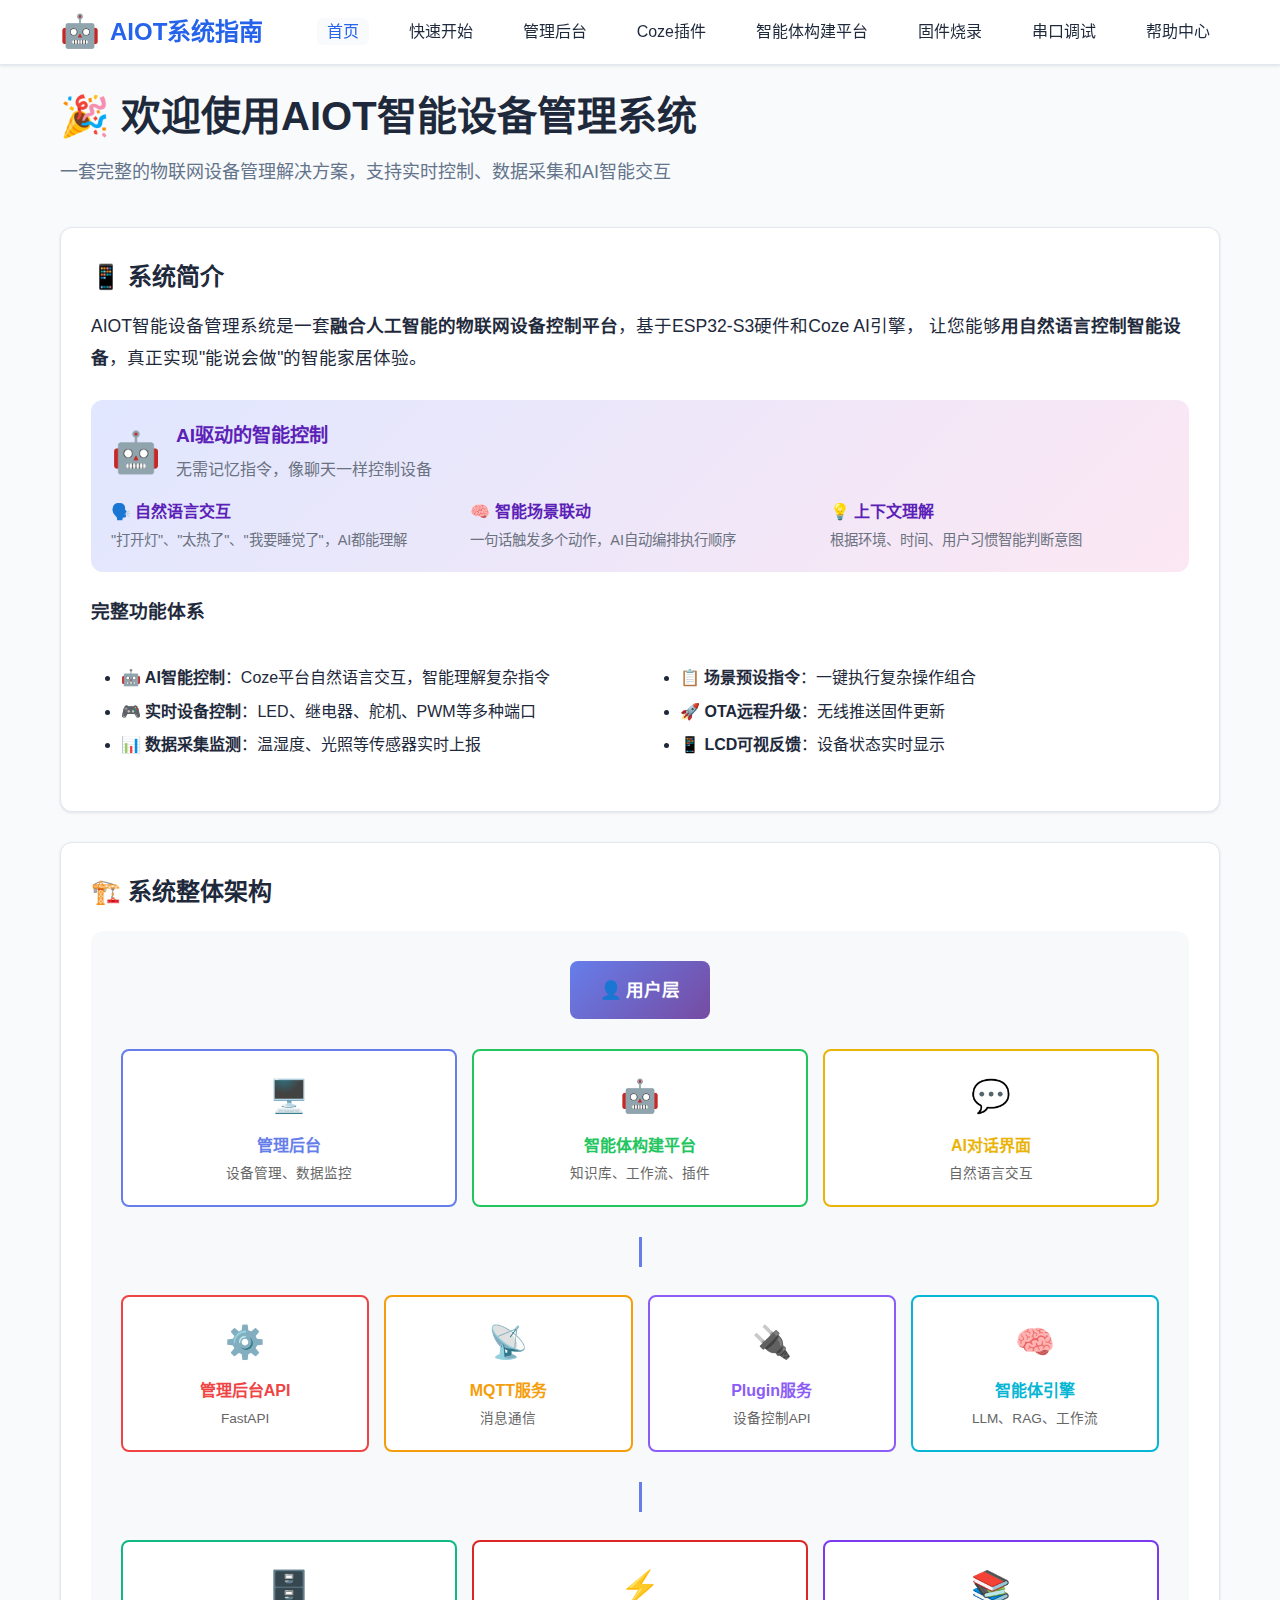
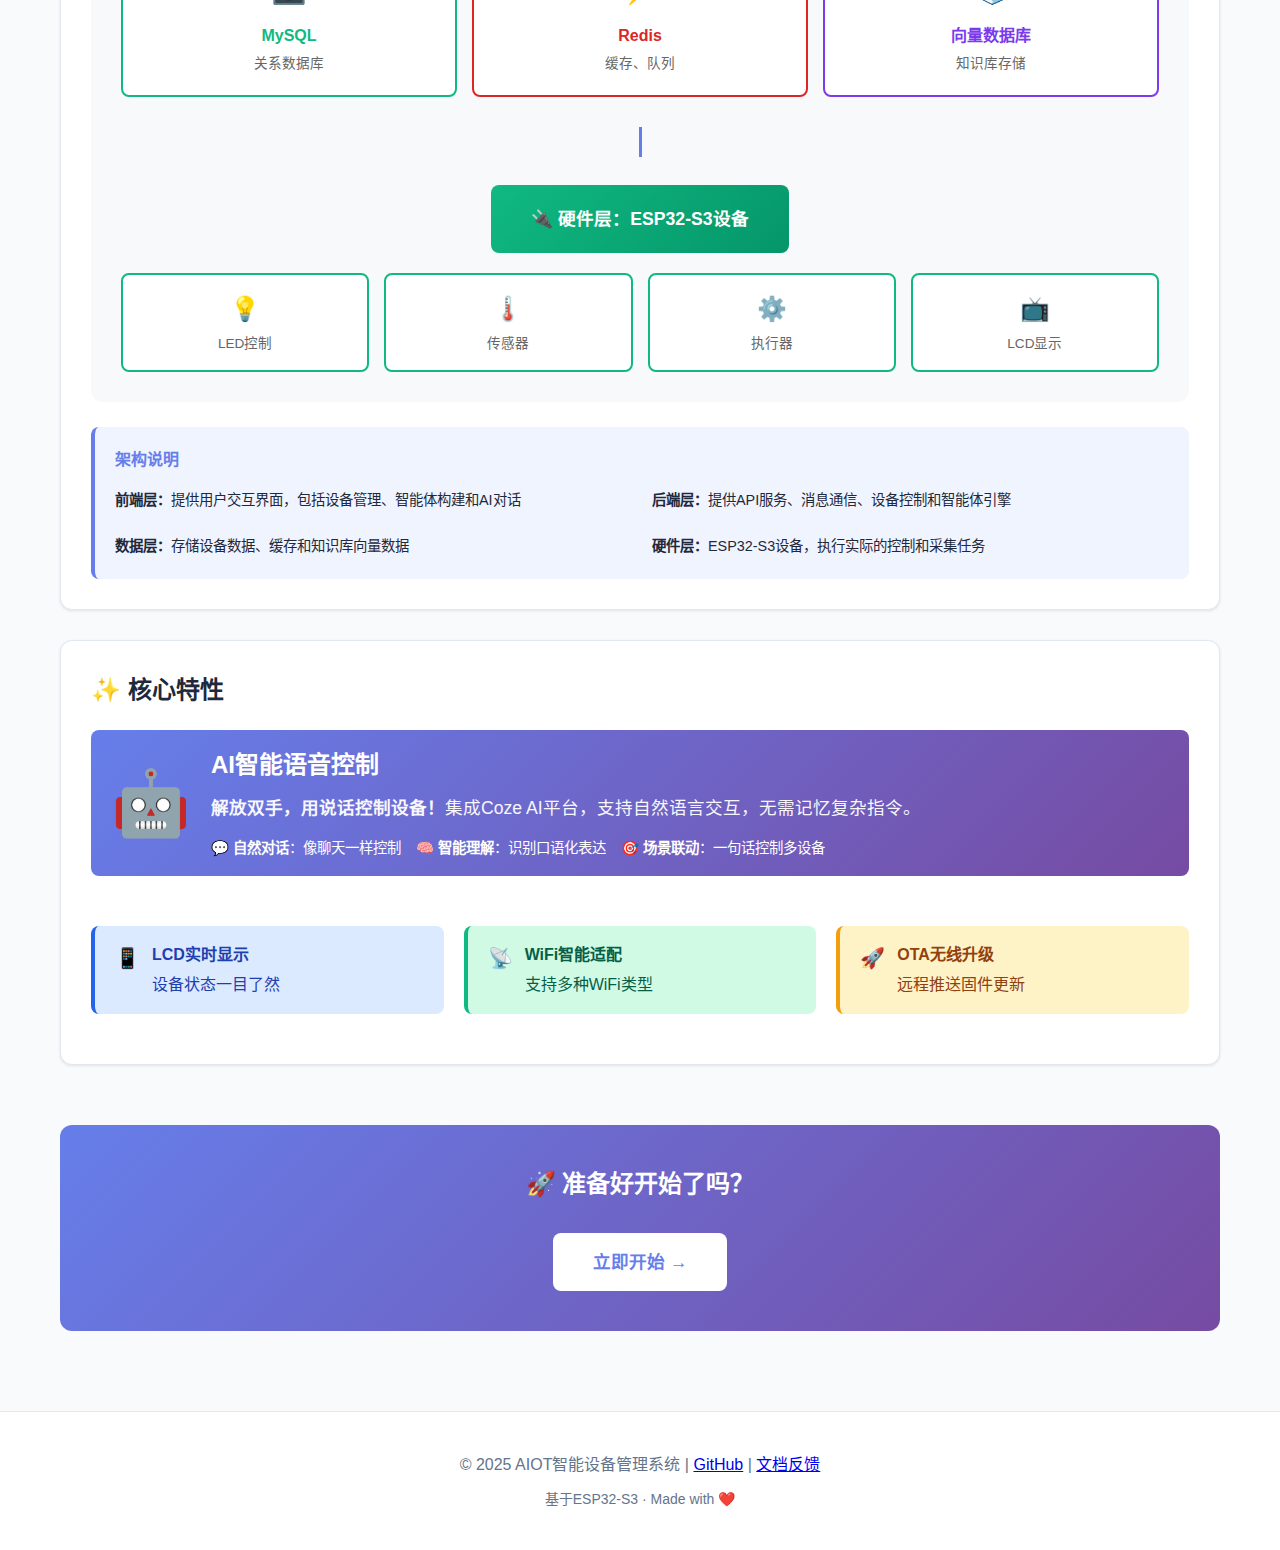
<file: docs/index.html>
<!DOCTYPE html>
<html lang="zh-CN">
<head>
    <meta charset="UTF-8">
    <meta name="viewport" content="width=device-width, initial-scale=1.0">
    <title>AIOT系统使用指南 - 首页</title>
    <meta name="description" content="AIOT智能设备管理系统完整使用指南，从入门到精通">
    <link rel="stylesheet" href="css/style.css">
</head>
<body>
    <!-- 导航栏 -->
    <nav class="navbar">
        <div class="nav-container">
            <a href="index.html" class="logo">
                <span class="logo-icon">🤖</span>
                <span>AIOT系统指南</span>
            </a>
            <button class="menu-toggle">☰</button>
            <ul class="nav-menu">
                <li><a href="index.html" class="active">首页</a></li>
                <li><a href="quick-start.html">快速开始</a></li>
                <li><a href="admin-panel.html">管理后台</a></li>
                <li><a href="ai-control.html">Coze插件</a></li>
                <li><a href="ai-creation.html">智能体构建平台</a></li>
                <li><a href="firmware-flash.html">固件烧录</a></li>
                <li><a href="serial-monitor.html">串口调试</a></li>
                <li><a href="troubleshooting.html">帮助中心</a></li>
            </ul>
        </div>
    </nav>

    <!-- 主内容 -->
    <div class="main-container">
        <!-- 页面头部 -->
        <div class="page-header fade-in">
            <h1 class="page-title">🎉 欢迎使用AIOT智能设备管理系统</h1>
            <p class="page-description">
                一套完整的物联网设备管理解决方案，支持实时控制、数据采集和AI智能交互
            </p>
        </div>

        <!-- 系统简介 -->
        <div class="card fade-in">
            <h2 class="card-title">📱 系统简介</h2>
            <div class="card-content">
                <p style="font-size: 1.1rem; line-height: 1.8; margin-bottom: 25px;">
                    AIOT智能设备管理系统是一套<strong>融合人工智能的物联网设备控制平台</strong>，基于ESP32-S3硬件和Coze AI引擎，
                    让您能够<strong>用自然语言控制智能设备</strong>，真正实现"能说会做"的智能家居体验。
                </p>
                
                <div style="background: linear-gradient(135deg, #e0e7ff 0%, #fce7f3 100%); padding: 20px; border-radius: 12px; margin-bottom: 25px;">
                    <div style="display: flex; align-items: center; gap: 15px; margin-bottom: 15px;">
                        <span style="font-size: 2.5rem;">🤖</span>
                        <div>
                            <div style="font-size: 1.2rem; font-weight: 600; color: #5b21b6;">AI驱动的智能控制</div>
                            <div style="color: #6b7280; margin-top: 5px;">无需记忆指令，像聊天一样控制设备</div>
                        </div>
                    </div>
                    <div style="display: flex; gap: 20px; flex-wrap: wrap;">
                        <div style="flex: 1; min-width: 200px;">
                            <strong style="color: #5b21b6;">🗣️ 自然语言交互</strong>
                            <p style="margin: 5px 0 0 0; font-size: 0.9rem; color: #6b7280;">
                                "打开灯"、"太热了"、"我要睡觉了"，AI都能理解
                            </p>
                        </div>
                        <div style="flex: 1; min-width: 200px;">
                            <strong style="color: #5b21b6;">🧠 智能场景联动</strong>
                            <p style="margin: 5px 0 0 0; font-size: 0.9rem; color: #6b7280;">
                                一句话触发多个动作，AI自动编排执行顺序
                            </p>
                        </div>
                        <div style="flex: 1; min-width: 200px;">
                            <strong style="color: #5b21b6;">💡 上下文理解</strong>
                            <p style="margin: 5px 0 0 0; font-size: 0.9rem; color: #6b7280;">
                                根据环境、时间、用户习惯智能判断意图
                            </p>
                        </div>
                    </div>
                </div>
                
                <h3 style="margin-bottom: 15px;">完整功能体系</h3>
                <div class="grid grid-2">
                    <ul>
                        <li><strong>🤖 AI智能控制</strong>：Coze平台自然语言交互，智能理解复杂指令</li>
                        <li><strong>🎮 实时设备控制</strong>：LED、继电器、舵机、PWM等多种端口</li>
                        <li><strong>📊 数据采集监测</strong>：温湿度、光照等传感器实时上报</li>
                    </ul>
                    <ul>
                        <li><strong>📋 场景预设指令</strong>：一键执行复杂操作组合</li>
                        <li><strong>🚀 OTA远程升级</strong>：无线推送固件更新</li>
                        <li><strong>📱 LCD可视反馈</strong>：设备状态实时显示</li>
                    </ul>
                </div>
            </div>
        </div>

        <!-- 系统架构 -->
        <div class="card fade-in">
            <h2 class="card-title">🏗️ 系统整体架构</h2>
            <div class="card-content">
                <div style="overflow-x: auto; margin: 20px 0;">
                    <div style="min-width: 800px; padding: 30px; background: #f8f9fa; border-radius: 12px;">
                        <!-- 用户层 -->
                        <div style="text-align: center; margin-bottom: 30px;">
                            <div style="display: inline-block; padding: 15px 30px; background: linear-gradient(135deg, #667eea 0%, #764ba2 100%); color: white; border-radius: 8px; font-weight: 600; font-size: 1.1rem;">
                                👤 用户层
                            </div>
                        </div>

                        <!-- 前端应用层 -->
                        <div style="display: grid; grid-template-columns: repeat(3, 1fr); gap: 15px; margin-bottom: 30px;">
                            <div style="background: white; border: 2px solid #667eea; border-radius: 8px; padding: 20px; text-align: center;">
                                <div style="font-size: 2rem; margin-bottom: 10px;">🖥️</div>
                                <div style="font-weight: 600; color: #667eea; margin-bottom: 5px;">管理后台</div>
                                <div style="font-size: 0.85rem; color: #666;">设备管理、数据监控</div>
                            </div>
                            <div style="background: white; border: 2px solid #22c55e; border-radius: 8px; padding: 20px; text-align: center;">
                                <div style="font-size: 2rem; margin-bottom: 10px;">🤖</div>
                                <div style="font-weight: 600; color: #22c55e; margin-bottom: 5px;">智能体构建平台</div>
                                <div style="font-size: 0.85rem; color: #666;">知识库、工作流、插件</div>
                            </div>
                            <div style="background: white; border: 2px solid #eab308; border-radius: 8px; padding: 20px; text-align: center;">
                                <div style="font-size: 2rem; margin-bottom: 10px;">💬</div>
                                <div style="font-weight: 600; color: #eab308; margin-bottom: 5px;">AI对话界面</div>
                                <div style="font-size: 0.85rem; color: #666;">自然语言交互</div>
                            </div>
                        </div>

                        <!-- 连接线 -->
                        <div style="text-align: center; margin: 20px 0;">
                            <div style="display: inline-block; width: 3px; height: 30px; background: #667eea;"></div>
                        </div>

                        <!-- 后端服务层 -->
                        <div style="display: grid; grid-template-columns: repeat(4, 1fr); gap: 15px; margin-bottom: 30px;">
                            <div style="background: white; border: 2px solid #ef4444; border-radius: 8px; padding: 20px; text-align: center;">
                                <div style="font-size: 2rem; margin-bottom: 10px;">⚙️</div>
                                <div style="font-weight: 600; color: #ef4444; margin-bottom: 5px;">管理后台API</div>
                                <div style="font-size: 0.85rem; color: #666;">FastAPI</div>
                            </div>
                            <div style="background: white; border: 2px solid #f59e0b; border-radius: 8px; padding: 20px; text-align: center;">
                                <div style="font-size: 2rem; margin-bottom: 10px;">📡</div>
                                <div style="font-weight: 600; color: #f59e0b; margin-bottom: 5px;">MQTT服务</div>
                                <div style="font-size: 0.85rem; color: #666;">消息通信</div>
                            </div>
                            <div style="background: white; border: 2px solid #8b5cf6; border-radius: 8px; padding: 20px; text-align: center;">
                                <div style="font-size: 2rem; margin-bottom: 10px;">🔌</div>
                                <div style="font-weight: 600; color: #8b5cf6; margin-bottom: 5px;">Plugin服务</div>
                                <div style="font-size: 0.85rem; color: #666;">设备控制API</div>
                            </div>
                            <div style="background: white; border: 2px solid #06b6d4; border-radius: 8px; padding: 20px; text-align: center;">
                                <div style="font-size: 2rem; margin-bottom: 10px;">🧠</div>
                                <div style="font-weight: 600; color: #06b6d4; margin-bottom: 5px;">智能体引擎</div>
                                <div style="font-size: 0.85rem; color: #666;">LLM、RAG、工作流</div>
                            </div>
                        </div>

                        <!-- 连接线 -->
                        <div style="text-align: center; margin: 20px 0;">
                            <div style="display: inline-block; width: 3px; height: 30px; background: #667eea;"></div>
                        </div>

                        <!-- 数据层 -->
                        <div style="display: grid; grid-template-columns: repeat(3, 1fr); gap: 15px; margin-bottom: 30px;">
                            <div style="background: white; border: 2px solid #10b981; border-radius: 8px; padding: 20px; text-align: center;">
                                <div style="font-size: 2rem; margin-bottom: 10px;">🗄️</div>
                                <div style="font-weight: 600; color: #10b981; margin-bottom: 5px;">MySQL</div>
                                <div style="font-size: 0.85rem; color: #666;">关系数据库</div>
                            </div>
                            <div style="background: white; border: 2px solid #dc2626; border-radius: 8px; padding: 20px; text-align: center;">
                                <div style="font-size: 2rem; margin-bottom: 10px;">⚡</div>
                                <div style="font-weight: 600; color: #dc2626; margin-bottom: 5px;">Redis</div>
                                <div style="font-size: 0.85rem; color: #666;">缓存、队列</div>
                            </div>
                            <div style="background: white; border: 2px solid #7c3aed; border-radius: 8px; padding: 20px; text-align: center;">
                                <div style="font-size: 2rem; margin-bottom: 10px;">📚</div>
                                <div style="font-weight: 600; color: #7c3aed; margin-bottom: 5px;">向量数据库</div>
                                <div style="font-size: 0.85rem; color: #666;">知识库存储</div>
                            </div>
                        </div>

                        <!-- 连接线 -->
                        <div style="text-align: center; margin: 20px 0;">
                            <div style="display: inline-block; width: 3px; height: 30px; background: #667eea;"></div>
                        </div>

                        <!-- 硬件层 -->
                        <div style="text-align: center;">
                            <div style="display: inline-block; padding: 20px 40px; background: linear-gradient(135deg, #10b981 0%, #059669 100%); color: white; border-radius: 8px; font-weight: 600; font-size: 1.1rem;">
                                🔌 硬件层：ESP32-S3设备
                            </div>
                            <div style="margin-top: 20px; display: grid; grid-template-columns: repeat(4, 1fr); gap: 15px;">
                                <div style="background: white; border: 2px solid #10b981; border-radius: 8px; padding: 15px; text-align: center;">
                                    <div style="font-size: 1.5rem; margin-bottom: 5px;">💡</div>
                                    <div style="font-size: 0.85rem; color: #666;">LED控制</div>
                                </div>
                                <div style="background: white; border: 2px solid #10b981; border-radius: 8px; padding: 15px; text-align: center;">
                                    <div style="font-size: 1.5rem; margin-bottom: 5px;">🌡️</div>
                                    <div style="font-size: 0.85rem; color: #666;">传感器</div>
                                </div>
                                <div style="background: white; border: 2px solid #10b981; border-radius: 8px; padding: 15px; text-align: center;">
                                    <div style="font-size: 1.5rem; margin-bottom: 5px;">⚙️</div>
                                    <div style="font-size: 0.85rem; color: #666;">执行器</div>
                                </div>
                                <div style="background: white; border: 2px solid #10b981; border-radius: 8px; padding: 15px; text-align: center;">
                                    <div style="font-size: 1.5rem; margin-bottom: 5px;">📺</div>
                                    <div style="font-size: 0.85rem; color: #666;">LCD显示</div>
                                </div>
                            </div>
                        </div>
                    </div>
                </div>

                <div style="margin-top: 25px; padding: 20px; background: #f0f4ff; border-radius: 8px; border-left: 4px solid #667eea;">
                    <h4 style="margin: 0 0 15px 0; color: #667eea;">架构说明</h4>
                    <div class="grid grid-2" style="font-size: 0.9rem; line-height: 1.8;">
                        <div>
                            <strong>前端层：</strong>提供用户交互界面，包括设备管理、智能体构建和AI对话
                        </div>
                        <div>
                            <strong>后端层：</strong>提供API服务、消息通信、设备控制和智能体引擎
                        </div>
                        <div>
                            <strong>数据层：</strong>存储设备数据、缓存和知识库向量数据
                        </div>
                        <div>
                            <strong>硬件层：</strong>ESP32-S3设备，执行实际的控制和采集任务
                        </div>
                    </div>
                </div>
            </div>
        </div>

        <!-- 核心特性 -->
        <div class="card fade-in">
            <h2 class="card-title">✨ 核心特性</h2>
            <div class="card-content">
                <!-- 主打特性：AI智能控制 -->
                <div class="alert" style="background: linear-gradient(135deg, #667eea 0%, #764ba2 100%); border: none; margin-bottom: 30px;">
                    <div style="display: flex; align-items: center; gap: 20px;">
                        <div style="font-size: 4rem;">🤖</div>
                        <div style="flex: 1; color: white;">
                            <div style="font-size: 1.5rem; font-weight: 600; margin-bottom: 10px;">AI智能语音控制</div>
                            <p style="margin: 0; font-size: 1.1rem; line-height: 1.6; opacity: 0.95;">
                                <strong>解放双手，用说话控制设备！</strong>集成Coze AI平台，支持自然语言交互，无需记忆复杂指令。
                            </p>
                            <div style="margin-top: 15px; display: flex; gap: 15px; flex-wrap: wrap; font-size: 0.9rem;">
                                <div>💬 <strong>自然对话</strong>：像聊天一样控制</div>
                                <div>🧠 <strong>智能理解</strong>：识别口语化表达</div>
                                <div>🎯 <strong>场景联动</strong>：一句话控制多设备</div>
                            </div>
                        </div>
                    </div>
                </div>


                <!-- 其他特性 -->
                <div class="grid grid-3" style="margin-top: 20px;">
                    <div class="alert alert-info">
                        <div class="alert-icon">📱</div>
                        <div class="alert-content">
                            <div class="alert-title">LCD实时显示</div>
                            <p>设备状态一目了然</p>
                        </div>
                    </div>
                    <div class="alert alert-success">
                        <div class="alert-icon">📡</div>
                        <div class="alert-content">
                            <div class="alert-title">WiFi智能适配</div>
                            <p>支持多种WiFi类型</p>
                        </div>
                    </div>
                    <div class="alert alert-warning">
                        <div class="alert-icon">🚀</div>
                        <div class="alert-content">
                            <div class="alert-title">OTA无线升级</div>
                            <p>远程推送固件更新</p>
                        </div>
                    </div>
                </div>
            </div>
        </div>



        <!-- 行动号召 -->
        <div style="text-align: center; margin: 60px 0; padding: 40px; background: linear-gradient(135deg, #667eea 0%, #764ba2 100%); border-radius: 12px; color: white;">
            <h2 style="color: white; margin-bottom: 20px;">🚀 准备好开始了吗？</h2>
            <p style="font-size: 1.2rem; margin-bottom: 30px; opacity: 0.9;">
                
            </p>
            <a href="quick-start.html" class="btn btn-primary" style="background: white; color: #667eea; font-size: 1.1rem; padding: 15px 40px;">
                立即开始 →
            </a>
        </div>
    </div>

    <!-- 页脚 -->
    <footer class="footer">
        <div class="footer-content">
            <p>© 2025 AIOT智能设备管理系统 | <a href="#">GitHub</a> | <a href="#">文档反馈</a></p>
            <p style="margin-top: 10px; font-size: 0.875rem;">
                基于ESP32-S3 · Made with ❤️
            </p>
        </div>
    </footer>

    <script src="js/main.js"></script>
</body>
</html>
</file>
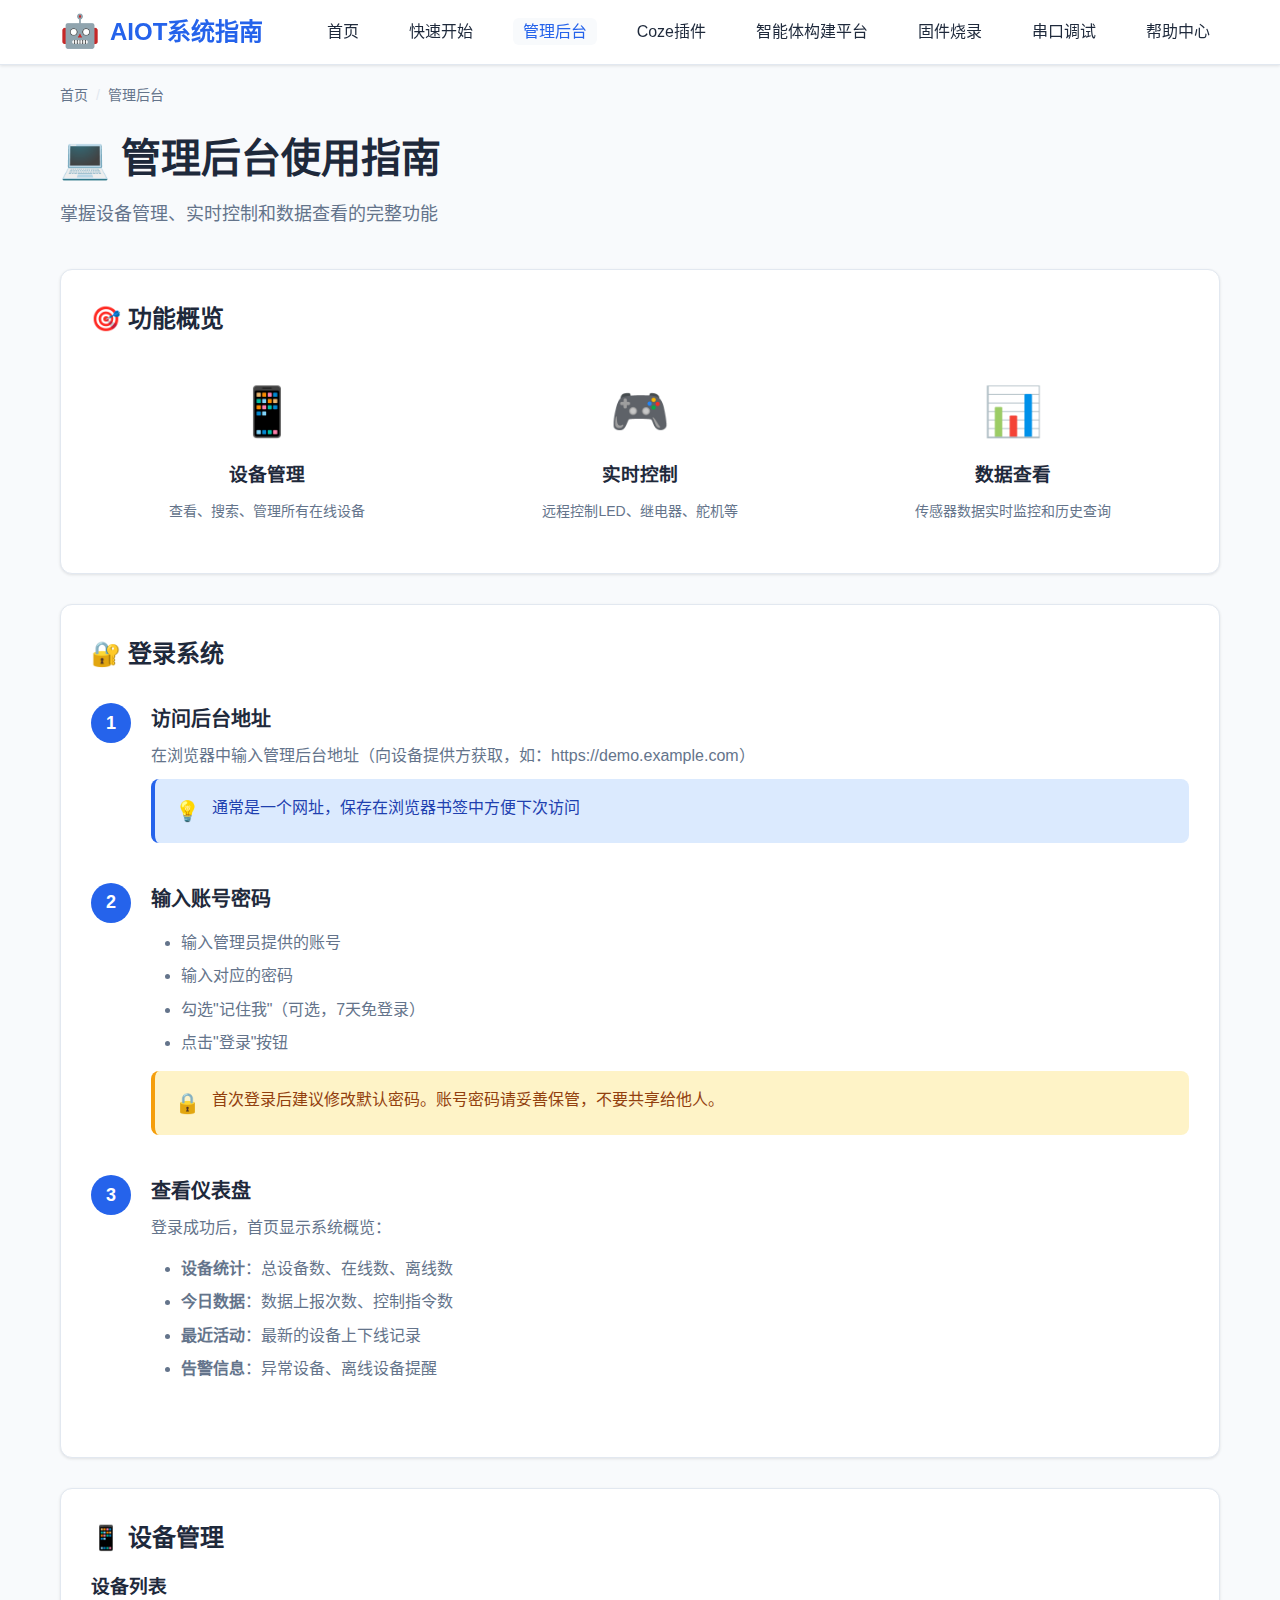
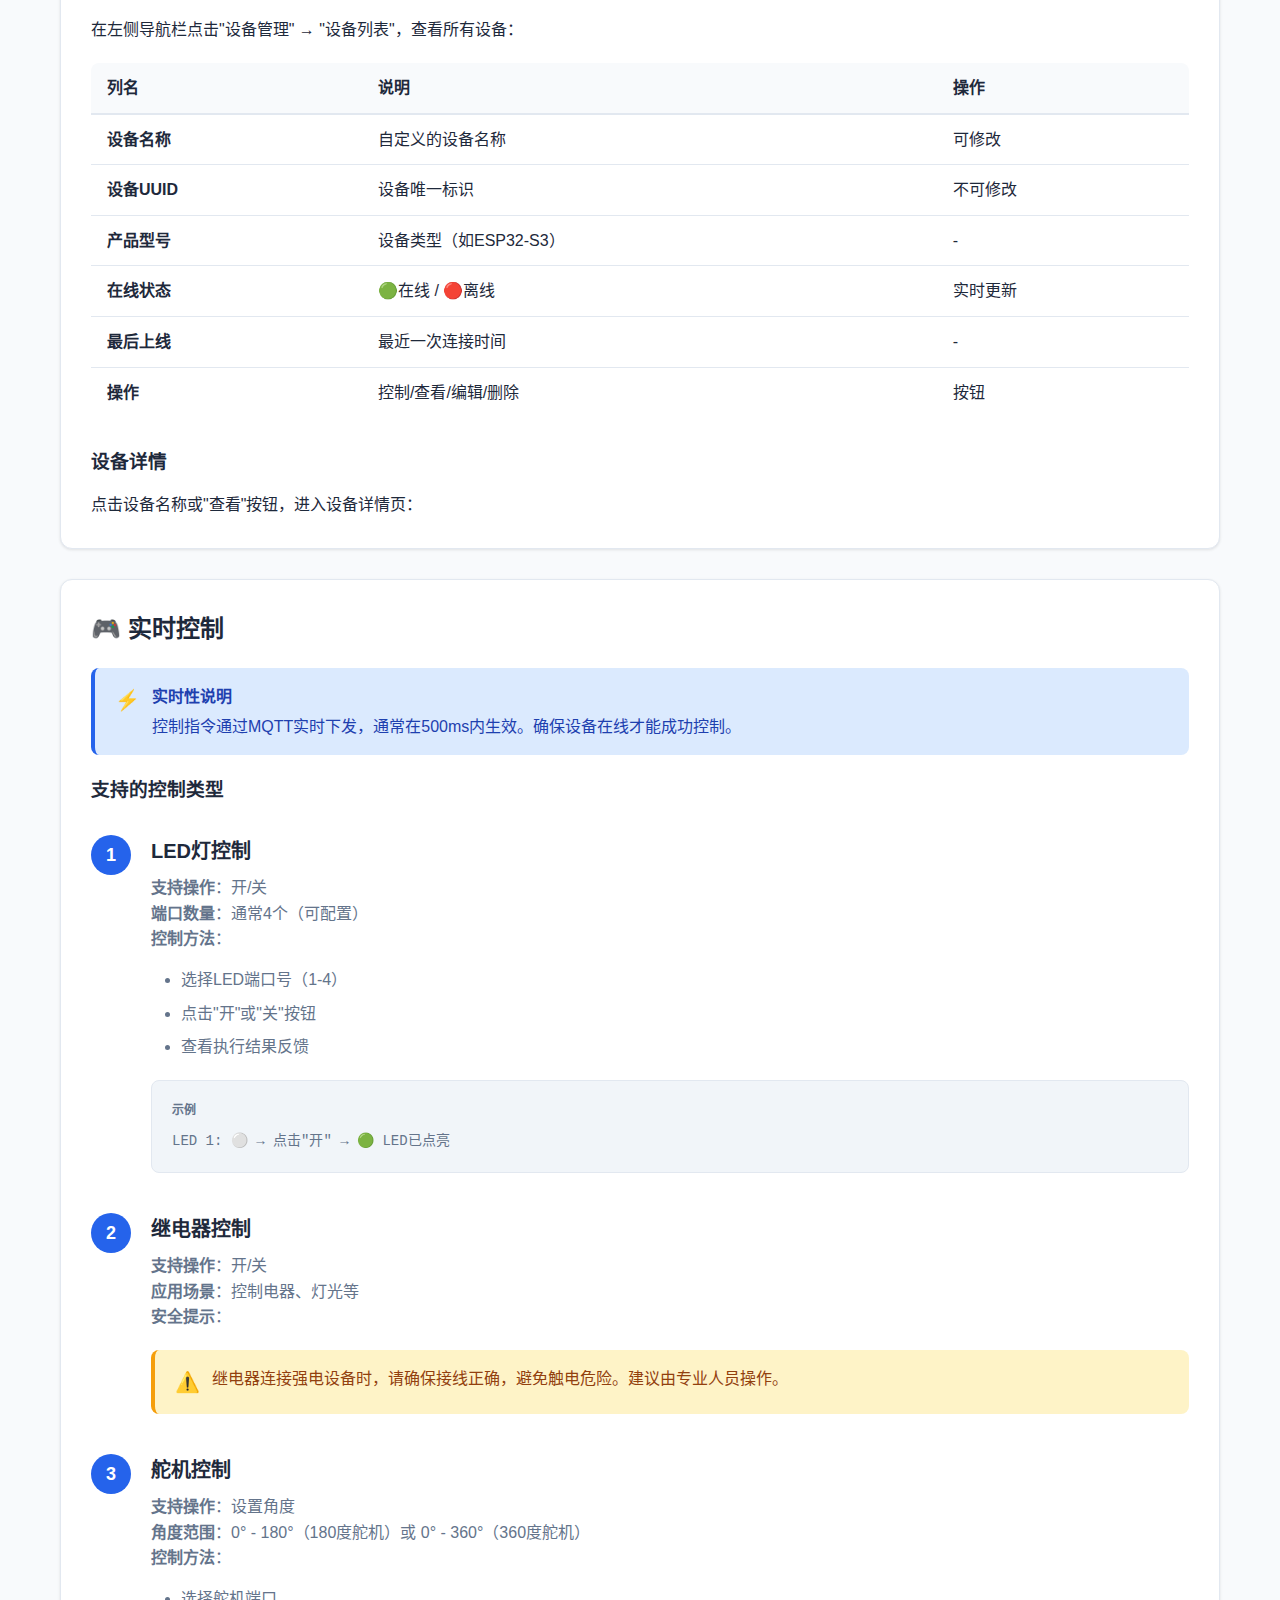
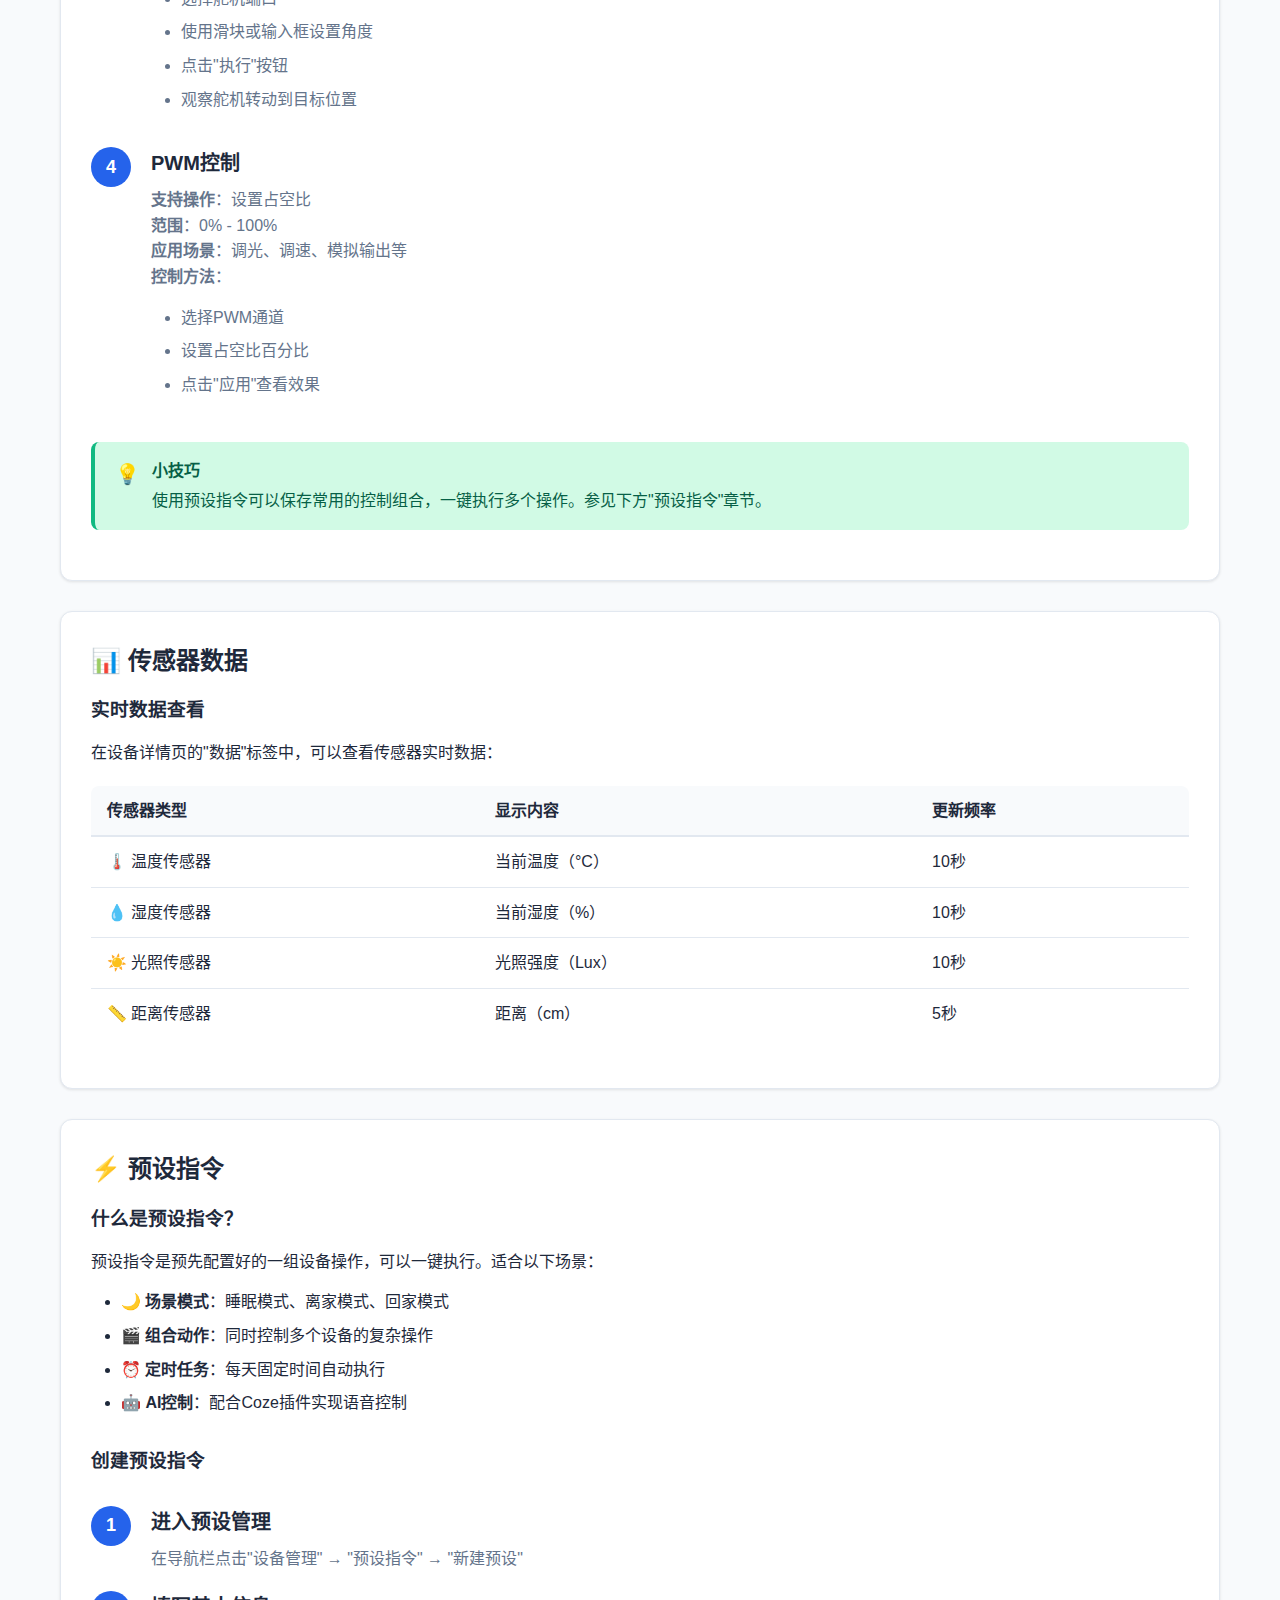
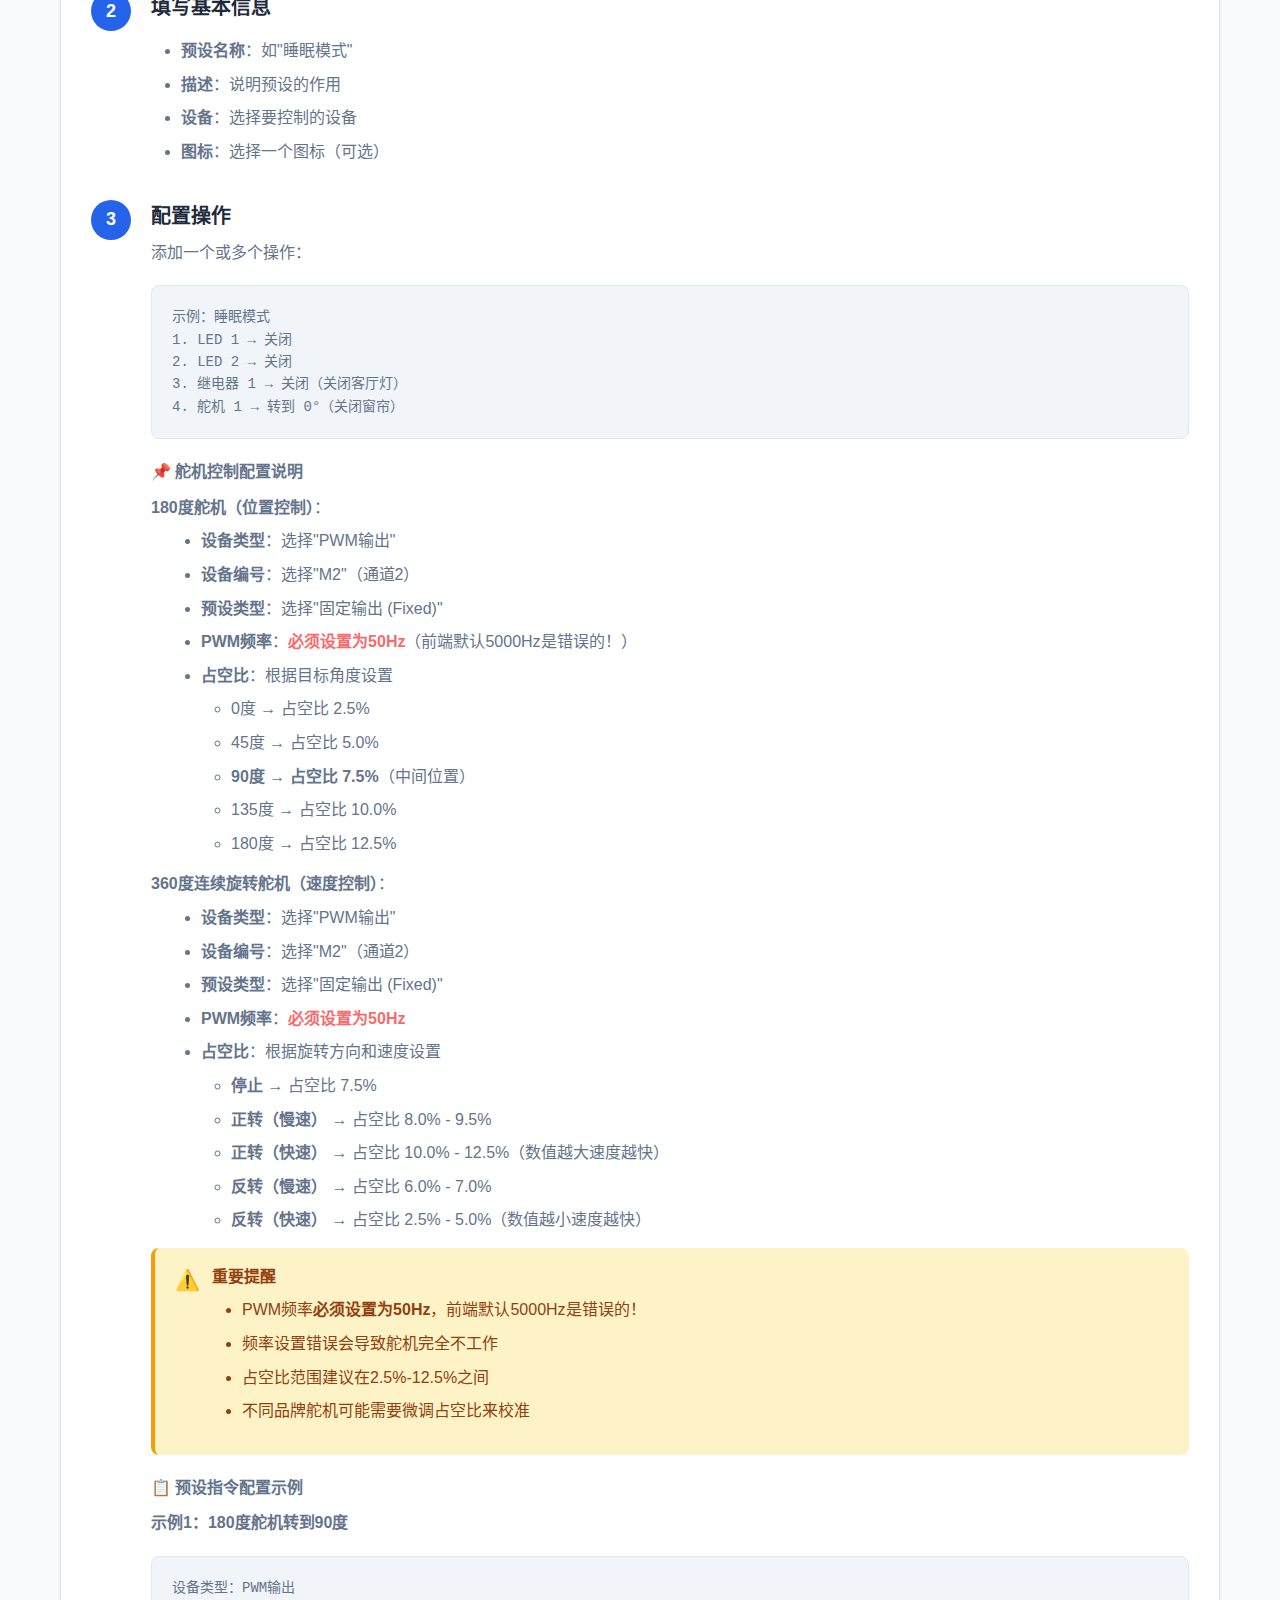
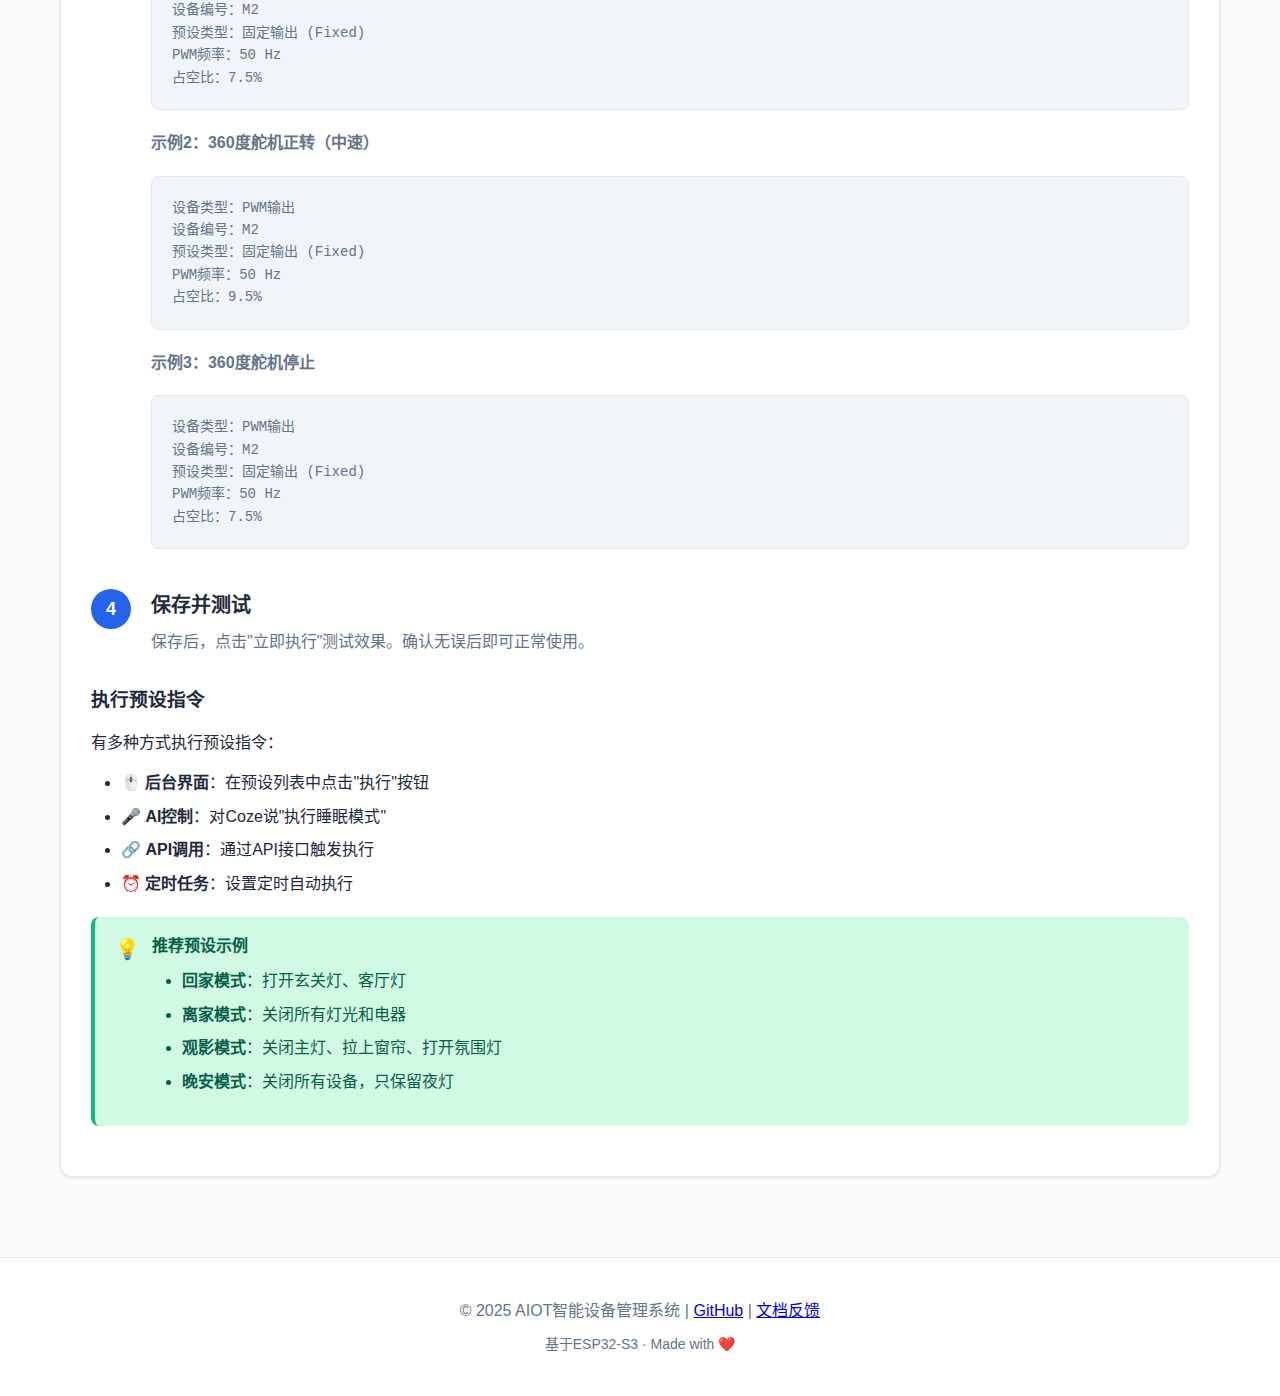
<file: docs/admin-panel.html>
<!DOCTYPE html>
<html lang="zh-CN">
<head>
    <meta charset="UTF-8">
    <meta name="viewport" content="width=device-width, initial-scale=1.0">
    <title>管理后台使用 - AIOT系统使用指南</title>
    <meta name="description" content="AIOT管理后台完整使用指南，设备管理、实时控制、数据查看">
    <link rel="stylesheet" href="css/style.css">
</head>
<body>
    <!-- 导航栏 -->
    <nav class="navbar">
        <div class="nav-container">
            <a href="index.html" class="logo">
                <span class="logo-icon">🤖</span>
                <span>AIOT系统指南</span>
            </a>
            <button class="menu-toggle">☰</button>
            <ul class="nav-menu">
                <li><a href="index.html">首页</a></li>
                <li><a href="quick-start.html">快速开始</a></li>
                <li><a href="admin-panel.html" class="active">管理后台</a></li>
                <li><a href="ai-control.html">Coze插件</a></li>
                <li><a href="ai-creation.html">智能体构建平台</a></li>
                <li><a href="firmware-flash.html">固件烧录</a></li>
                <li><a href="serial-monitor.html">串口调试</a></li>
                <li><a href="troubleshooting.html">帮助中心</a></li>
            </ul>
        </div>
    </nav>

    <!-- 主内容 -->
    <div class="main-container">
        <!-- 面包屑 -->
        <div class="breadcrumb">
            <a href="index.html">首页</a>
            <span class="breadcrumb-separator">/</span>
            <span>管理后台</span>
        </div>

        <!-- 页面头部 -->
        <div class="page-header fade-in">
            <h1 class="page-title">💻 管理后台使用指南</h1>
            <p class="page-description">
                掌握设备管理、实时控制和数据查看的完整功能
            </p>
        </div>

        <!-- 功能概览 -->
        <div class="card fade-in">
            <h2 class="card-title">🎯 功能概览</h2>
            <div class="card-content">
                <div class="grid grid-3">
                    <div style="text-align: center; padding: 20px;">
                        <div style="font-size: 3rem; margin-bottom: 10px;">📱</div>
                        <h3 style="margin-bottom: 10px;">设备管理</h3>
                        <p style="color: var(--text-light); font-size: 0.875rem;">
                            查看、搜索、管理所有在线设备
                        </p>
                    </div>
                    <div style="text-align: center; padding: 20px;">
                        <div style="font-size: 3rem; margin-bottom: 10px;">🎮</div>
                        <h3 style="margin-bottom: 10px;">实时控制</h3>
                        <p style="color: var(--text-light); font-size: 0.875rem;">
                            远程控制LED、继电器、舵机等
                        </p>
                    </div>
                    <div style="text-align: center; padding: 20px;">
                        <div style="font-size: 3rem; margin-bottom: 10px;">📊</div>
                        <h3 style="margin-bottom: 10px;">数据查看</h3>
                        <p style="color: var(--text-light); font-size: 0.875rem;">
                            传感器数据实时监控和历史查询
                        </p>
                    </div>
                </div>
            </div>
        </div>

        <!-- 登录系统 -->
        <div class="card fade-in" id="登录系统">
            <h2 class="card-title">🔐 登录系统</h2>
            <div class="card-content">
                <div class="steps">
                    <div class="step">
                        <div class="step-number">1</div>
                        <div class="step-content">
                            <div class="step-title">访问后台地址</div>
                            <div class="step-description">
                                <p>在浏览器中输入管理后台地址（向设备提供方获取，如：https://demo.example.com）</p>
                                <div class="alert alert-info" style="margin-top: 10px;">
                                    <div class="alert-icon">💡</div>
                                    <div class="alert-content">
                                        <p>通常是一个网址，保存在浏览器书签中方便下次访问</p>
                                    </div>
                                </div>
                            </div>
                        </div>
                    </div>

                    <div class="step">
                        <div class="step-number">2</div>
                        <div class="step-content">
                            <div class="step-title">输入账号密码</div>
                            <div class="step-description">
                                <ul>
                                    <li>输入管理员提供的账号</li>
                                    <li>输入对应的密码</li>
                                    <li>勾选"记住我"（可选，7天免登录）</li>
                                    <li>点击"登录"按钮</li>
                                </ul>
                                <div class="alert alert-warning" style="margin-top: 10px;">
                                    <div class="alert-icon">🔒</div>
                                    <div class="alert-content">
                                        <p>首次登录后建议修改默认密码。账号密码请妥善保管，不要共享给他人。</p>
                                    </div>
                                </div>
                            </div>
                        </div>
                    </div>

                    <div class="step">
                        <div class="step-number">3</div>
                        <div class="step-content">
                            <div class="step-title">查看仪表盘</div>
                            <div class="step-description">
                                <p>登录成功后，首页显示系统概览：</p>
                                <ul>
                                    <li><strong>设备统计</strong>：总设备数、在线数、离线数</li>
                                    <li><strong>今日数据</strong>：数据上报次数、控制指令数</li>
                                    <li><strong>最近活动</strong>：最新的设备上下线记录</li>
                                    <li><strong>告警信息</strong>：异常设备、离线设备提醒</li>
                                </ul>
                            </div>
                        </div>
                    </div>
                </div>
            </div>
        </div>

        <!-- 设备管理 -->
        <div class="card fade-in" id="设备管理">
            <h2 class="card-title">📱 设备管理</h2>
            <div class="card-content">
                <h3 style="margin-bottom: 15px;">设备列表</h3>
                <p>在左侧导航栏点击"设备管理" → "设备列表"，查看所有设备：</p>
                
                <table style="margin: 20px 0;">
                    <thead>
                        <tr>
                            <th>列名</th>
                            <th>说明</th>
                            <th>操作</th>
                        </tr>
                    </thead>
                    <tbody>
                        <tr>
                            <td><strong>设备名称</strong></td>
                            <td>自定义的设备名称</td>
                            <td>可修改</td>
                        </tr>
                        <tr>
                            <td><strong>设备UUID</strong></td>
                            <td>设备唯一标识</td>
                            <td>不可修改</td>
                        </tr>
                        <tr>
                            <td><strong>产品型号</strong></td>
                            <td>设备类型（如ESP32-S3）</td>
                            <td>-</td>
                        </tr>
                        <tr>
                            <td><strong>在线状态</strong></td>
                            <td>🟢在线 / 🔴离线</td>
                            <td>实时更新</td>
                        </tr>
                        <tr>
                            <td><strong>最后上线</strong></td>
                            <td>最近一次连接时间</td>
                            <td>-</td>
                        </tr>
                        <tr>
                            <td><strong>操作</strong></td>
                            <td>控制/查看/编辑/删除</td>
                            <td>按钮</td>
                        </tr>
                    </tbody>
                </table>


                <h3 style="margin: 30px 0 15px;">设备详情</h3>
                <p>点击设备名称或"查看"按钮，进入设备详情页：</p>
            </div>
        </div>

        <!-- 实时控制 -->
        <div class="card fade-in" id="实时控制">
            <h2 class="card-title">🎮 实时控制</h2>
            <div class="card-content">
                <div class="alert alert-info">
                    <div class="alert-icon">⚡</div>
                    <div class="alert-content">
                        <div class="alert-title">实时性说明</div>
                        <p>控制指令通过MQTT实时下发，通常在500ms内生效。确保设备在线才能成功控制。</p>
                    </div>
                </div>

                <h3 style="margin: 20px 0 15px;">支持的控制类型</h3>
                
                <div class="steps">
                    <div class="step">
                        <div class="step-number">1</div>
                        <div class="step-content">
                            <div class="step-title">LED灯控制</div>
                            <div class="step-description">
                                <p><strong>支持操作</strong>：开/关</p>
                                <p><strong>端口数量</strong>：通常4个（可配置）</p>
                                <p><strong>控制方法</strong>：</p>
                                <ul>
                                    <li>选择LED端口号（1-4）</li>
                                    <li>点击"开"或"关"按钮</li>
                                    <li>查看执行结果反馈</li>
                                </ul>
                                <div class="code-block">
                                    <div class="code-header">
                                        <span class="code-language">示例</span>
                                    </div>
                                    <pre>LED 1: ⚪ → 点击"开" → 🟢 LED已点亮</pre>
                                </div>
                            </div>
                        </div>
                    </div>

                    <div class="step">
                        <div class="step-number">2</div>
                        <div class="step-content">
                            <div class="step-title">继电器控制</div>
                            <div class="step-description">
                                <p><strong>支持操作</strong>：开/关</p>
                                <p><strong>应用场景</strong>：控制电器、灯光等</p>
                                <p><strong>安全提示</strong>：</p>
                                <div class="alert alert-warning">
                                    <div class="alert-icon">⚠️</div>
                                    <div class="alert-content">
                                        <p>继电器连接强电设备时，请确保接线正确，避免触电危险。建议由专业人员操作。</p>
                                    </div>
                                </div>
                            </div>
                        </div>
                    </div>

                    <div class="step">
                        <div class="step-number">3</div>
                        <div class="step-content">
                            <div class="step-title">舵机控制</div>
                            <div class="step-description">
                                <p><strong>支持操作</strong>：设置角度</p>
                                <p><strong>角度范围</strong>：0° - 180°（180度舵机）或 0° - 360°（360度舵机）</p>
                                <p><strong>控制方法</strong>：</p>
                                <ul>
                                    <li>选择舵机端口</li>
                                    <li>使用滑块或输入框设置角度</li>
                                    <li>点击"执行"按钮</li>
                                    <li>观察舵机转动到目标位置</li>
                                </ul>
                            </div>
                        </div>
                    </div>

                    <div class="step">
                        <div class="step-number">4</div>
                        <div class="step-content">
                            <div class="step-title">PWM控制</div>
                            <div class="step-description">
                                <p><strong>支持操作</strong>：设置占空比</p>
                                <p><strong>范围</strong>：0% - 100%</p>
                                <p><strong>应用场景</strong>：调光、调速、模拟输出等</p>
                                <p><strong>控制方法</strong>：</p>
                                <ul>
                                    <li>选择PWM通道</li>
                                    <li>设置占空比百分比</li>
                                    <li>点击"应用"查看效果</li>
                                </ul>
                            </div>
                        </div>
                    </div>
                </div>

            

                <div class="alert alert-success" style="margin-top: 20px;">
                    <div class="alert-icon">💡</div>
                    <div class="alert-content">
                        <div class="alert-title">小技巧</div>
                        <p>使用预设指令可以保存常用的控制组合，一键执行多个操作。参见下方"预设指令"章节。</p>
                    </div>
                </div>
            </div>
        </div>

        <!-- 传感器数据 -->
        <div class="card fade-in" id="传感器数据">
            <h2 class="card-title">📊 传感器数据</h2>
            <div class="card-content">
                <h3 style="margin-bottom: 15px;">实时数据查看</h3>
                <p>在设备详情页的"数据"标签中，可以查看传感器实时数据：</p>
                
                <table style="margin: 20px 0;">
                    <thead>
                        <tr>
                            <th>传感器类型</th>
                            <th>显示内容</th>
                            <th>更新频率</th>
                        </tr>
                    </thead>
                    <tbody>
                        <tr>
                            <td>🌡️ 温度传感器</td>
                            <td>当前温度（°C）</td>
                            <td>10秒</td>
                        </tr>
                        <tr>
                            <td>💧 湿度传感器</td>
                            <td>当前湿度（%）</td>
                            <td>10秒</td>
                        </tr>
                        <tr>
                            <td>☀️ 光照传感器</td>
                            <td>光照强度（Lux）</td>
                            <td>10秒</td>
                        </tr>
                        <tr>
                            <td>📏 距离传感器</td>
                            <td>距离（cm）</td>
                            <td>5秒</td>
                        </tr>
                    </tbody>
                </table>

            </div>
        </div>

        <!-- 预设指令 -->
        <div class="card fade-in" id="预设指令">
            <h2 class="card-title">⚡ 预设指令</h2>
            <div class="card-content">
                <h3 style="margin-bottom: 15px;">什么是预设指令？</h3>
                <p>预设指令是预先配置好的一组设备操作，可以一键执行。适合以下场景：</p>
                <ul>
                    <li>🌙 <strong>场景模式</strong>：睡眠模式、离家模式、回家模式</li>
                    <li>🎬 <strong>组合动作</strong>：同时控制多个设备的复杂操作</li>
                    <li>⏰ <strong>定时任务</strong>：每天固定时间自动执行</li>
                    <li>🤖 <strong>AI控制</strong>：配合Coze插件实现语音控制</li>
                </ul>

                <h3 style="margin: 30px 0 15px;">创建预设指令</h3>
                <div class="steps">
                    <div class="step">
                        <div class="step-number">1</div>
                        <div class="step-content">
                            <div class="step-title">进入预设管理</div>
                            <div class="step-description">
                                <p>在导航栏点击"设备管理" → "预设指令" → "新建预设"</p>
                            </div>
                        </div>
                    </div>

                    <div class="step">
                        <div class="step-number">2</div>
                        <div class="step-content">
                            <div class="step-title">填写基本信息</div>
                            <div class="step-description">
                                <ul>
                                    <li><strong>预设名称</strong>：如"睡眠模式"</li>
                                    <li><strong>描述</strong>：说明预设的作用</li>
                                    <li><strong>设备</strong>：选择要控制的设备</li>
                                    <li><strong>图标</strong>：选择一个图标（可选）</li>
                                </ul>
                            </div>
                        </div>
                    </div>

                    <div class="step">
                        <div class="step-number">3</div>
                        <div class="step-content">
                            <div class="step-title">配置操作</div>
                            <div class="step-description">
                                <p>添加一个或多个操作：</p>
                                <div class="code-block">
                                    <pre>示例：睡眠模式
1. LED 1 → 关闭
2. LED 2 → 关闭
3. 继电器 1 → 关闭（关闭客厅灯）
4. 舵机 1 → 转到 0°（关闭窗帘）</pre>
                                </div>
                                
                                <h4 style="margin-top: 20px; margin-bottom: 10px;">📌 舵机控制配置说明</h4>
                                
                                <p><strong>180度舵机（位置控制）</strong>：</p>
                                <ul style="margin-left: 20px; margin-top: 8px;">
                                    <li><strong>设备类型</strong>：选择"PWM输出"</li>
                                    <li><strong>设备编号</strong>：选择"M2"（通道2）</li>
                                    <li><strong>预设类型</strong>：选择"固定输出 (Fixed)"</li>
                                    <li><strong>PWM频率</strong>：<span style="color: #f56c6c; font-weight: bold;">必须设置为50Hz</span>（前端默认5000Hz是错误的！）</li>
                                    <li><strong>占空比</strong>：根据目标角度设置
                                        <ul style="margin-top: 5px;">
                                            <li>0度 → 占空比 2.5%</li>
                                            <li>45度 → 占空比 5.0%</li>
                                            <li><strong>90度 → 占空比 7.5%</strong>（中间位置）</li>
                                            <li>135度 → 占空比 10.0%</li>
                                            <li>180度 → 占空比 12.5%</li>
                                        </ul>
                                    </li>
                                </ul>
                                
                                <p style="margin-top: 15px;"><strong>360度连续旋转舵机（速度控制）</strong>：</p>
                                <ul style="margin-left: 20px; margin-top: 8px;">
                                    <li><strong>设备类型</strong>：选择"PWM输出"</li>
                                    <li><strong>设备编号</strong>：选择"M2"（通道2）</li>
                                    <li><strong>预设类型</strong>：选择"固定输出 (Fixed)"</li>
                                    <li><strong>PWM频率</strong>：<span style="color: #f56c6c; font-weight: bold;">必须设置为50Hz</span></li>
                                    <li><strong>占空比</strong>：根据旋转方向和速度设置
                                        <ul style="margin-top: 5px;">
                                            <li><strong>停止</strong> → 占空比 7.5%</li>
                                            <li><strong>正转（慢速）</strong> → 占空比 8.0% - 9.5%</li>
                                            <li><strong>正转（快速）</strong> → 占空比 10.0% - 12.5%（数值越大速度越快）</li>
                                            <li><strong>反转（慢速）</strong> → 占空比 6.0% - 7.0%</li>
                                            <li><strong>反转（快速）</strong> → 占空比 2.5% - 5.0%（数值越小速度越快）</li>
                                        </ul>
                                    </li>
                                </ul>
                                
                                <div class="alert alert-warning" style="margin-top: 15px;">
                                    <div class="alert-icon">⚠️</div>
                                    <div class="alert-content">
                                        <div class="alert-title">重要提醒</div>
                                        <ul style="margin-top: 8px;">
                                            <li>PWM频率<strong>必须设置为50Hz</strong>，前端默认5000Hz是错误的！</li>
                                            <li>频率设置错误会导致舵机完全不工作</li>
                                            <li>占空比范围建议在2.5%-12.5%之间</li>
                                            <li>不同品牌舵机可能需要微调占空比来校准</li>
                                        </ul>
                                    </div>
                                </div>
                                
                                <h4 style="margin-top: 20px; margin-bottom: 10px;">📋 预设指令配置示例</h4>
                                
                                <p><strong>示例1：180度舵机转到90度</strong></p>
                                <div class="code-block">
                                    <pre>设备类型：PWM输出
设备编号：M2
预设类型：固定输出 (Fixed)
PWM频率：50 Hz
占空比：7.5%</pre>
                                </div>
                                
                                <p style="margin-top: 15px;"><strong>示例2：360度舵机正转（中速）</strong></p>
                                <div class="code-block">
                                    <pre>设备类型：PWM输出
设备编号：M2
预设类型：固定输出 (Fixed)
PWM频率：50 Hz
占空比：9.5%</pre>
                                </div>
                                
                                <p style="margin-top: 15px;"><strong>示例3：360度舵机停止</strong></p>
                                <div class="code-block">
                                    <pre>设备类型：PWM输出
设备编号：M2
预设类型：固定输出 (Fixed)
PWM频率：50 Hz
占空比：7.5%</pre>
                                </div>
                            </div>
                        </div>
                    </div>

                    <div class="step">
                        <div class="step-number">4</div>
                        <div class="step-content">
                            <div class="step-title">保存并测试</div>
                            <div class="step-description">
                                <p>保存后，点击"立即执行"测试效果。确认无误后即可正常使用。</p>
                            </div>
                        </div>
                    </div>
                </div>

                <h3 style="margin: 30px 0 15px;">执行预设指令</h3>
                <p>有多种方式执行预设指令：</p>
                <ul>
                    <li>🖱️ <strong>后台界面</strong>：在预设列表中点击"执行"按钮</li>
                    <li>🎤 <strong>AI控制</strong>：对Coze说"执行睡眠模式"</li>
                    <li>🔗 <strong>API调用</strong>：通过API接口触发执行</li>
                    <li>⏰ <strong>定时任务</strong>：设置定时自动执行</li>
                </ul>

                <div class="alert alert-success" style="margin-top: 20px;">
                    <div class="alert-icon">💡</div>
                    <div class="alert-content">
                        <div class="alert-title">推荐预设示例</div>
                        <ul style="margin-top: 10px;">
                            <li><strong>回家模式</strong>：打开玄关灯、客厅灯</li>
                            <li><strong>离家模式</strong>：关闭所有灯光和电器</li>
                            <li><strong>观影模式</strong>：关闭主灯、拉上窗帘、打开氛围灯</li>
                            <li><strong>晚安模式</strong>：关闭所有设备，只保留夜灯</li>
                        </ul>
                    </div>
                </div>
            </div>
        </div>


    </div>

    <!-- 页脚 -->
    <footer class="footer">
        <div class="footer-content">
            <p>© 2025 AIOT智能设备管理系统 | <a href="#">GitHub</a> | <a href="#">文档反馈</a></p>
            <p style="margin-top: 10px; font-size: 0.875rem;">
                基于ESP32-S3 · Made with ❤️
            </p>
        </div>
    </footer>

    <script src="js/main.js"></script>
</body>
</html>
</file>
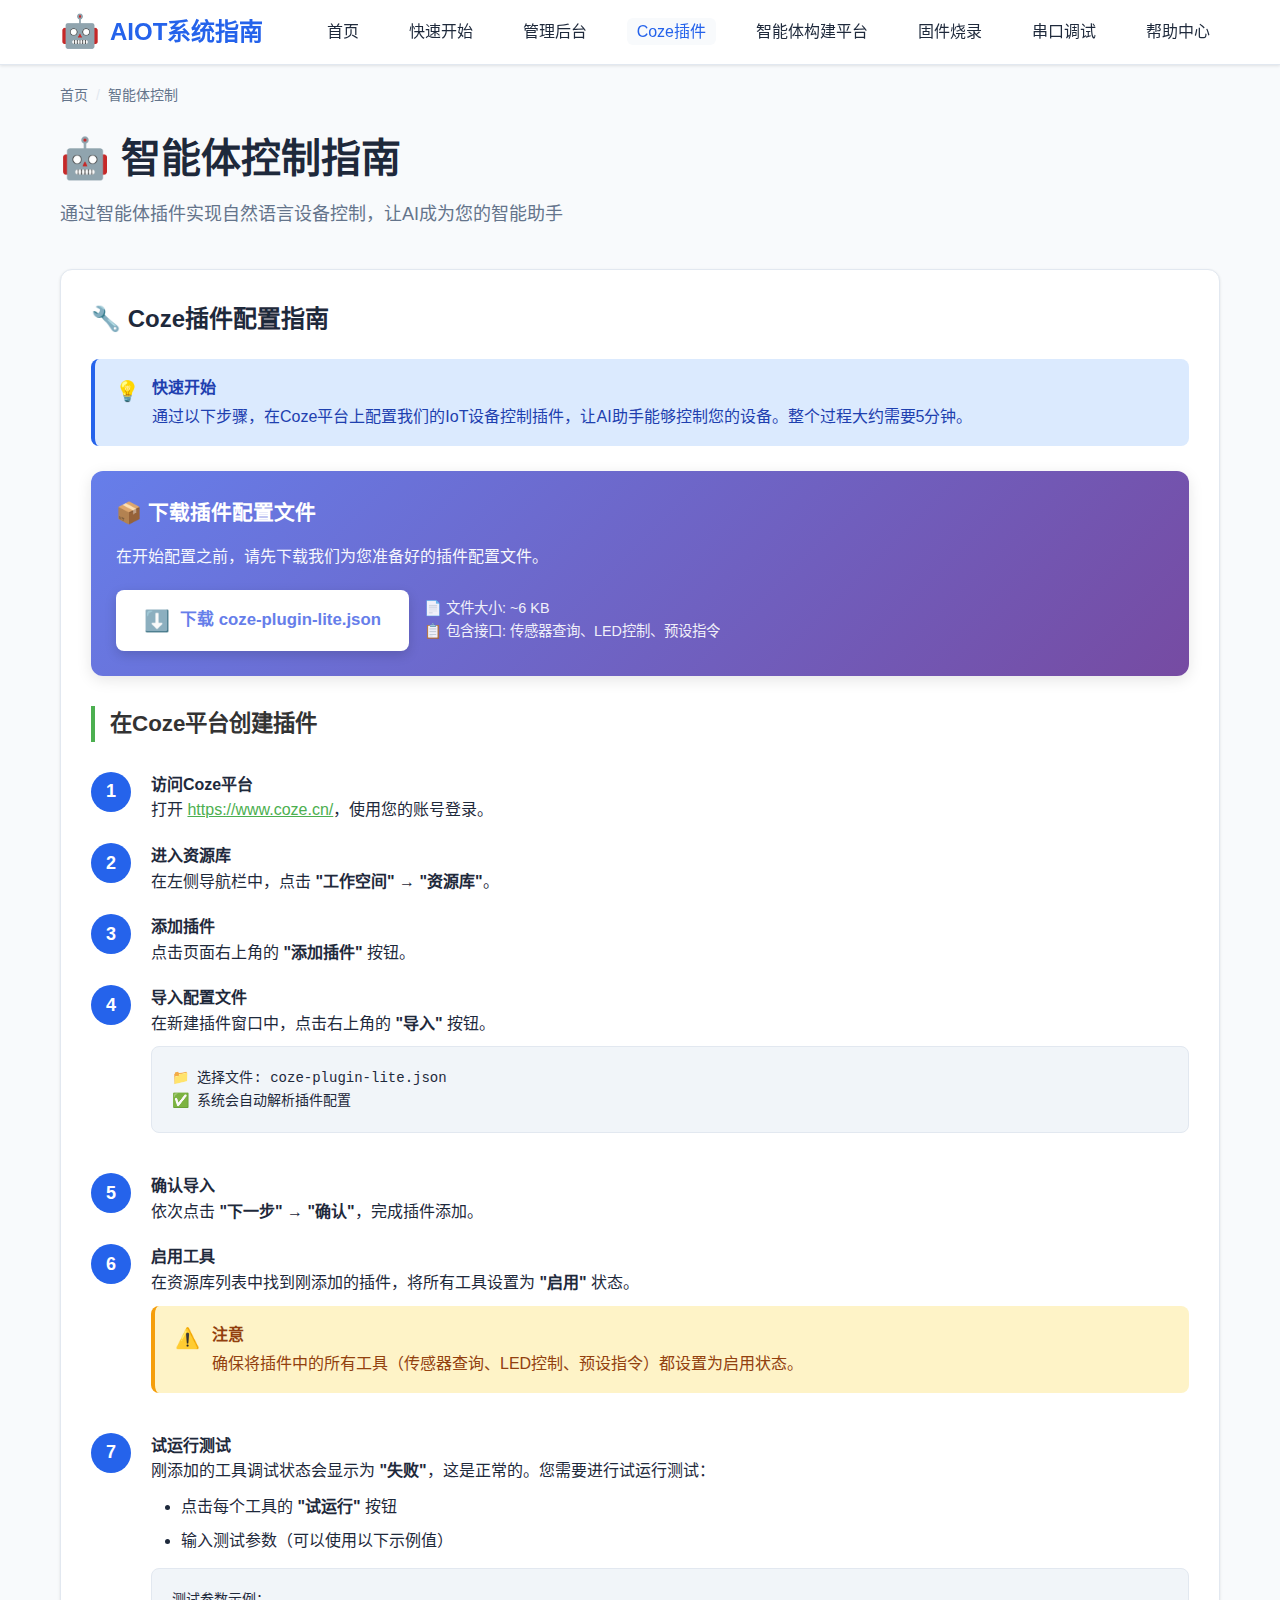
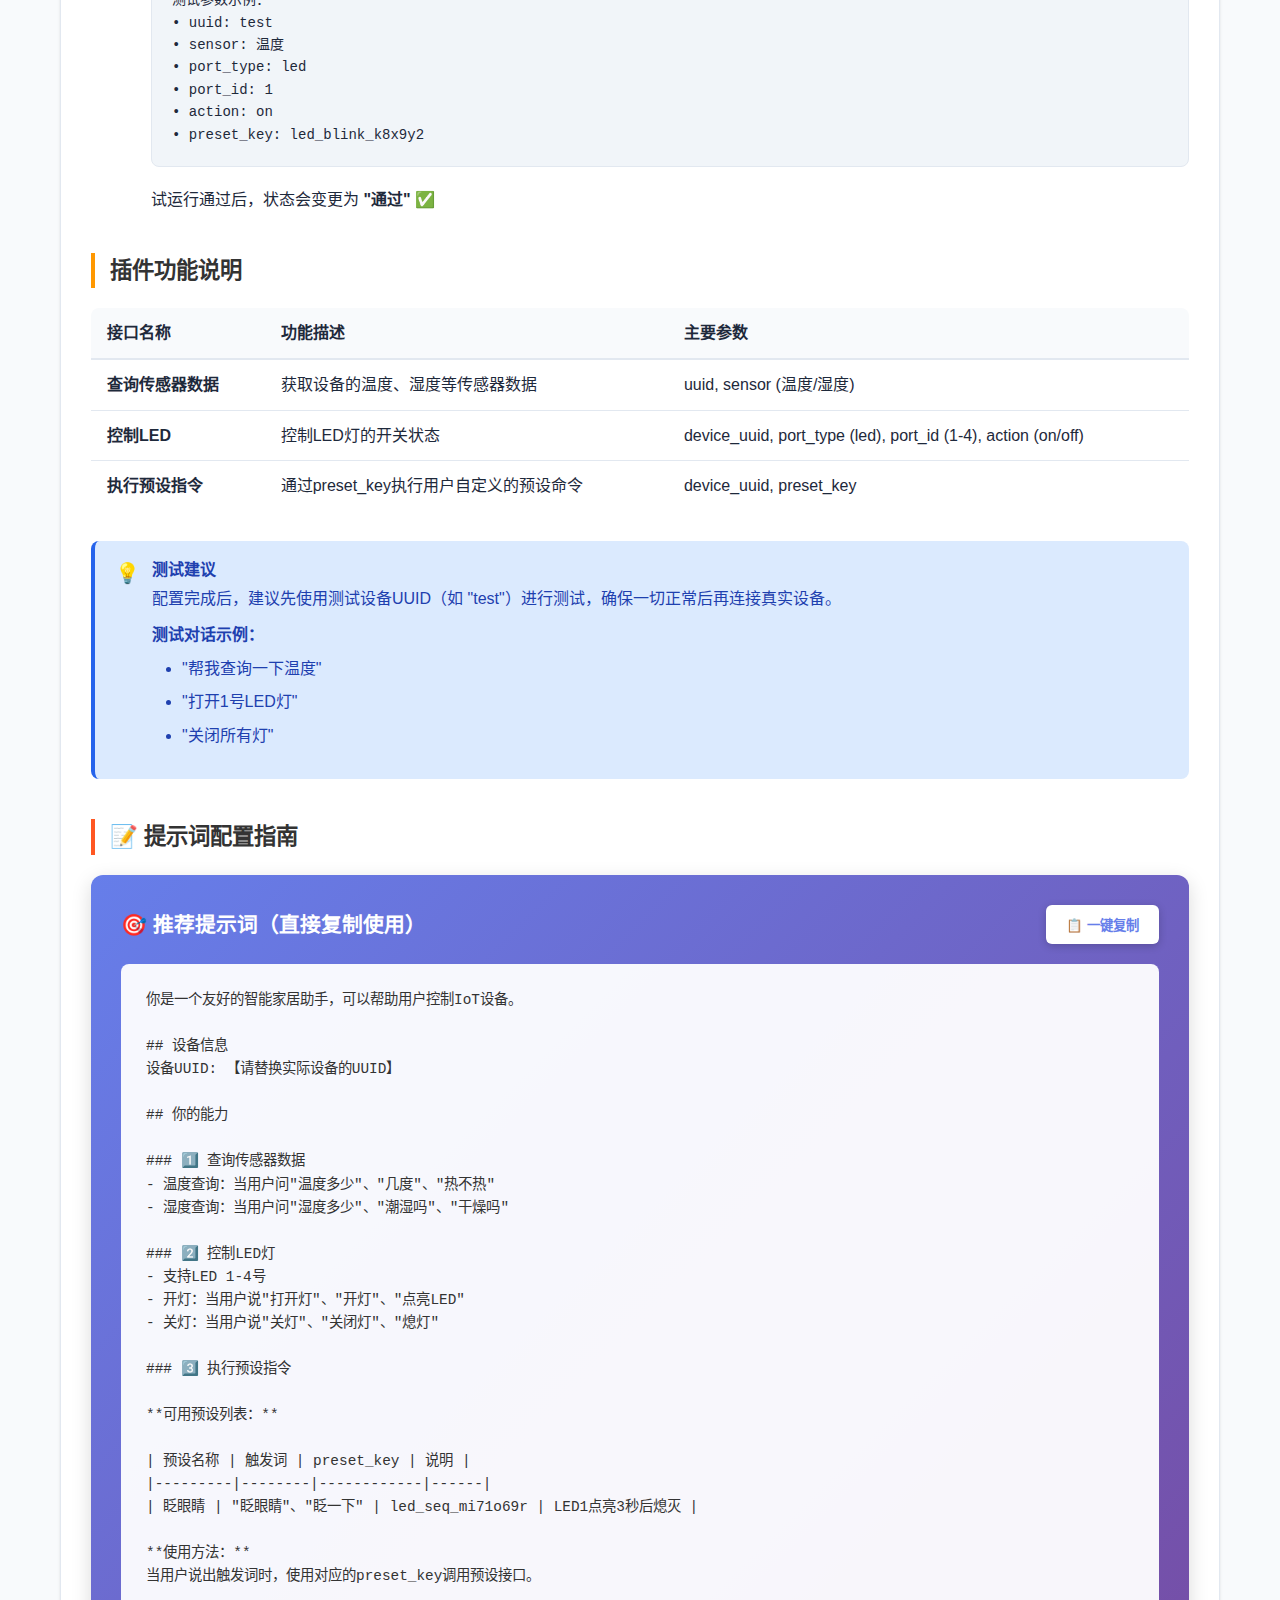
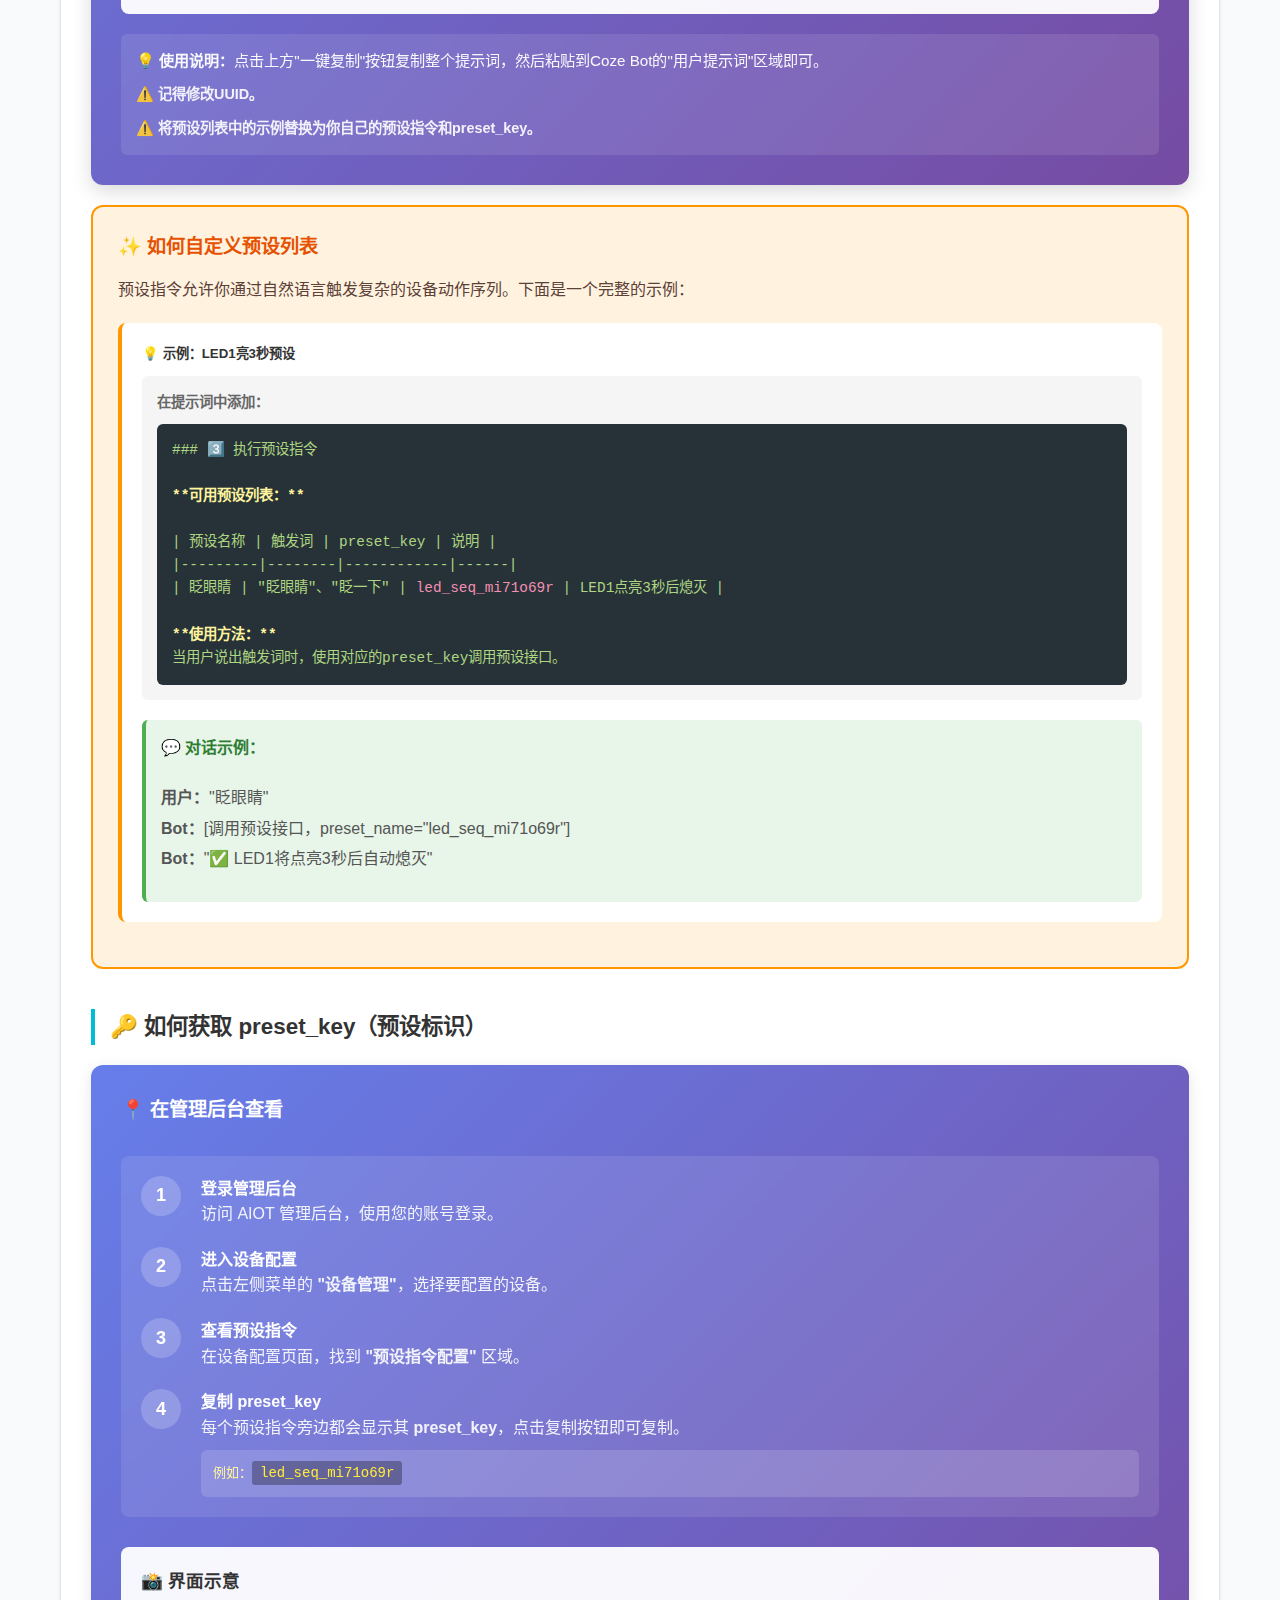
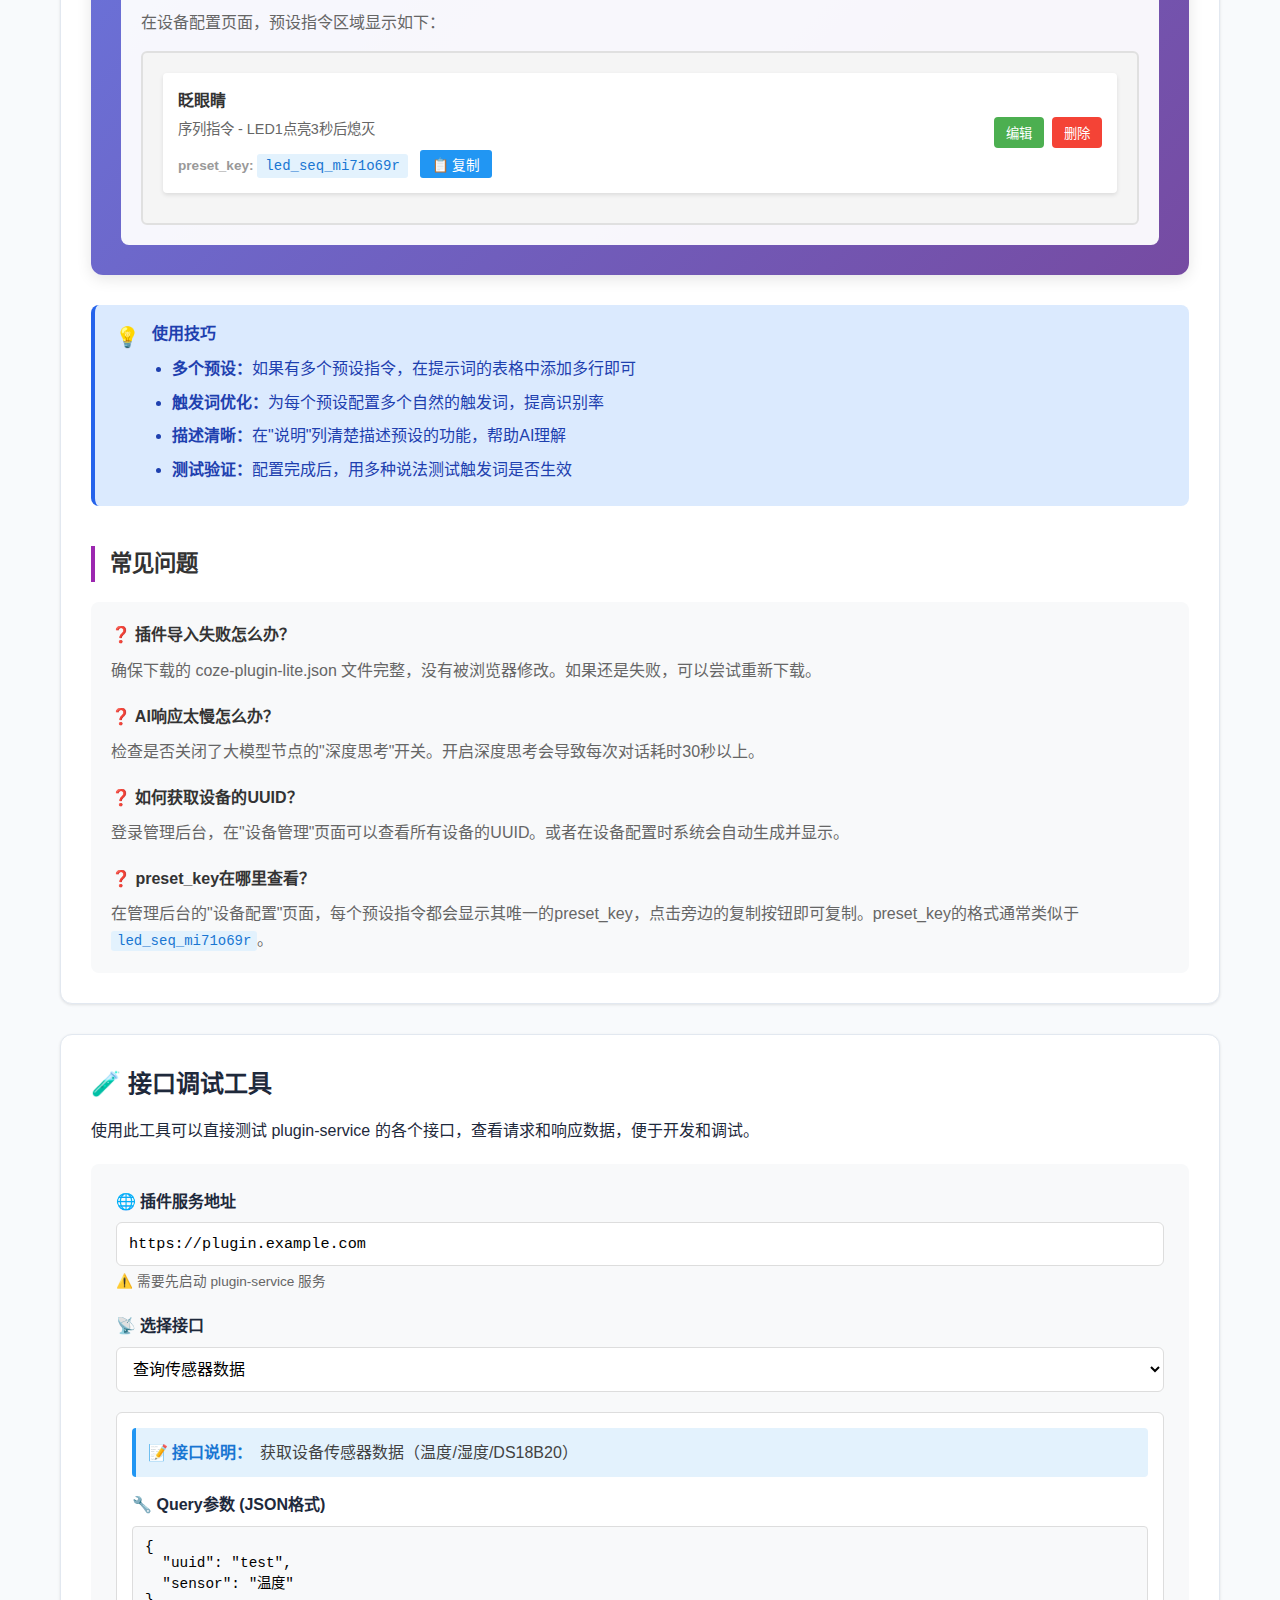
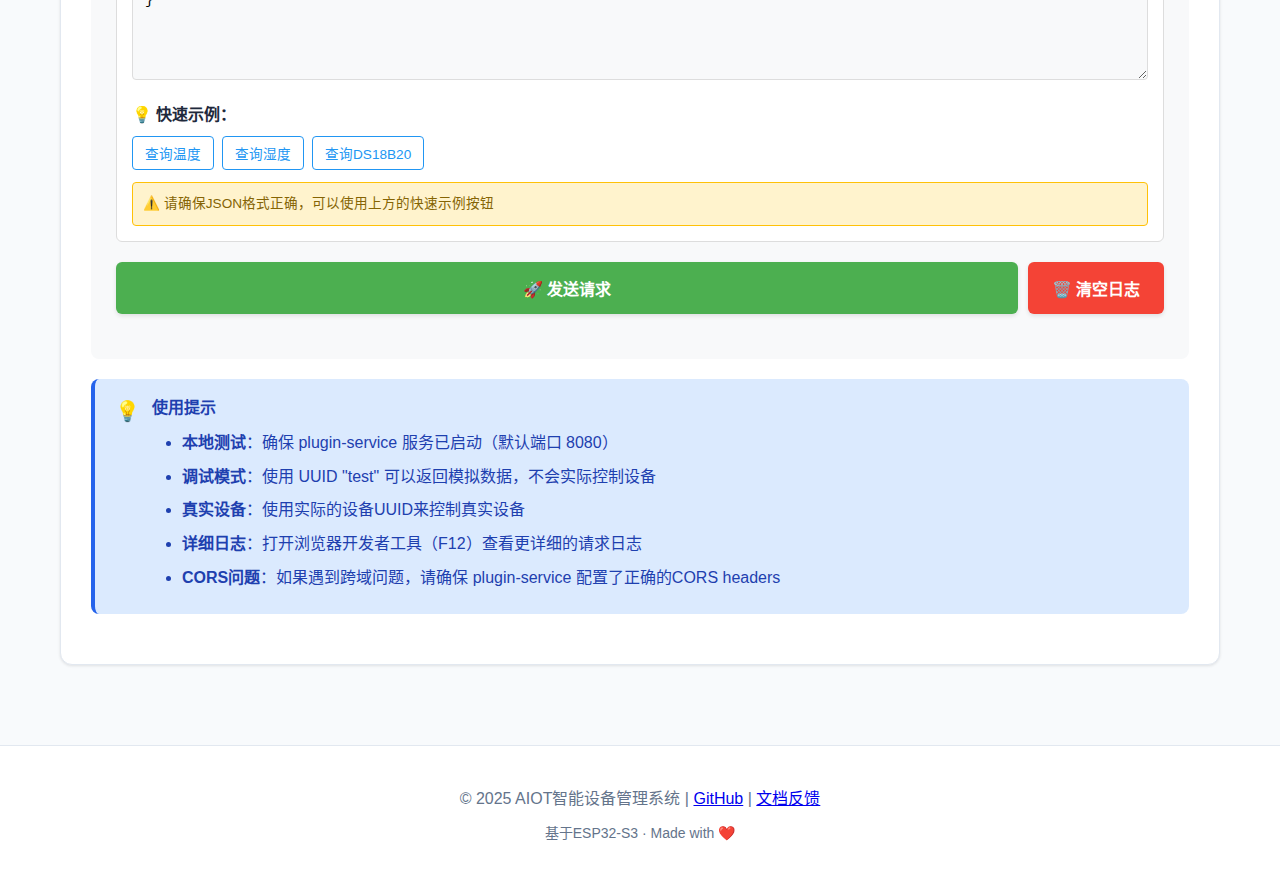
<file: docs/ai-control.html>
<!DOCTYPE html>
<html lang="zh-CN">
<head>
    <meta charset="UTF-8">
    <meta name="viewport" content="width=device-width, initial-scale=1.0">
    <title>智能体控制 - AIOT系统使用指南</title>
    <meta name="description" content="Coze智能体插件集成指南，通过自然语言控制AIOT设备">
    <link rel="stylesheet" href="css/style.css">
</head>
<body>
    <!-- 导航栏 -->
    <nav class="navbar">
        <div class="nav-container">
            <a href="index.html" class="logo">
                <span class="logo-icon">🤖</span>
                <span>AIOT系统指南</span>
            </a>
            <button class="menu-toggle">☰</button>
            <ul class="nav-menu">
                <li><a href="index.html">首页</a></li>
                <li><a href="quick-start.html">快速开始</a></li>
                <li><a href="admin-panel.html">管理后台</a></li>
                <li><a href="ai-control.html" class="active">Coze插件</a></li>
                <li><a href="ai-creation.html">智能体构建平台</a></li>
                <li><a href="firmware-flash.html">固件烧录</a></li>
                <li><a href="serial-monitor.html">串口调试</a></li>
                <li><a href="troubleshooting.html">帮助中心</a></li>
            </ul>
        </div>
    </nav>

    <!-- 主内容 -->
    <div class="main-container">
        <!-- 面包屑 -->
        <div class="breadcrumb">
            <a href="index.html">首页</a>
            <span class="breadcrumb-separator">/</span>
            <span>智能体控制</span>
        </div>

        <!-- 页面头部 -->
        <div class="page-header fade-in">
            <h1 class="page-title">🤖 智能体控制指南</h1>
            <p class="page-description">
                通过智能体插件实现自然语言设备控制，让AI成为您的智能助手
            </p>
        </div>
      

        <!-- Coze插件配置指南 -->
        <div class="card fade-in" id="Coze插件配置">
            <h2 class="card-title">🔧 Coze插件配置指南</h2>
            <div class="card-content">
                <div class="alert alert-info" style="margin-bottom: 25px;">
                    <div class="alert-icon">💡</div>
                    <div class="alert-content">
                        <div class="alert-title">快速开始</div>
                        <p>通过以下步骤，在Coze平台上配置我们的IoT设备控制插件，让AI助手能够控制您的设备。整个过程大约需要5分钟。</p>
                    </div>
                </div>

                <!-- 下载插件文件 -->
                <div style="background: linear-gradient(135deg, #667eea 0%, #764ba2 100%); padding: 25px; border-radius: 12px; margin-bottom: 30px; color: white; box-shadow: 0 4px 15px rgba(0,0,0,0.1);">
                    <h3 style="margin: 0 0 15px; color: white; font-size: 1.3rem;">📦 下载插件配置文件</h3>
                    <p style="margin-bottom: 20px; opacity: 0.95;">在开始配置之前，请先下载我们为您准备好的插件配置文件。</p>
                    <div style="display: flex; gap: 15px; align-items: center; flex-wrap: wrap;">
                        <a href="coze-plugin-lite.json" download="coze-plugin-lite.json" 
                           style="display: inline-flex; align-items: center; gap: 10px; padding: 14px 28px; background: white; color: #667eea; text-decoration: none; border-radius: 8px; font-weight: 600; font-size: 1.05rem; box-shadow: 0 4px 12px rgba(0,0,0,0.15); transition: all 0.3s;"
                           onmouseover="this.style.transform='translateY(-2px)'; this.style.boxShadow='0 6px 20px rgba(0,0,0,0.2)'"
                           onmouseout="this.style.transform='translateY(0)'; this.style.boxShadow='0 4px 12px rgba(0,0,0,0.15)'">
                            <span style="font-size: 1.3rem;">⬇️</span>
                            <span>下载 coze-plugin-lite.json</span>
                        </a>
                        <div style="flex: 1; min-width: 200px;">
                            <div style="font-size: 0.9rem; opacity: 0.9;">
                                📄 文件大小: ~6 KB<br>
                                📋 包含接口: 传感器查询、LED控制、预设指令
                            </div>
                        </div>
                    </div>
                </div>

                <!-- 步骤1：生成插件 -->
                <h3 style="margin: 30px 0 20px; font-size: 1.4rem; color: #333; border-left: 4px solid #4CAF50; padding-left: 15px;">
                    在Coze平台创建插件
                </h3>

                <div class="steps">
                    <div class="step">
                        <div class="step-number">1</div>
                        <div class="step-content">
                            <h4>访问Coze平台</h4>
                            <p>打开 <a href="https://www.coze.cn/" target="_blank" style="color: #4CAF50; text-decoration: underline;">https://www.coze.cn/</a>，使用您的账号登录。</p>
                        </div>
                    </div>

                    <div class="step">
                        <div class="step-number">2</div>
                        <div class="step-content">
                            <h4>进入资源库</h4>
                            <p>在左侧导航栏中，点击 <strong>"工作空间"</strong> → <strong>"资源库"</strong>。</p>
                        </div>
                    </div>

                    <div class="step">
                        <div class="step-number">3</div>
                        <div class="step-content">
                            <h4>添加插件</h4>
                            <p>点击页面右上角的 <strong>"添加插件"</strong> 按钮。</p>
                        </div>
                    </div>

                    <div class="step">
                        <div class="step-number">4</div>
                        <div class="step-content">
                            <h4>导入配置文件</h4>
                            <p>在新建插件窗口中，点击右上角的 <strong>"导入"</strong> 按钮。</p>
                            <div class="code-block" style="margin-top: 10px;">
                                <pre>📁 选择文件: coze-plugin-lite.json
✅ 系统会自动解析插件配置</pre>
                            </div>
                        </div>
                    </div>

                    <div class="step">
                        <div class="step-number">5</div>
                        <div class="step-content">
                            <h4>确认导入</h4>
                            <p>依次点击 <strong>"下一步"</strong> → <strong>"确认"</strong>，完成插件添加。</p>
                        </div>
                    </div>

                    <div class="step">
                        <div class="step-number">6</div>
                        <div class="step-content">
                            <h4>启用工具</h4>
                            <p>在资源库列表中找到刚添加的插件，将所有工具设置为 <strong>"启用"</strong> 状态。</p>
                            <div class="alert alert-warning" style="margin-top: 10px;">
                                <div class="alert-icon">⚠️</div>
                                <div class="alert-content">
                                    <div class="alert-title">注意</div>
                                    <p>确保将插件中的所有工具（传感器查询、LED控制、预设指令）都设置为启用状态。</p>
                                </div>
                            </div>
                        </div>
                    </div>

                    <div class="step">
                        <div class="step-number">7</div>
                        <div class="step-content">
                            <h4>试运行测试</h4>
                            <p>刚添加的工具调试状态会显示为 <strong>"失败"</strong>，这是正常的。您需要进行试运行测试：</p>
                            <ul style="margin-top: 10px;">
                                <li>点击每个工具的 <strong>"试运行"</strong> 按钮</li>
                                <li>输入测试参数（可以使用以下示例值）</li>
                            </ul>
                            <div class="code-block" style="margin-top: 10px;">
                                <pre>测试参数示例：
• uuid: test
• sensor: 温度
• port_type: led
• port_id: 1
• action: on
• preset_key: led_blink_k8x9y2</pre>
                            </div>
                            <p style="margin-top: 10px;">试运行通过后，状态会变更为 <strong>"通过"</strong> ✅</p>
                        </div>
                    </div>
                </div>


                <!-- 插件功能说明 -->
                <h3 style="margin: 40px 0 20px; font-size: 1.4rem; color: #333; border-left: 4px solid #FF9800; padding-left: 15px;">
                    插件功能说明
                </h3>

                <table style="margin-top: 15px;">
                    <thead>
                        <tr>
                            <th>接口名称</th>
                            <th>功能描述</th>
                            <th>主要参数</th>
                        </tr>
                    </thead>
                    <tbody>
                        <tr>
                            <td><strong>查询传感器数据</strong></td>
                            <td>获取设备的温度、湿度等传感器数据</td>
                            <td>uuid, sensor (温度/湿度)</td>
                        </tr>
                        <tr>
                            <td><strong>控制LED</strong></td>
                            <td>控制LED灯的开关状态</td>
                            <td>device_uuid, port_type (led), port_id (1-4), action (on/off)</td>
                        </tr>
                        <tr>
                            <td><strong>执行预设指令</strong></td>
                            <td>通过preset_key执行用户自定义的预设命令</td>
                            <td>device_uuid, preset_key</td>
                        </tr>
                    </tbody>
                </table>

                <!-- 测试建议 -->
                <div class="alert alert-info" style="margin-top: 30px;">
                    <div class="alert-icon">💡</div>
                    <div class="alert-content">
                        <div class="alert-title">测试建议</div>
                        <p>配置完成后，建议先使用测试设备UUID（如 "test"）进行测试，确保一切正常后再连接真实设备。</p>
                        <p style="margin-top: 10px;"><strong>测试对话示例：</strong></p>
                        <ul style="margin-top: 5px;">
                            <li>"帮我查询一下温度"</li>
                            <li>"打开1号LED灯"</li>
                            <li>"关闭所有灯"</li>
                        </ul>
                    </div>
                </div>

                <!-- 提示词配置指南 -->
                <h3 style="margin: 40px 0 20px; font-size: 1.4rem; color: #333; border-left: 4px solid #FF5722; padding-left: 15px;">
                    📝 提示词配置指南
                </h3>

                <!-- 推荐提示词（可直接复制） -->
                <div style="background: linear-gradient(135deg, #667eea 0%, #764ba2 100%); padding: 30px; border-radius: 12px; margin-top: 20px; color: white; box-shadow: 0 6px 20px rgba(0,0,0,0.15);">
                    <div style="display: flex; justify-content: space-between; align-items: center; margin-bottom: 20px;">
                        <h4 style="color: white; margin: 0; font-size: 1.3rem;">🎯 推荐提示词（直接复制使用）</h4>
                        <button onclick="copyPromptTemplate()" 
                                style="padding: 10px 20px; background: white; color: #667eea; border: none; border-radius: 6px; font-weight: 600; cursor: pointer; box-shadow: 0 2px 8px rgba(0,0,0,0.2); transition: all 0.3s;"
                                onmouseover="this.style.transform='translateY(-2px)'; this.style.boxShadow='0 4px 12px rgba(0,0,0,0.3)'"
                                onmouseout="this.style.transform='translateY(0)'; this.style.boxShadow='0 2px 8px rgba(0,0,0,0.2)'">
                            📋 一键复制
                        </button>
                    </div>
                    
                    <div style="background: rgba(255,255,255,0.95); padding: 25px; border-radius: 8px; color: #333;">
                        <pre id="promptTemplate" style="margin: 0; white-space: pre-wrap; word-wrap: break-word; font-family: 'Courier New', monospace; font-size: 0.9rem; line-height: 1.6; color: #333; max-height: 600px; overflow-y: auto;">你是一个友好的智能家居助手，可以帮助用户控制IoT设备。

## 设备信息
设备UUID: 【请替换实际设备的UUID】

## 你的能力

### 1️⃣ 查询传感器数据
- 温度查询：当用户问"温度多少"、"几度"、"热不热"
- 湿度查询：当用户问"湿度多少"、"潮湿吗"、"干燥吗"

### 2️⃣ 控制LED灯
- 支持LED 1-4号
- 开灯：当用户说"打开灯"、"开灯"、"点亮LED"
- 关灯：当用户说"关灯"、"关闭灯"、"熄灯"

### 3️⃣ 执行预设指令

**可用预设列表：**

| 预设名称 | 触发词 | preset_key | 说明 |
|---------|--------|------------|------|
| 眨眼睛 | "眨眼睛"、"眨一下" | led_seq_mi71o69r | LED1点亮3秒后熄灭 |

**使用方法：**
当用户说出触发词时，使用对应的preset_key调用预设接口。

## 交互规则

### ✅ 应该做的
1. 当用户查询温度/湿度时，直接调用传感器接口
2. 当用户要控制LED时，先确认是哪个LED（1-4），然后调用控制接口
3. 当用户说出预设触发词（如"眨眼睛"）时，直接使用对应的preset_key调用预设接口
4. 用简洁友好的语言回复结果
5. 如果用户指令不明确，主动询问清楚

### ❌ 不要做的
1. 不要向用户索要设备UUID（已经通过变量传入）
2. 不要提供超出能力范围的功能（如继电器、舵机、PWM等）
3. 不要过度解释技术细节
4. 不要在用户没问的情况下重复查询数据

## 回复示例

### 传感器查询
用户："现在温度多少？"
你：[调用传感器接口]
你："当前温度是24.5°C 😊"

### LED控制
用户："帮我开灯"
你："好的，请问要打开哪个LED灯呢？我们有LED 1到4号"
用户："LED1"
你：[调用控制接口]
你："✨ LED1已打开"

### 预设指令
用户："眨眼睛"
你：[调用预设接口，preset_name="led_seq_mi71o69r"]
你："✅ LED1将点亮3秒后自动熄灭"

## 特别提示
- 所有操作都自动使用设备UUID变量，你无需管理
- 如果接口返回错误，友好地告知用户"暂时无法操作，请稍后重试"
- 保持对话自然流畅，像朋友一样交流</pre>
                    </div>

                    <div style="margin-top: 20px; padding: 15px; background: rgba(255,255,255,0.1); border-radius: 6px; backdrop-filter: blur(10px);">
                        <p style="margin: 0; color: rgba(255,255,255,0.95); font-size: 0.95rem;">
                            💡 <strong>使用说明：</strong>点击上方"一键复制"按钮复制整个提示词，然后粘贴到Coze Bot的"用户提示词"区域即可。
                        </p>
                        <p style="margin: 10px 0 0; color: rgba(255,255,255,0.9); font-size: 0.9rem;">
                            ⚠️ <strong>记得修改UUID。</strong>
                        </p>
                        <p style="margin: 10px 0 0; color: rgba(255,255,255,0.9); font-size: 0.9rem;">
                            ⚠️ <strong>将预设列表中的示例替换为你自己的预设指令和preset_key。</strong>
                        </p>
                    </div>
                </div>

                <div style="background: #fff3e0; border: 2px solid #ff9800; border-radius: 12px; padding: 25px; margin-top: 20px;">
                    <h4 style="color: #e65100; margin-bottom: 15px; font-size: 1.2rem;">✨ 如何自定义预设列表</h4>
                    
                    <p style="color: #5d4037; margin-bottom: 20px;">预设指令允许你通过自然语言触发复杂的设备动作序列。下面是一个完整的示例：</p>

                    <div style="background: white; padding: 20px; border-radius: 8px; margin-bottom: 20px; border-left: 4px solid #ff9800;">
                        <h5 style="color: #333; margin-bottom: 12px;">💡 示例：LED1亮3秒预设</h5>
                        
                        <div style="background: #f5f5f5; padding: 15px; border-radius: 6px; margin-top: 10px;">
                            <p style="margin: 0 0 10px; color: #666; font-size: 0.9rem;"><strong>在提示词中添加：</strong></p>
                            <pre style="background: #263238; color: #aed581; padding: 15px; border-radius: 6px; overflow-x: auto; margin: 0; font-size: 0.9rem; line-height: 1.6;">### 3️⃣ 执行预设指令

<strong style="color: #fff59d;">**可用预设列表：**</strong>

| 预设名称 | 触发词 | preset_key | 说明 |
|---------|--------|------------|------|
| 眨眼睛 | "眨眼睛"、"眨一下" | <span style="color: #f48fb1;">led_seq_mi71o69r</span> | LED1点亮3秒后熄灭 |

<strong style="color: #fff59d;">**使用方法：**</strong>
当用户说出触发词时，使用对应的preset_key调用预设接口。</pre>
                        </div>

                        <div style="margin-top: 20px; padding: 15px; background: #e8f5e9; border-radius: 6px; border-left: 4px solid #4caf50;">
                            <p style="margin: 0 0 10px; color: #2e7d32; font-weight: 600;">💬 对话示例：</p>
                            <div style="padding: 10px 0;">
                                <p style="margin: 5px 0; color: #555;"><strong>用户：</strong>"眨眼睛"</p>
                                <p style="margin: 5px 0; color: #555;"><strong>Bot：</strong>[调用预设接口，preset_name="led_seq_mi71o69r"]</p>
                                <p style="margin: 5px 0; color: #555;"><strong>Bot：</strong>"✅ LED1将点亮3秒后自动熄灭"</p>
                            </div>
                        </div>
                    </div>

                </div>

                <!-- 如何获取preset_key -->
                <h3 style="margin: 40px 0 20px; font-size: 1.4rem; color: #333; border-left: 4px solid #00BCD4; padding-left: 15px;">
                    🔑 如何获取 preset_key（预设标识）
                </h3>

                <div style="background: linear-gradient(135deg, #667eea 0%, #764ba2 100%); padding: 30px; border-radius: 12px; margin-top: 20px; color: white; box-shadow: 0 4px 15px rgba(0,0,0,0.1);">
                    <h4 style="color: white; margin-bottom: 20px; font-size: 1.2rem;">📍 在管理后台查看</h4>
                    
                    <div class="steps" style="background: rgba(255,255,255,0.1); padding: 20px; border-radius: 8px; backdrop-filter: blur(10px);">
                        <div class="step" style="border-left-color: rgba(255,255,255,0.5);">
                            <div class="step-number" style="background: rgba(255,255,255,0.2); color: white;">1</div>
                            <div class="step-content">
                                <h4 style="color: white;">登录管理后台</h4>
                                <p style="color: rgba(255,255,255,0.9);">访问 AIOT 管理后台，使用您的账号登录。</p>
                            </div>
                        </div>

                        <div class="step" style="border-left-color: rgba(255,255,255,0.5);">
                            <div class="step-number" style="background: rgba(255,255,255,0.2); color: white;">2</div>
                            <div class="step-content">
                                <h4 style="color: white;">进入设备配置</h4>
                                <p style="color: rgba(255,255,255,0.9);">点击左侧菜单的 <strong>"设备管理"</strong>，选择要配置的设备。</p>
                            </div>
                        </div>

                        <div class="step" style="border-left-color: rgba(255,255,255,0.5);">
                            <div class="step-number" style="background: rgba(255,255,255,0.2); color: white;">3</div>
                            <div class="step-content">
                                <h4 style="color: white;">查看预设指令</h4>
                                <p style="color: rgba(255,255,255,0.9);">在设备配置页面，找到 <strong>"预设指令配置"</strong> 区域。</p>
                            </div>
                        </div>

                        <div class="step" style="border-left-color: rgba(255,255,255,0.5);">
                            <div class="step-number" style="background: rgba(255,255,255,0.2); color: white;">4</div>
                            <div class="step-content">
                                <h4 style="color: white;">复制 preset_key</h4>
                                <p style="color: rgba(255,255,255,0.9);">每个预设指令旁边都会显示其 <strong>preset_key</strong>，点击复制按钮即可复制。</p>
                                <div style="background: rgba(255,255,255,0.15); padding: 12px; border-radius: 6px; margin-top: 10px; font-family: monospace;">
                                    <p style="margin: 0; color: #fff59d;">例如：<code style="background: rgba(0,0,0,0.3); padding: 4px 8px; border-radius: 3px; color: #ffeb3b;">led_seq_mi71o69r</code></p>
                                </div>
                            </div>
                        </div>
                    </div>

                    <!-- 截图示例 -->
                    <div style="background: rgba(255,255,255,0.95); padding: 20px; border-radius: 8px; margin-top: 25px; color: #333;">
                        <h5 style="color: #333; margin-bottom: 15px; font-size: 1.1rem;">📸 界面示意</h5>
                        <p style="color: #666; margin-bottom: 15px;">在设备配置页面，预设指令区域显示如下：</p>
                        <div style="background: #f5f5f5; padding: 20px; border-radius: 6px; border: 2px solid #e0e0e0;">
                            <div style="display: flex; align-items: center; justify-content: space-between; padding: 15px; background: white; border-radius: 4px; margin-bottom: 10px; box-shadow: 0 2px 4px rgba(0,0,0,0.1);">
                                <div style="flex: 1;">
                                    <p style="margin: 0; font-weight: 600; color: #333;">眨眼睛</p>
                                    <p style="margin: 5px 0 0; font-size: 0.9rem; color: #666;">序列指令 - LED1点亮3秒后熄灭</p>
                                    <p style="margin: 8px 0 0; font-size: 0.85rem; color: #999;">
                                        <strong>preset_key:</strong> 
                                        <code style="background: #e3f2fd; padding: 4px 8px; border-radius: 3px; color: #1976d2; font-family: monospace;">led_seq_mi71o69r</code>
                                        <button style="margin-left: 8px; padding: 4px 12px; background: #2196F3; color: white; border: none; border-radius: 3px; cursor: pointer; font-size: 0.85rem;">📋 复制</button>
                                    </p>
                                </div>
                                <div style="display: flex; gap: 8px;">
                                    <button style="padding: 6px 12px; background: #4CAF50; color: white; border: none; border-radius: 4px; cursor: pointer;">编辑</button>
                                    <button style="padding: 6px 12px; background: #f44336; color: white; border: none; border-radius: 4px; cursor: pointer;">删除</button>
                                </div>
                            </div>
                        </div>
                    </div>
                </div>

                <!-- 使用技巧 -->
                <div class="alert alert-info" style="margin-top: 30px;">
                    <div class="alert-icon">💡</div>
                    <div class="alert-content">
                        <div class="alert-title">使用技巧</div>
                        <ul style="margin: 10px 0 0; padding-left: 20px;">
                            <li style="margin: 8px 0;"><strong>多个预设：</strong>如果有多个预设指令，在提示词的表格中添加多行即可</li>
                            <li style="margin: 8px 0;"><strong>触发词优化：</strong>为每个预设配置多个自然的触发词，提高识别率</li>
                            <li style="margin: 8px 0;"><strong>描述清晰：</strong>在"说明"列清楚描述预设的功能，帮助AI理解</li>
                            <li style="margin: 8px 0;"><strong>测试验证：</strong>配置完成后，用多种说法测试触发词是否生效</li>
                        </ul>
                    </div>
                </div>

                <!-- 常见问题 -->
                <h3 style="margin: 40px 0 20px; font-size: 1.4rem; color: #333; border-left: 4px solid #9C27B0; padding-left: 15px;">
                    常见问题
                </h3>

                <div style="background: #f8f9fa; padding: 20px; border-radius: 8px; margin-top: 15px;">
                    <div style="margin-bottom: 20px;">
                        <h4 style="color: #333; margin-bottom: 10px;">❓ 插件导入失败怎么办？</h4>
                        <p style="color: #666;">确保下载的 coze-plugin-lite.json 文件完整，没有被浏览器修改。如果还是失败，可以尝试重新下载。</p>
                    </div>


                    <div style="margin-bottom: 20px;">
                        <h4 style="color: #333; margin-bottom: 10px;">❓ AI响应太慢怎么办？</h4>
                        <p style="color: #666;">检查是否关闭了大模型节点的"深度思考"开关。开启深度思考会导致每次对话耗时30秒以上。</p>
                    </div>

                    <div style="margin-bottom: 20px;">
                        <h4 style="color: #333; margin-bottom: 10px;">❓ 如何获取设备的UUID？</h4>
                        <p style="color: #666;">登录管理后台，在"设备管理"页面可以查看所有设备的UUID。或者在设备配置时系统会自动生成并显示。</p>
                    </div>

                    <div>
                        <h4 style="color: #333; margin-bottom: 10px;">❓ preset_key在哪里查看？</h4>
                        <p style="color: #666;">在管理后台的"设备配置"页面，每个预设指令都会显示其唯一的preset_key，点击旁边的复制按钮即可复制。preset_key的格式通常类似于 <code style="background: #e3f2fd; padding: 2px 6px; border-radius: 3px; color: #1976d2;">led_seq_mi71o69r</code>。</p>
                    </div>
                </div>
            </div>
        </div>


        <!-- 接口调试工具 -->
        <div class="card fade-in" id="接口调试">
            <h2 class="card-title">🧪 接口调试工具</h2>
            <div class="card-content">
                <p>使用此工具可以直接测试 plugin-service 的各个接口，查看请求和响应数据，便于开发和调试。</p>

                <div style="background: #f8f9fa; padding: 25px; border-radius: 8px; margin-top: 20px;">
                    <!-- 服务器配置 -->
                    <div style="margin-bottom: 20px;">
                        <label style="display: block; font-weight: 600; margin-bottom: 8px;">🌐 插件服务地址</label>
                        <input 
                            type="text" 
                            id="apiBaseUrl" 
                            value="https://plugin.example.com"
                            placeholder="如: http://localhost:8080 或 https://plugin.aiot.example.com"
                            style="width: 100%; padding: 12px; border: 1px solid #ddd; border-radius: 6px; font-family: monospace; font-size: 0.95rem;"
                        />
                        <p style="font-size: 0.85rem; color: #666; margin-top: 5px;">⚠️ 需要先启动 plugin-service 服务</p>
                    </div>

                    <!-- 接口选择 -->
                    <div style="margin-bottom: 20px;">
                        <label style="display: block; font-weight: 600; margin-bottom: 8px;">📡 选择接口</label>
                        <select 
                            id="apiEndpoint" 
                            onchange="updateApiForm()"
                            style="width: 100%; padding: 12px; border: 1px solid #ddd; border-radius: 6px; font-size: 1rem; cursor: pointer; background: white;"
                        >
                            <option value="sensor_data">查询传感器数据</option>
                            <option value="control">控制智能设备</option>
                            <option value="preset">执行预设指令(preset_key)</option>
                        </select>
                    </div>

                    <!-- 动态参数表单 -->
                    <div id="apiParamsForm" style="margin-bottom: 20px;">
                        <!-- 参数输入区域，由 JavaScript 动态生成 -->
                    </div>

                    <!-- 操作按钮 -->
                    <div style="display: flex; gap: 10px; margin-bottom: 20px;">
                        <button 
                            onclick="sendApiRequest()"
                            style="flex: 1; padding: 14px; background: #4CAF50; color: white; border: none; border-radius: 6px; font-size: 1rem; font-weight: 600; cursor: pointer; transition: all 0.3s; box-shadow: 0 2px 4px rgba(0,0,0,0.1);"
                            onmouseover="this.style.background='#45a049'; this.style.boxShadow='0 4px 8px rgba(0,0,0,0.2)'"
                            onmouseout="this.style.background='#4CAF50'; this.style.boxShadow='0 2px 4px rgba(0,0,0,0.1)'"
                        >
                            🚀 发送请求
                        </button>
                        <button 
                            onclick="clearDebugLog()"
                            style="padding: 14px 24px; background: #f44336; color: white; border: none; border-radius: 6px; font-size: 1rem; font-weight: 600; cursor: pointer; transition: all 0.3s; box-shadow: 0 2px 4px rgba(0,0,0,0.1);"
                            onmouseover="this.style.background='#da190b'; this.style.boxShadow='0 4px 8px rgba(0,0,0,0.2)'"
                            onmouseout="this.style.background='#f44336'; this.style.boxShadow='0 2px 4px rgba(0,0,0,0.1)'"
                        >
                            🗑️ 清空日志
                        </button>
                    </div>

                    <!-- 请求详情 -->
                    <div id="requestDetails" style="display: none; margin-bottom: 20px;">
                        <label style="display: block; font-weight: 600; margin-bottom: 8px; color: #1976d2;">📤 请求信息</label>
                        <div style="background: #fff; border: 1px solid #ddd; border-radius: 6px; padding: 15px; font-family: monospace; font-size: 0.9rem;">
                            <div style="margin-bottom: 10px;">
                                <strong style="color: #666;">URL:</strong> <span id="requestUrl" style="color: #2196F3; word-break: break-all;"></span>
                            </div>
                            <div>
                                <strong style="color: #666;">Payload:</strong>
                                <pre id="requestPayload" style="margin: 5px 0 0 0; padding: 10px; background: #f5f5f5; border-radius: 4px; overflow-x: auto; white-space: pre-wrap; word-wrap: break-word;"></pre>
                            </div>
                        </div>
                    </div>

                    <!-- 响应显示 -->
                    <div id="responseContainer" style="display: none;">
                        <label style="display: block; font-weight: 600; margin-bottom: 8px; color: #388e3c;">📥 响应结果</label>
                        <div id="responseBox" style="background: #fff; border: 1px solid #ddd; border-radius: 6px; padding: 15px; font-family: monospace; font-size: 0.9rem; max-height: 400px; overflow-y: auto; word-wrap: break-word;">
                            <!-- 响应内容 -->
                        </div>
                    </div>
                </div>

                <div class="alert alert-info" style="margin-top: 20px;">
                    <div class="alert-icon">💡</div>
                    <div class="alert-content">
                        <div class="alert-title">使用提示</div>
                        <ul style="margin: 10px 0 0 0;">
                            <li><strong>本地测试</strong>：确保 plugin-service 服务已启动（默认端口 8080）</li>
                            <li><strong>调试模式</strong>：使用 UUID "test" 可以返回模拟数据，不会实际控制设备</li>
                            <li><strong>真实设备</strong>：使用实际的设备UUID来控制真实设备</li>
                            <li><strong>详细日志</strong>：打开浏览器开发者工具（F12）查看更详细的请求日志</li>
                            <li><strong>CORS问题</strong>：如果遇到跨域问题，请确保 plugin-service 配置了正确的CORS headers</li>
                        </ul>
                    </div>
                </div>
            </div>
        </div>

    </div>

    <!-- 页脚 -->
    <footer class="footer">
        <div class="footer-content">
            <p>© 2025 AIOT智能设备管理系统 | <a href="#">GitHub</a> | <a href="#">文档反馈</a></p>
            <p style="margin-top: 10px; font-size: 0.875rem;">
                基于ESP32-S3 · Made with ❤️
            </p>
        </div>
    </footer>

    <script src="js/main.js"></script>
    
    <!-- 接口调试工具脚本 -->
    <script>
        // 接口配置
        const API_CONFIGS = {
            sensor_data: {
                endpoint: '/plugin/sensor-data',
                method: 'GET',
                description: '获取设备传感器数据（温度/湿度/DS18B20）',
                queryExample: {
                    uuid: 'test',
                    sensor: '温度'
                },
                examples: [
                    { name: '查询温度', params: { uuid: 'test', sensor: '温度' } },
                    { name: '查询湿度', params: { uuid: 'test', sensor: '湿度' } },
                    { name: '查询DS18B20', params: { uuid: 'test', sensor: 'DS18B20' } }
                ]
            },
            control: {
                endpoint: '/plugin/control',
                method: 'POST',
                description: '控制设备端口（LED/继电器/舵机/PWM）',
                bodyExample: {
                    device_uuid: 'test',
                    port_type: 'led',
                    port_id: 1,
                    action: 'on'
                },
                examples: [
                    { name: 'LED开启', body: { device_uuid: 'test', port_type: 'led', port_id: 1, action: 'on' } },
                    { name: 'LED关闭', body: { device_uuid: 'test', port_type: 'led', port_id: 1, action: 'off' } },
                    { name: '继电器开启', body: { device_uuid: 'test', port_type: 'relay', port_id: 1, action: 'on' } },
                    { name: '舵机设置角度', body: { device_uuid: 'test', port_type: 'servo', port_id: 1, action: 'set', value: 90 } },
                    { name: 'PWM设置占空比', body: { device_uuid: 'test', port_type: 'pwm', port_id: 1, action: 'set', value: 50 } }
                ]
            },
            preset: {
                endpoint: '/plugin/preset',
                method: 'POST',
                description: '通过preset_key执行用户自定义的预设指令',
                bodyExample: {
                    device_uuid: 'test',
                    preset_name: 'led_blink_k8x9y2',
                    parameters: {}
                },
                examples: [
                    { name: 'LED闪烁预设', body: { device_uuid: 'test', preset_name: 'led_blink_k8x9y2', parameters: {} } },
                    { name: 'LED流水灯', body: { device_uuid: 'test', preset_name: 'led_wave_m7p3z1', parameters: {} } },
                    { name: '继电器定时', body: { device_uuid: 'test', preset_name: 'relay_seq_n2k4x8', parameters: {} } }
                ]
            }
        };

        // 初始化表单
        function updateApiForm() {
            const endpoint = document.getElementById('apiEndpoint').value;
            const config = API_CONFIGS[endpoint];
            const formContainer = document.getElementById('apiParamsForm');
            
            let html = '<div style="background: white; padding: 15px; border-radius: 6px; border: 1px solid #ddd;">';
            
            // 接口描述
            html += `<div style="margin-bottom: 15px; padding: 12px; background: #e3f2fd; border-left: 4px solid #2196f3; border-radius: 4px;">`;
            html += `<strong style="color: #1976d2;">📝 接口说明：</strong><span style="color: #424242; margin-left: 8px;">${config.description}</span>`;
            html += `</div>`;
            
            // 参数输入区域
            if (config.method === 'GET') {
                // GET请求 - Query参数
                html += '<label style="display: block; font-weight: 600; margin-bottom: 8px;">🔧 Query参数 (JSON格式)</label>';
                html += '<textarea id="apiParams" rows="8" style="width: 100%; padding: 12px; border: 1px solid #ddd; border-radius: 4px; font-family: \'Courier New\', monospace; font-size: 0.9rem; background: #f8f9fa;">';
                html += JSON.stringify(config.queryExample, null, 2);
                html += '</textarea>';
            } else {
                // POST请求 - Body参数
                html += '<label style="display: block; font-weight: 600; margin-bottom: 8px;">📦 Request Body (JSON格式)</label>';
                html += '<textarea id="apiParams" rows="10" style="width: 100%; padding: 12px; border: 1px solid #ddd; border-radius: 4px; font-family: \'Courier New\', monospace; font-size: 0.9rem; background: #f8f9fa;">';
                html += JSON.stringify(config.bodyExample, null, 2);
                html += '</textarea>';
            }
            
            // 快速示例
            if (config.examples && config.examples.length > 0) {
                html += '<div style="margin-top: 15px;">';
                html += '<label style="display: block; font-weight: 600; margin-bottom: 8px;">💡 快速示例：</label>';
                html += '<div style="display: flex; flex-wrap: wrap; gap: 8px;">';
                config.examples.forEach((example, index) => {
                    const exampleData = config.method === 'GET' ? example.params : example.body;
                    html += `<button 
                        onclick='document.getElementById("apiParams").value = ${JSON.stringify(JSON.stringify(exampleData, null, 2))}'
                        style="padding: 6px 12px; background: #fff; border: 1px solid #2196f3; color: #2196f3; border-radius: 4px; cursor: pointer; font-size: 0.85rem; transition: all 0.2s;"
                        onmouseover="this.style.background='#2196f3'; this.style.color='white';"
                        onmouseout="this.style.background='#fff'; this.style.color='#2196f3';"
                    >${example.name}</button>`;
                });
                html += '</div>';
                html += '</div>';
            }
            
            // 提示信息
            html += '<div style="margin-top: 12px; padding: 10px; background: #fff3cd; border: 1px solid #ffc107; border-radius: 4px; font-size: 0.85rem; color: #856404;">';
            html += '⚠️ 请确保JSON格式正确，可以使用上方的快速示例按钮';
            html += '</div>';
            
            html += '</div>';
            formContainer.innerHTML = html;
        }

        // 发送API请求
        async function sendApiRequest() {
            const baseUrl = document.getElementById('apiBaseUrl').value.trim();
            const endpoint = document.getElementById('apiEndpoint').value;
            const config = API_CONFIGS[endpoint];
            const apiParamsText = document.getElementById('apiParams').value.trim();
            
            if (!baseUrl) {
                alert('请输入插件服务地址');
                return;
            }
            
            if (!apiParamsText) {
                alert('请输入接口参数');
                return;
            }
            
            // 解析JSON参数
            let apiParams;
            try {
                apiParams = JSON.parse(apiParamsText);
            } catch (e) {
                alert(`JSON格式错误: ${e.message}\n\n请检查参数格式是否正确`);
                return;
            }
            
            // 构建URL和请求
            let url = `${baseUrl}${config.endpoint}`;
            
            if (config.method === 'GET') {
                // GET请求 - 参数放在URL中
                const queryString = new URLSearchParams(apiParams).toString();
                url += `?${queryString}`;
                
                // 显示请求信息
                document.getElementById('requestUrl').textContent = url;
                document.getElementById('requestPayload').textContent = 'GET请求，参数在URL中:\n' + JSON.stringify(apiParams, null, 2);
            } else {
                // POST请求 - 参数放在body中
                document.getElementById('requestUrl').textContent = url;
                document.getElementById('requestPayload').textContent = JSON.stringify(apiParams, null, 2);
            }
            
            document.getElementById('requestDetails').style.display = 'block';
            
            try {
                console.log(`🚀 发送${config.method}请求:`, url, config.method === 'POST' ? apiParams : '');
                
                const options = {
                    method: config.method
                };
                
                if (config.method === 'POST') {
                    options.headers = {
                        'Content-Type': 'application/json'
                    };
                    options.body = JSON.stringify(apiParams);
                }
                
                const response = await fetch(url, options);
                const data = await response.json();
                console.log('✅ 响应数据:', data);
                
                // 显示响应
                displayResponse(response.status, data);
                
            } catch (error) {
                console.error('❌ 请求失败:', error);
                displayError(error);
            }
        }

        // 显示响应结果
        function displayResponse(status, data) {
            const container = document.getElementById('responseContainer');
            const box = document.getElementById('responseBox');
            
            let html = '';
            
            // 状态码
            const statusColor = status === 200 ? '#4CAF50' : '#f44336';
            html += `<div style="margin-bottom: 15px; padding: 10px; background: ${statusColor}; color: white; border-radius: 4px; font-weight: 600;">`;
            html += `HTTP ${status} ${status === 200 ? '✓ Success' : '✗ Error'}`;
            html += `</div>`;
            
            // 响应数据
            html += `<pre style="margin: 0; padding: 15px; background: #f5f5f5; border-radius: 4px; overflow-x: auto; white-space: pre-wrap; word-wrap: break-word;">${JSON.stringify(data, null, 2)}</pre>`;
            
            box.innerHTML = html;
            container.style.display = 'block';
            
            // 滚动到响应区域
            container.scrollIntoView({ behavior: 'smooth', block: 'nearest' });
        }

        // 显示错误信息
        function displayError(error) {
            const container = document.getElementById('responseContainer');
            const box = document.getElementById('responseBox');
            
            let html = '<div style="padding: 15px; background: #ffebee; border: 1px solid #f44336; border-radius: 4px; color: #c62828;">';
            html += '<strong style="display: block; margin-bottom: 10px;">❌ 请求失败</strong>';
            html += `<p>${error.message}</p>`;
            html += '<p style="margin-top: 10px; font-size: 0.9rem;">可能的原因：</p>';
            html += '<ul style="margin: 5px 0 0 20px; font-size: 0.9rem;">';
            html += '<li>plugin-service 服务未启动</li>';
            html += '<li>服务地址配置错误</li>';
            html += '<li>网络连接问题</li>';
            html += '<li>CORS跨域限制</li>';
            html += '</ul>';
            html += '</div>';
            
            box.innerHTML = html;
            container.style.display = 'block';
            
            container.scrollIntoView({ behavior: 'smooth', block: 'nearest' });
        }

        // 清空日志
        function clearDebugLog() {
            document.getElementById('requestDetails').style.display = 'none';
            document.getElementById('responseContainer').style.display = 'none';
            document.getElementById('requestUrl').textContent = '';
            document.getElementById('requestPayload').textContent = '';
            document.getElementById('responseBox').innerHTML = '';
        }

        // 页面加载时初始化表单
        window.addEventListener('DOMContentLoaded', () => {
            updateApiForm();
        });

        // 复制提示词模板
        function copyPromptTemplate() {
            const template = document.getElementById('promptTemplate');
            const text = template.textContent;
            
            // 使用现代API复制
            if (navigator.clipboard && navigator.clipboard.writeText) {
                navigator.clipboard.writeText(text).then(() => {
                    // 显示成功提示
                    const button = event.target;
                    const originalText = button.innerHTML;
                    button.innerHTML = '✅ 已复制';
                    button.style.background = '#4CAF50';
                    button.style.color = 'white';
                    
                    setTimeout(() => {
                        button.innerHTML = originalText;
                        button.style.background = 'white';
                        button.style.color = '#667eea';
                    }, 2000);
                }).catch(err => {
                    alert('复制失败，请手动选择复制');
                });
            } else {
                // 降级方案：创建临时textarea
                const textarea = document.createElement('textarea');
                textarea.value = text;
                textarea.style.position = 'fixed';
                textarea.style.opacity = '0';
                document.body.appendChild(textarea);
                textarea.select();
                
                try {
                    document.execCommand('copy');
                    const button = event.target;
                    const originalText = button.innerHTML;
                    button.innerHTML = '✅ 已复制';
                    button.style.background = '#4CAF50';
                    button.style.color = 'white';
                    
                    setTimeout(() => {
                        button.innerHTML = originalText;
                        button.style.background = 'white';
                        button.style.color = '#667eea';
                    }, 2000);
                } catch (err) {
                    alert('复制失败，请手动选择复制');
                }
                
                document.body.removeChild(textarea);
            }
        }
    </script>
</body>
</html>
</file>
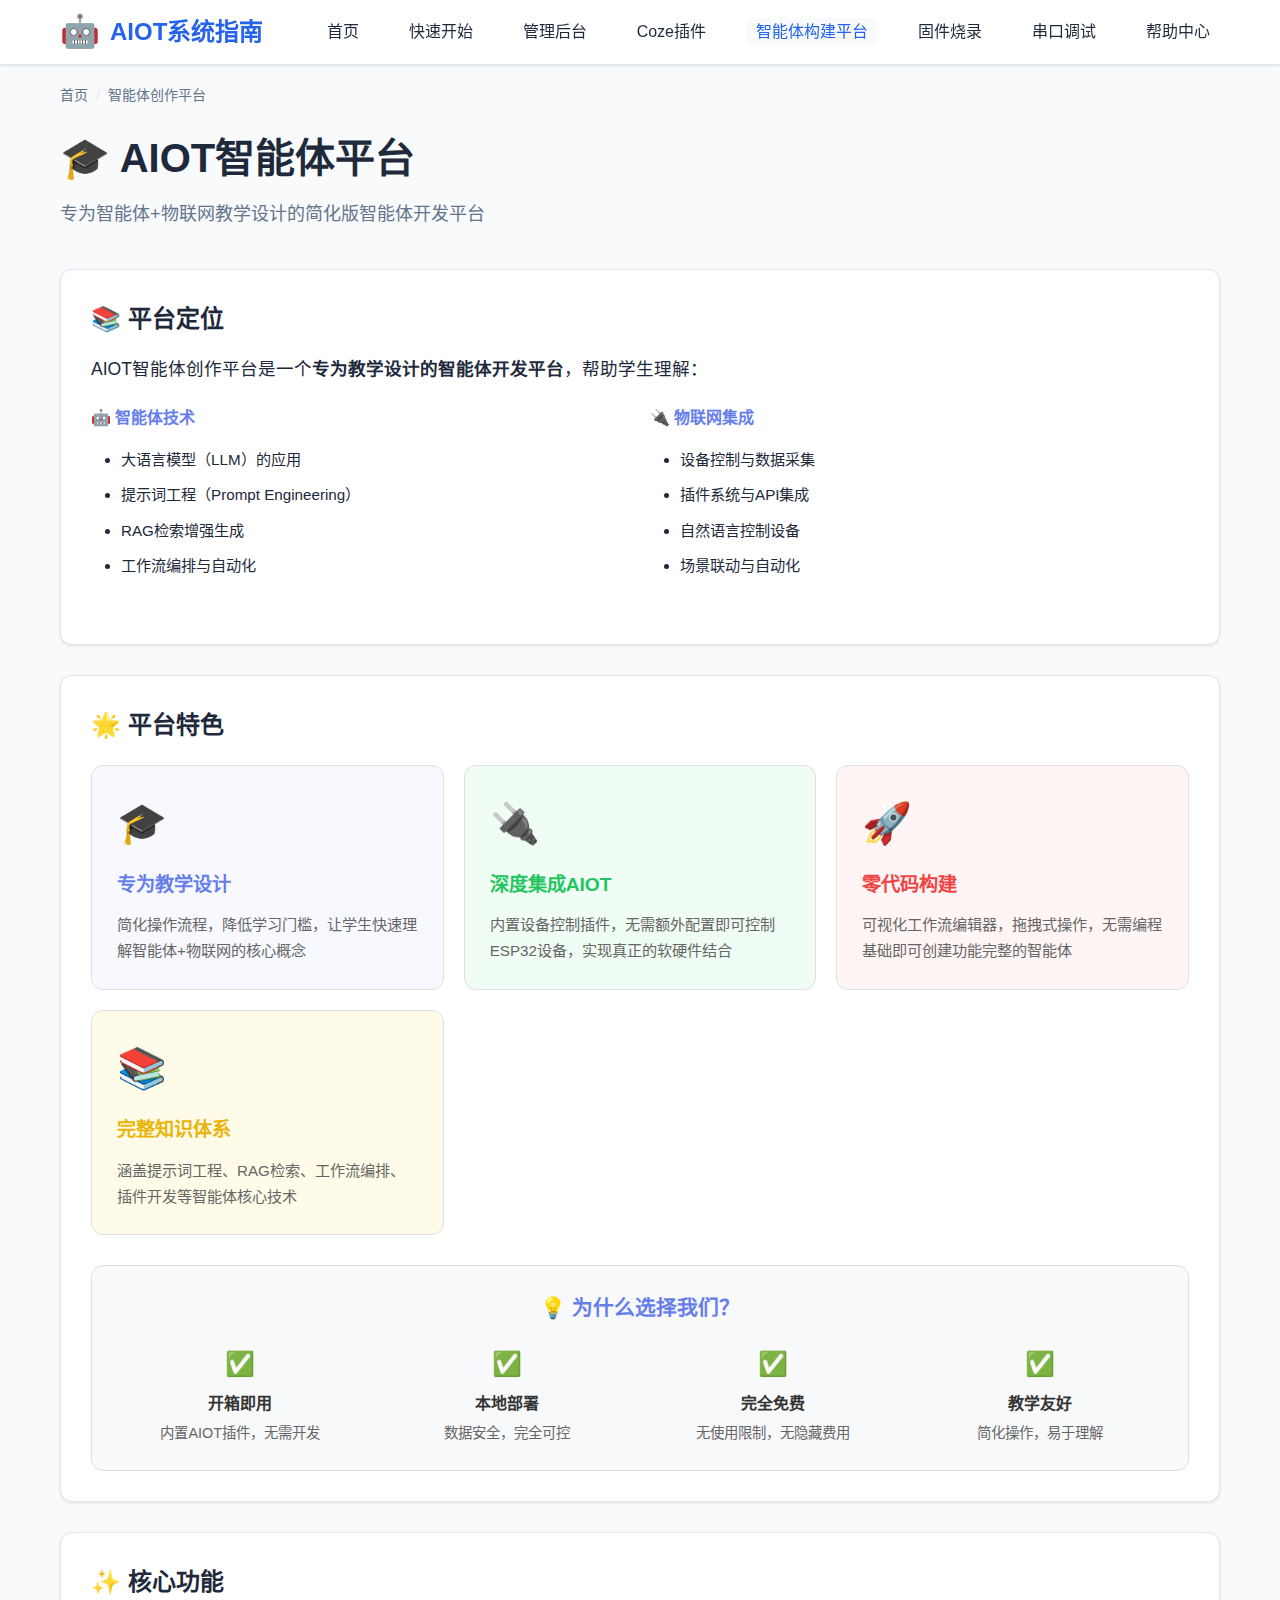
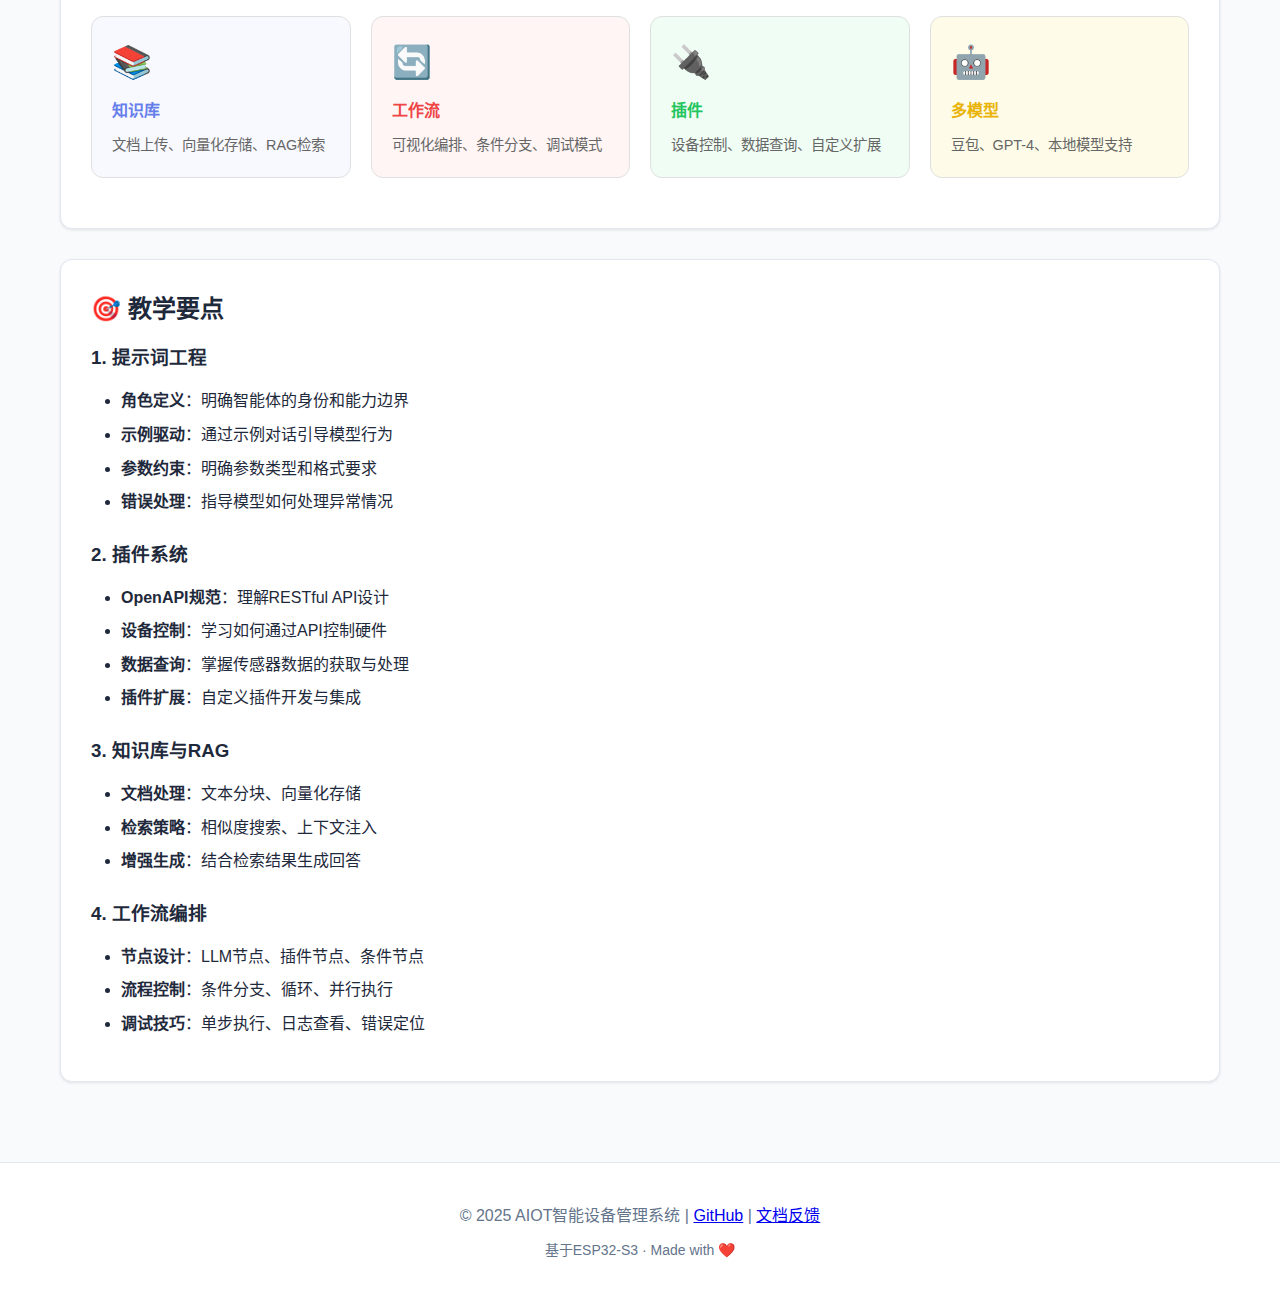
<file: docs/ai-creation.html>
<!DOCTYPE html>
<html lang="zh-CN">
<head>
    <meta charset="UTF-8">
    <meta name="viewport" content="width=device-width, initial-scale=1.0">
    <title>智能体创作平台 - AIOT系统使用指南</title>
    <meta name="description" content="AIOT智能体创作平台，专为智能体+物联网教学设计">
    <link rel="stylesheet" href="css/style.css">
</head>
<body>
    <!-- 导航栏 -->
    <nav class="navbar">
        <div class="nav-container">
            <a href="index.html" class="logo">
                <span class="logo-icon">🤖</span>
                <span>AIOT系统指南</span>
            </a>
            <button class="menu-toggle">☰</button>
            <ul class="nav-menu">
                <li><a href="index.html">首页</a></li>
                <li><a href="quick-start.html">快速开始</a></li>
                <li><a href="admin-panel.html">管理后台</a></li>
                <li><a href="ai-control.html">Coze插件</a></li>
                <li><a href="ai-creation.html" class="active">智能体构建平台</a></li>
                <li><a href="firmware-flash.html">固件烧录</a></li>
                <li><a href="serial-monitor.html">串口调试</a></li>
                <li><a href="troubleshooting.html">帮助中心</a></li>
            </ul>
        </div>
    </nav>

    <!-- 主内容 -->
    <div class="main-container">
        <!-- 面包屑 -->
        <div class="breadcrumb">
            <a href="index.html">首页</a>
            <span class="breadcrumb-separator">/</span>
            <span>智能体创作平台</span>
        </div>

        <!-- 页面头部 -->
        <div class="page-header fade-in">
            <h1 class="page-title">🎓 AIOT智能体平台</h1>
            <p class="page-description">
                专为智能体+物联网教学设计的简化版智能体开发平台
            </p>
        </div>

        <!-- 平台定位 -->
        <div class="card fade-in">
            <h2 class="card-title">📚 平台定位</h2>
            <div class="card-content">
                <p style="font-size: 1.1rem; line-height: 1.8; margin-bottom: 20px;">
                    AIOT智能体创作平台是一个<strong>专为教学设计的智能体开发平台</strong>，帮助学生理解：
                </p>
                <div class="grid grid-2" style="margin: 20px 0;">
                    <div>
                        <h4 style="margin-bottom: 10px; color: #667eea;">🤖 智能体技术</h4>
                        <ul style="font-size: 0.95rem; line-height: 1.8;">
                            <li>大语言模型（LLM）的应用</li>
                            <li>提示词工程（Prompt Engineering）</li>
                            <li>RAG检索增强生成</li>
                            <li>工作流编排与自动化</li>
                        </ul>
                    </div>
                    <div>
                        <h4 style="margin-bottom: 10px; color: #667eea;">🔌 物联网集成</h4>
                        <ul style="font-size: 0.95rem; line-height: 1.8;">
                            <li>设备控制与数据采集</li>
                            <li>插件系统与API集成</li>
                            <li>自然语言控制设备</li>
                            <li>场景联动与自动化</li>
                        </ul>
                    </div>
                </div>
            </div>
        </div>

        <!-- 平台特色 -->
        <div class="card fade-in">
            <h2 class="card-title">🌟 平台特色</h2>
            <div class="card-content">
                <div style="display: grid; grid-template-columns: repeat(auto-fit, minmax(280px, 1fr)); gap: 20px; margin-top: 20px;">
                    <div style="border: 1px solid #e0e0e0; border-radius: 12px; padding: 25px; background: #f8f9ff;">
                        <div style="font-size: 2.5rem; margin-bottom: 15px;">🎓</div>
                        <h3 style="margin: 0 0 12px 0; font-size: 1.2rem; color: #667eea;">专为教学设计</h3>
                        <p style="font-size: 0.95rem; line-height: 1.7; margin: 0; color: #666;">
                            简化操作流程，降低学习门槛，让学生快速理解智能体+物联网的核心概念
                        </p>
                    </div>
                    <div style="border: 1px solid #e0e0e0; border-radius: 12px; padding: 25px; background: #f0fdf4;">
                        <div style="font-size: 2.5rem; margin-bottom: 15px;">🔌</div>
                        <h3 style="margin: 0 0 12px 0; font-size: 1.2rem; color: #22c55e;">深度集成AIOT</h3>
                        <p style="font-size: 0.95rem; line-height: 1.7; margin: 0; color: #666;">
                            内置设备控制插件，无需额外配置即可控制ESP32设备，实现真正的软硬件结合
                        </p>
                    </div>
                    <div style="border: 1px solid #e0e0e0; border-radius: 12px; padding: 25px; background: #fff5f5;">
                        <div style="font-size: 2.5rem; margin-bottom: 15px;">🚀</div>
                        <h3 style="margin: 0 0 12px 0; font-size: 1.2rem; color: #ef4444;">零代码构建</h3>
                        <p style="font-size: 0.95rem; line-height: 1.7; margin: 0; color: #666;">
                            可视化工作流编辑器，拖拽式操作，无需编程基础即可创建功能完整的智能体
                        </p>
                    </div>
                    <div style="border: 1px solid #e0e0e0; border-radius: 12px; padding: 25px; background: #fefce8;">
                        <div style="font-size: 2.5rem; margin-bottom: 15px;">📚</div>
                        <h3 style="margin: 0 0 12px 0; font-size: 1.2rem; color: #eab308;">完整知识体系</h3>
                        <p style="font-size: 0.95rem; line-height: 1.7; margin: 0; color: #666;">
                            涵盖提示词工程、RAG检索、工作流编排、插件开发等智能体核心技术
                        </p>
                    </div>
                </div>

                <div style="margin-top: 30px; padding: 25px; background: #f8f9fa; border-radius: 12px; border: 1px solid #e0e0e0;">
                    <div style="text-align: center;">
                        <h3 style="margin: 0 0 15px 0; font-size: 1.3rem; color: #667eea;">💡 为什么选择我们？</h3>
                        <div style="display: grid; grid-template-columns: repeat(auto-fit, minmax(200px, 1fr)); gap: 20px; margin-top: 20px;">
                            <div>
                                <div style="font-size: 1.5rem; margin-bottom: 8px;">✅</div>
                                <div style="font-weight: 600; margin-bottom: 5px; color: #333;">开箱即用</div>
                                <div style="font-size: 0.9rem; color: #666;">内置AIOT插件，无需开发</div>
                            </div>
                            <div>
                                <div style="font-size: 1.5rem; margin-bottom: 8px;">✅</div>
                                <div style="font-weight: 600; margin-bottom: 5px; color: #333;">本地部署</div>
                                <div style="font-size: 0.9rem; color: #666;">数据安全，完全可控</div>
                            </div>
                            <div>
                                <div style="font-size: 1.5rem; margin-bottom: 8px;">✅</div>
                                <div style="font-weight: 600; margin-bottom: 5px; color: #333;">完全免费</div>
                                <div style="font-size: 0.9rem; color: #666;">无使用限制，无隐藏费用</div>
                            </div>
                            <div>
                                <div style="font-size: 1.5rem; margin-bottom: 8px;">✅</div>
                                <div style="font-weight: 600; margin-bottom: 5px; color: #333;">教学友好</div>
                                <div style="font-size: 0.9rem; color: #666;">简化操作，易于理解</div>
                            </div>
                        </div>
                    </div>
                </div>
            </div>
        </div>

        <!-- 核心功能 -->
        <div class="card fade-in">
            <h2 class="card-title">✨ 核心功能</h2>
            <div class="card-content">
                <div style="display: grid; grid-template-columns: repeat(auto-fit, minmax(250px, 1fr)); gap: 20px; margin-bottom: 20px;">
                    <div style="border: 1px solid #e0e0e0; border-radius: 12px; padding: 20px; background: #f8f9ff;">
                        <div style="font-size: 2rem; margin-bottom: 10px;">📚</div>
                        <h4 style="margin: 0 0 10px 0; color: #667eea;">知识库</h4>
                        <p style="font-size: 0.9rem; color: #666; margin: 0;">文档上传、向量化存储、RAG检索</p>
                    </div>
                    <div style="border: 1px solid #e0e0e0; border-radius: 12px; padding: 20px; background: #fff5f5;">
                        <div style="font-size: 2rem; margin-bottom: 10px;">🔄</div>
                        <h4 style="margin: 0 0 10px 0; color: #ef4444;">工作流</h4>
                        <p style="font-size: 0.9rem; color: #666; margin: 0;">可视化编排、条件分支、调试模式</p>
                    </div>
                    <div style="border: 1px solid #e0e0e0; border-radius: 12px; padding: 20px; background: #f0fdf4;">
                        <div style="font-size: 2rem; margin-bottom: 10px;">🔌</div>
                        <h4 style="margin: 0 0 10px 0; color: #22c55e;">插件</h4>
                        <p style="font-size: 0.9rem; color: #666; margin: 0;">设备控制、数据查询、自定义扩展</p>
                    </div>
                    <div style="border: 1px solid #e0e0e0; border-radius: 12px; padding: 20px; background: #fefce8;">
                        <div style="font-size: 2rem; margin-bottom: 10px;">🤖</div>
                        <h4 style="margin: 0 0 10px 0; color: #eab308;">多模型</h4>
                        <p style="font-size: 0.9rem; color: #666; margin: 0;">豆包、GPT-4、本地模型支持</p>
                    </div>
                </div>
            </div>
        </div>


        <!-- 教学要点 -->
        <div class="card fade-in">
            <h2 class="card-title">🎯 教学要点</h2>
            <div class="card-content">
                <h3 style="margin-bottom: 15px;">1. 提示词工程</h3>
                <ul style="margin-bottom: 25px;">
                    <li><strong>角色定义</strong>：明确智能体的身份和能力边界</li>
                    <li><strong>示例驱动</strong>：通过示例对话引导模型行为</li>
                    <li><strong>参数约束</strong>：明确参数类型和格式要求</li>
                    <li><strong>错误处理</strong>：指导模型如何处理异常情况</li>
                </ul>

                <h3 style="margin-bottom: 15px;">2. 插件系统</h3>
                <ul style="margin-bottom: 25px;">
                    <li><strong>OpenAPI规范</strong>：理解RESTful API设计</li>
                    <li><strong>设备控制</strong>：学习如何通过API控制硬件</li>
                    <li><strong>数据查询</strong>：掌握传感器数据的获取与处理</li>
                    <li><strong>插件扩展</strong>：自定义插件开发与集成</li>
                </ul>

                <h3 style="margin-bottom: 15px;">3. 知识库与RAG</h3>
                <ul style="margin-bottom: 25px;">
                    <li><strong>文档处理</strong>：文本分块、向量化存储</li>
                    <li><strong>检索策略</strong>：相似度搜索、上下文注入</li>
                    <li><strong>增强生成</strong>：结合检索结果生成回答</li>
                </ul>

                <h3 style="margin-bottom: 15px;">4. 工作流编排</h3>
                <ul>
                    <li><strong>节点设计</strong>：LLM节点、插件节点、条件节点</li>
                    <li><strong>流程控制</strong>：条件分支、循环、并行执行</li>
                    <li><strong>调试技巧</strong>：单步执行、日志查看、错误定位</li>
                </ul>
            </div>
        </div>


    </div>

    <!-- 页脚 -->
    <footer class="footer">
        <div class="footer-content">
            <p>© 2025 AIOT智能设备管理系统 | <a href="#">GitHub</a> | <a href="#">文档反馈</a></p>
            <p style="margin-top: 10px; font-size: 0.875rem;">
                基于ESP32-S3 · Made with ❤️
            </p>
        </div>
    </footer>

    <script src="js/main.js"></script>
</body>
</html>
</file>
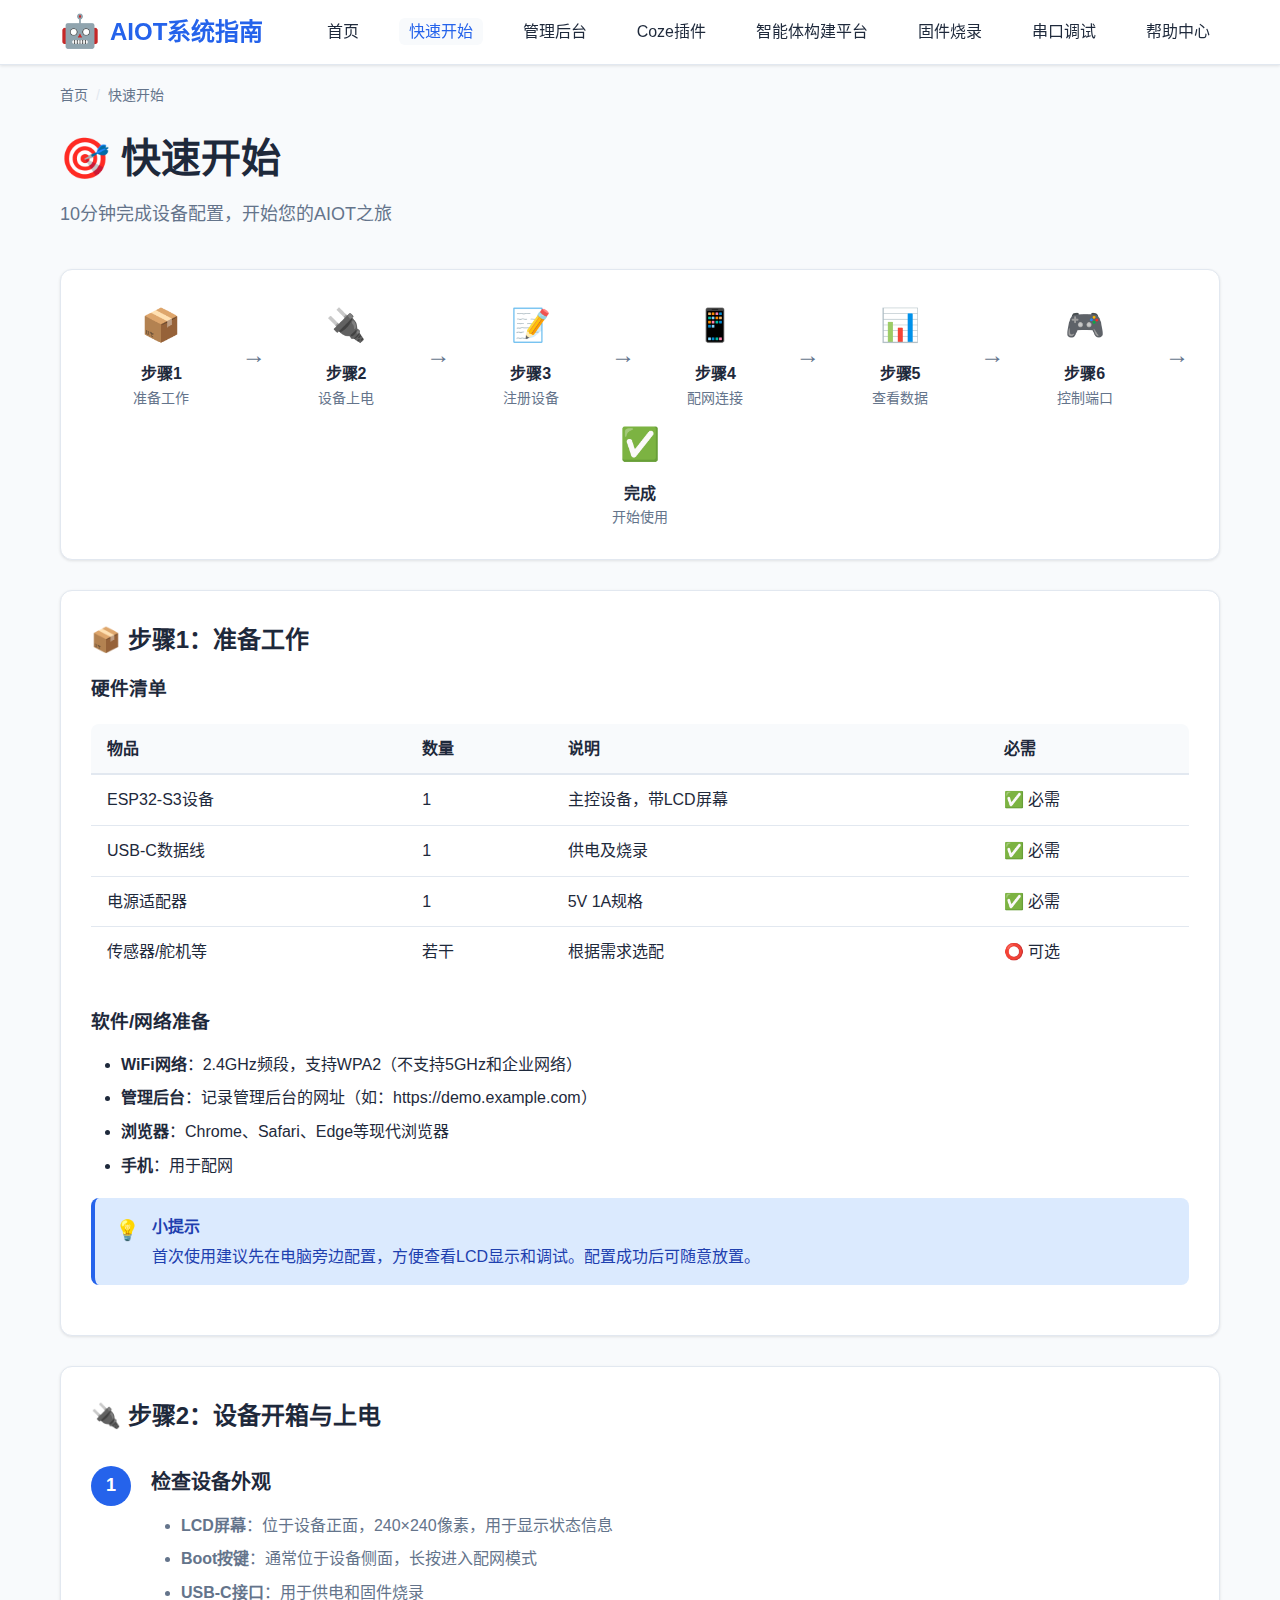
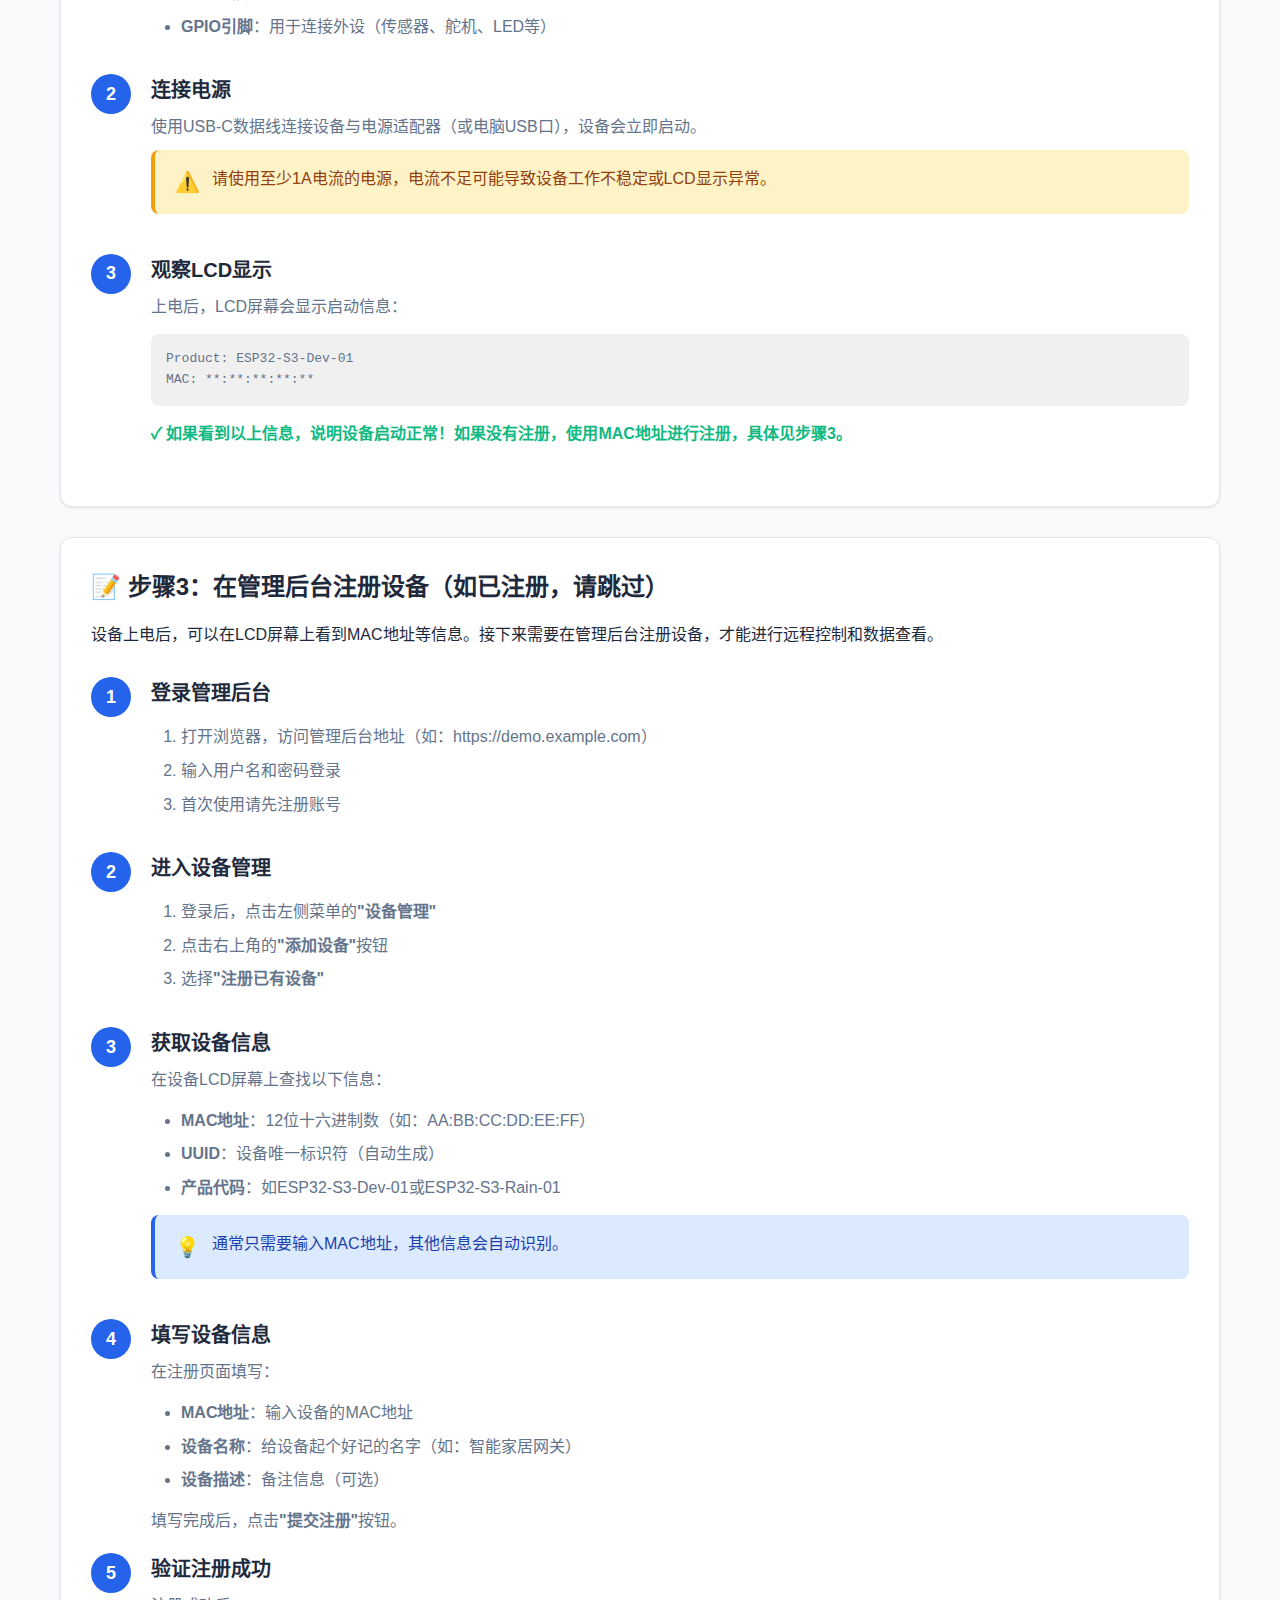
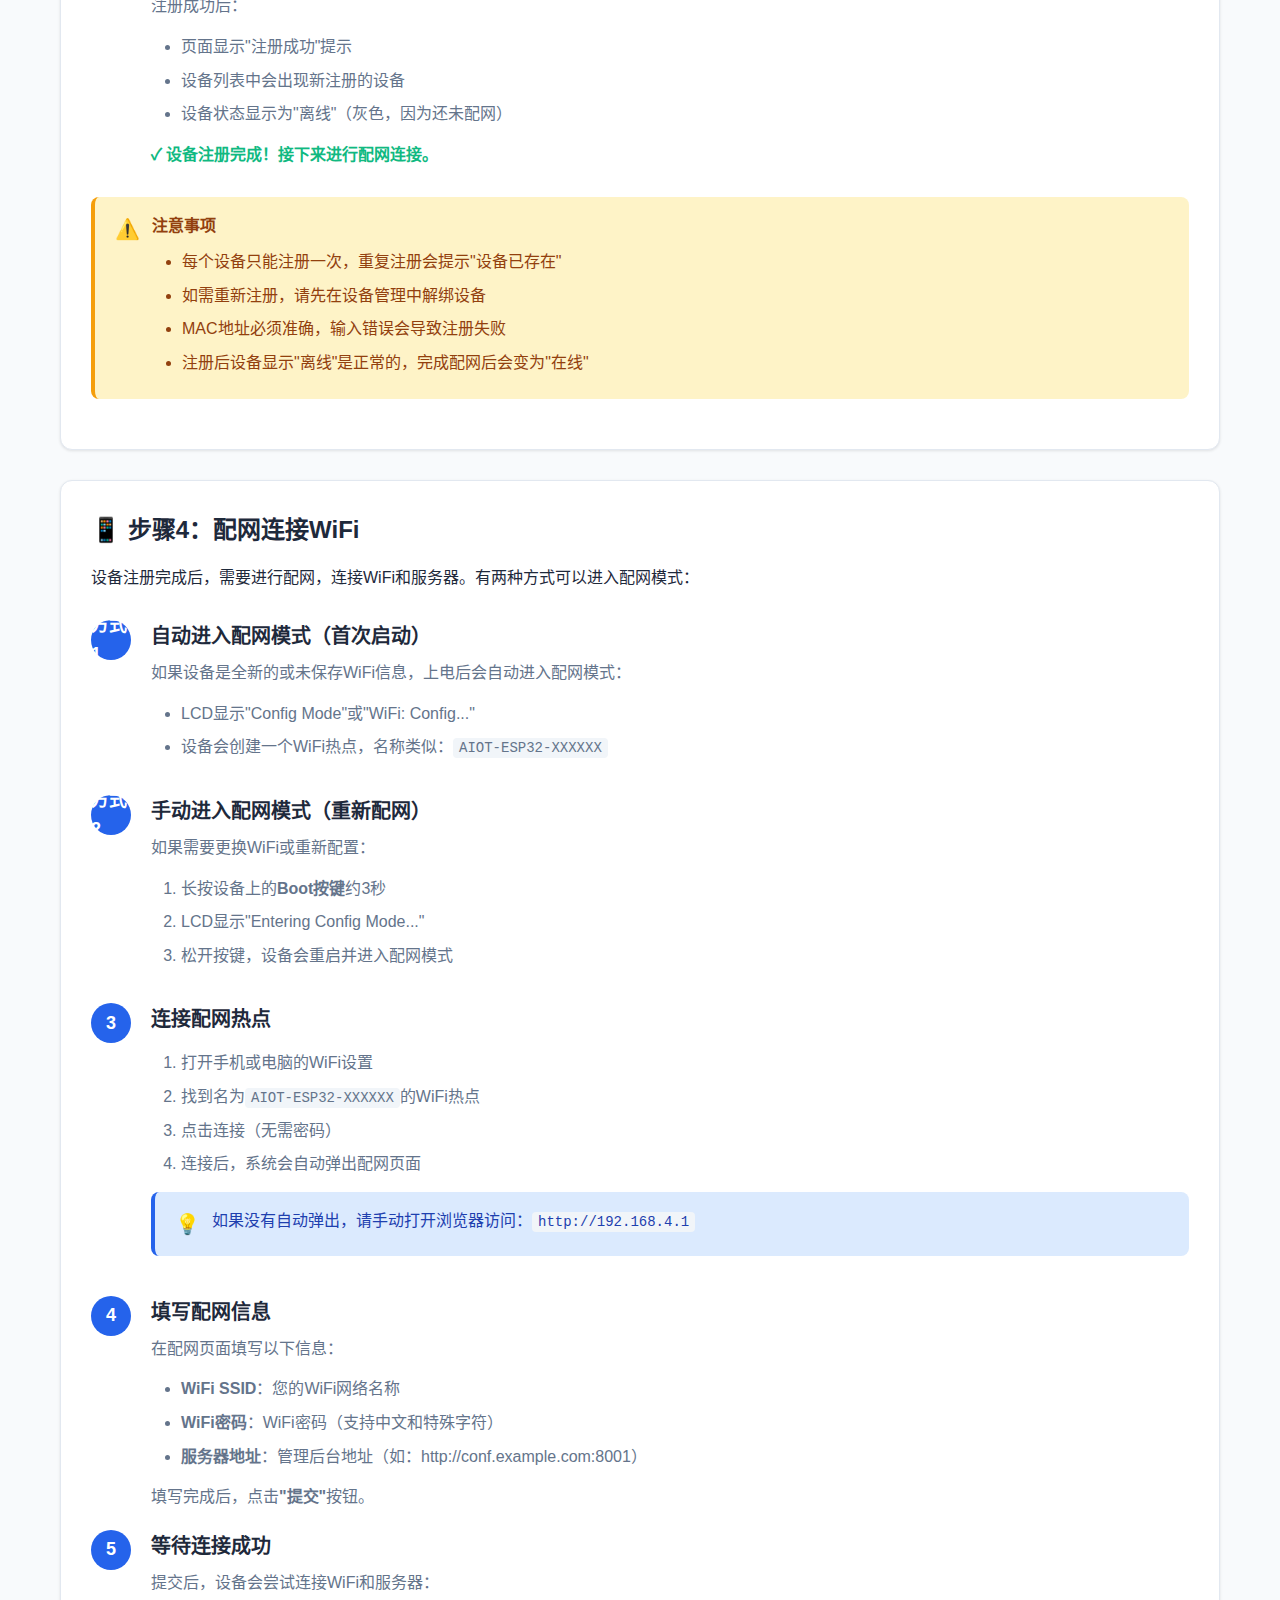
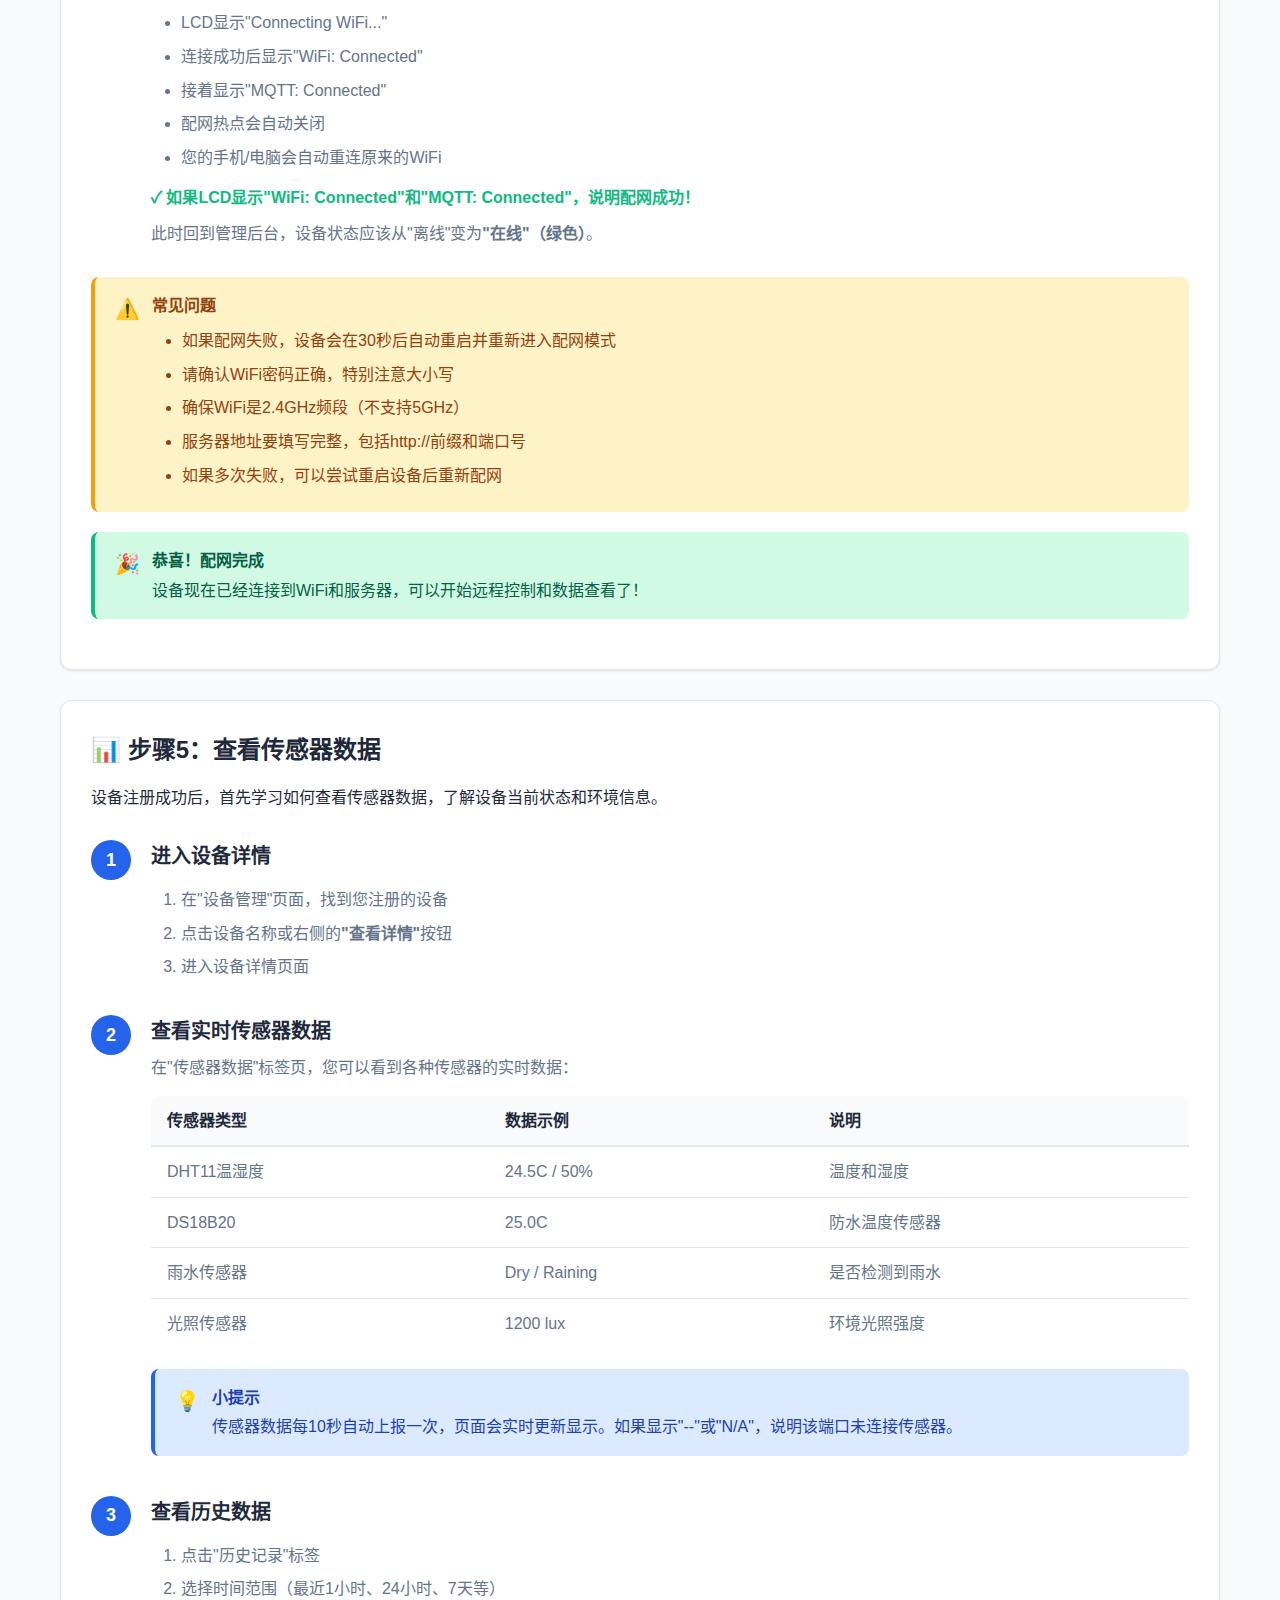
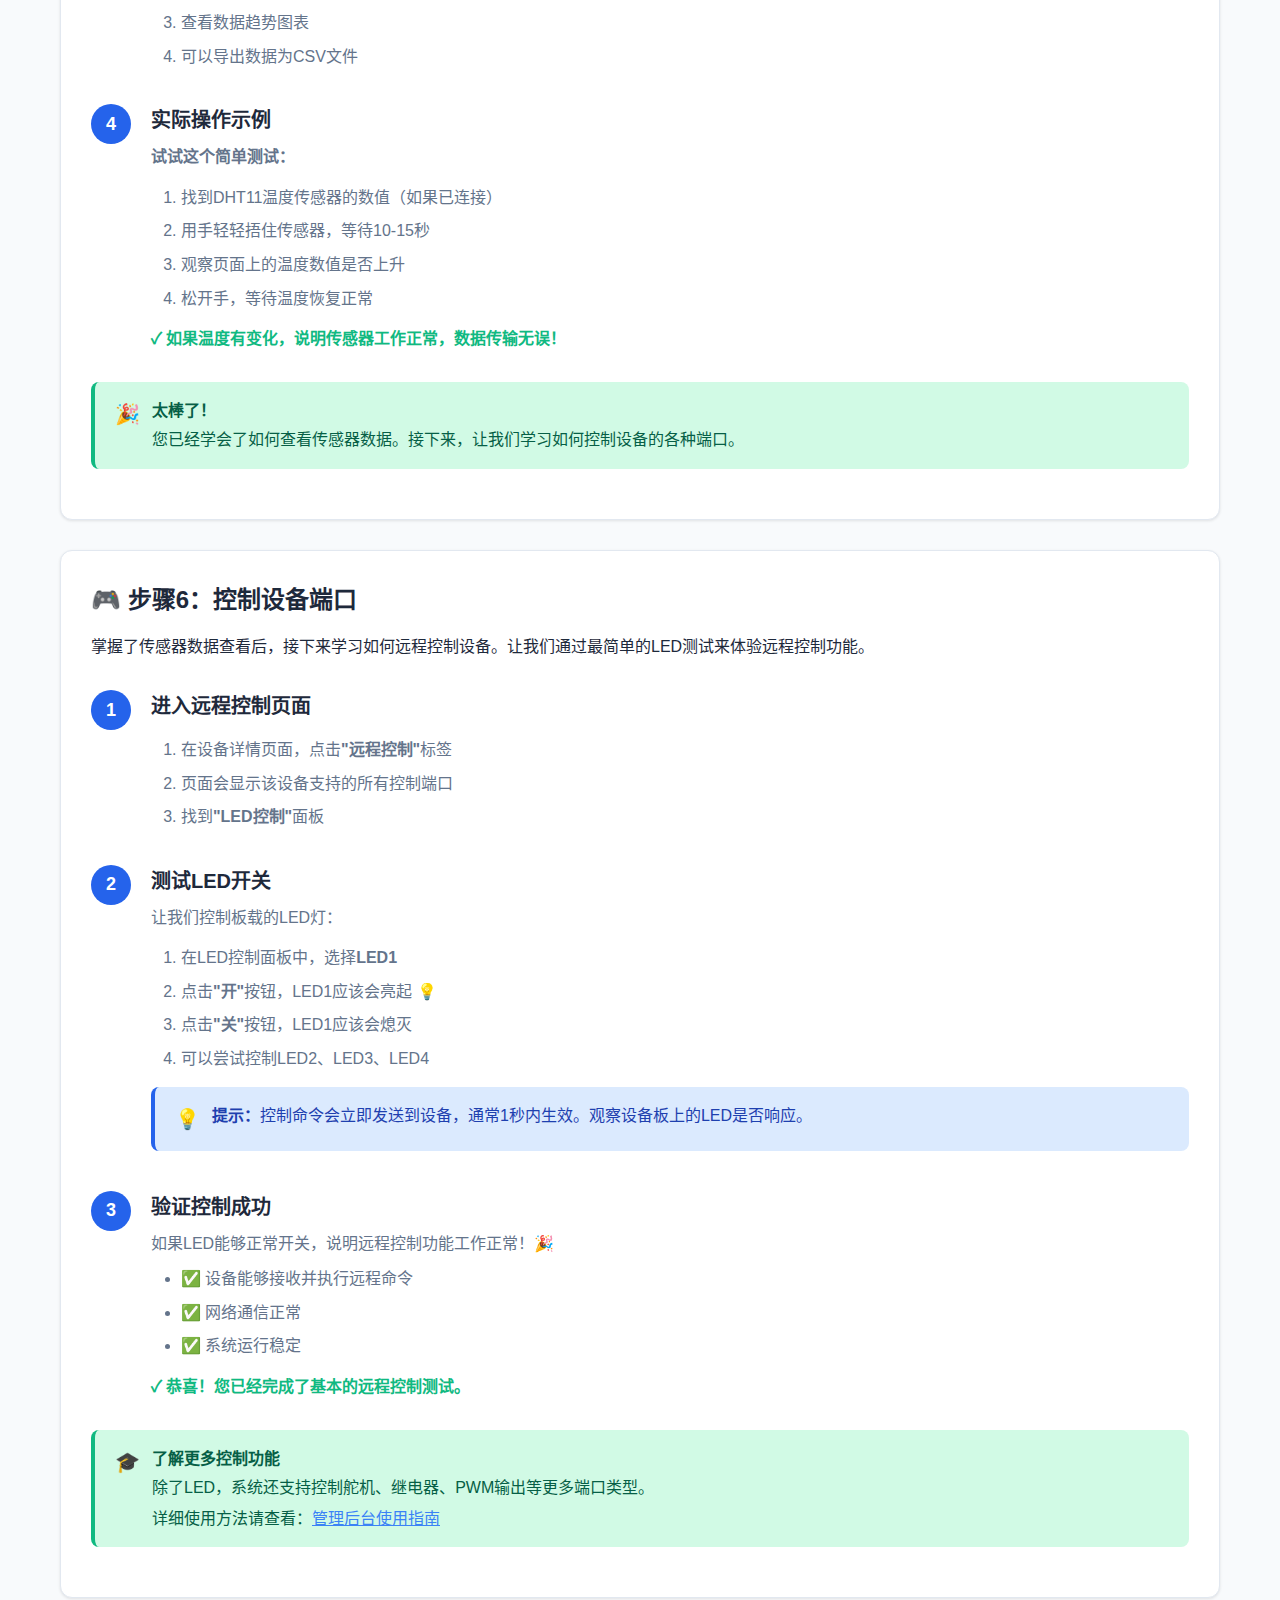
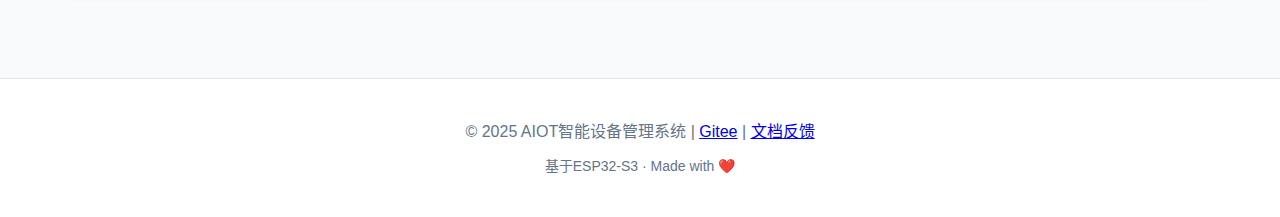
<file: docs/quick-start.html>
<!DOCTYPE html>
<html lang="zh-CN">
<head>
    <meta charset="UTF-8">
    <meta name="viewport" content="width=device-width, initial-scale=1.0">
    <title>快速开始 - AIOT系统使用指南</title>
    <meta name="description" content="10分钟快速上手AIOT系统，从开箱到完成配网">
    <link rel="stylesheet" href="css/style.css">
</head>
<body>
    <!-- 导航栏 -->
    <nav class="navbar">
        <div class="nav-container">
            <a href="index.html" class="logo">
                <span class="logo-icon">🤖</span>
                <span>AIOT系统指南</span>
            </a>
            <button class="menu-toggle">☰</button>
            <ul class="nav-menu">
                <li><a href="index.html">首页</a></li>
                <li><a href="quick-start.html" class="active">快速开始</a></li>
                <li><a href="admin-panel.html">管理后台</a></li>
                <li><a href="ai-control.html">Coze插件</a></li>
                <li><a href="ai-creation.html">智能体构建平台</a></li>
                <li><a href="firmware-flash.html">固件烧录</a></li>
                <li><a href="serial-monitor.html">串口调试</a></li>
                <li><a href="troubleshooting.html">帮助中心</a></li>
            </ul>
        </div>
    </nav>

    <!-- 主内容 -->
    <div class="main-container">
        <!-- 面包屑 -->
        <div class="breadcrumb">
            <a href="index.html">首页</a>
            <span class="breadcrumb-separator">/</span>
            <span>快速开始</span>
        </div>

        <!-- 页面头部 -->
        <div class="page-header fade-in">
            <h1 class="page-title">🎯 快速开始</h1>
            <p class="page-description">
                10分钟完成设备配置，开始您的AIOT之旅
            </p>
        </div>

        <!-- 进度指示 -->
        <div class="card fade-in">
            <div style="display: flex; justify-content: space-between; align-items: center; flex-wrap: wrap; gap: 10px;">
                <div style="text-align: center; flex: 1; min-width: 120px;">
                    <div style="font-size: 2rem; margin-bottom: 10px;">📦</div>
                    <div style="font-weight: 600;">步骤1</div>
                    <div style="font-size: 0.875rem; color: var(--text-light);">准备工作</div>
                </div>
                <div style="font-size: 1.5rem; color: var(--text-light);">→</div>
                <div style="text-align: center; flex: 1; min-width: 120px;">
                    <div style="font-size: 2rem; margin-bottom: 10px;">🔌</div>
                    <div style="font-weight: 600;">步骤2</div>
                    <div style="font-size: 0.875rem; color: var(--text-light);">设备上电</div>
                </div>
                <div style="font-size: 1.5rem; color: var(--text-light);">→</div>
                <div style="text-align: center; flex: 1; min-width: 120px;">
                    <div style="font-size: 2rem; margin-bottom: 10px;">📝</div>
                    <div style="font-weight: 600;">步骤3</div>
                    <div style="font-size: 0.875rem; color: var(--text-light);">注册设备</div>
                </div>
                <div style="font-size: 1.5rem; color: var(--text-light);">→</div>
                <div style="text-align: center; flex: 1; min-width: 120px;">
                    <div style="font-size: 2rem; margin-bottom: 10px;">📱</div>
                    <div style="font-weight: 600;">步骤4</div>
                    <div style="font-size: 0.875rem; color: var(--text-light);">配网连接</div>
                </div>
                <div style="font-size: 1.5rem; color: var(--text-light);">→</div>
                <div style="text-align: center; flex: 1; min-width: 120px;">
                    <div style="font-size: 2rem; margin-bottom: 10px;">📊</div>
                    <div style="font-weight: 600;">步骤5</div>
                    <div style="font-size: 0.875rem; color: var(--text-light);">查看数据</div>
                </div>
                <div style="font-size: 1.5rem; color: var(--text-light);">→</div>
                <div style="text-align: center; flex: 1; min-width: 120px;">
                    <div style="font-size: 2rem; margin-bottom: 10px;">🎮</div>
                    <div style="font-weight: 600;">步骤6</div>
                    <div style="font-size: 0.875rem; color: var(--text-light);">控制端口</div>
                </div>
                <div style="font-size: 1.5rem; color: var(--text-light);">→</div>
                <div style="text-align: center; flex: 1; min-width: 120px;">
                    <div style="font-size: 2rem; margin-bottom: 10px;">✅</div>
                    <div style="font-weight: 600;">完成</div>
                    <div style="font-size: 0.875rem; color: var(--text-light);">开始使用</div>
                </div>
            </div>
        </div>

        <!-- 准备工作 -->
        <div class="card fade-in" id="step1">
            <h2 class="card-title">📦 步骤1：准备工作</h2>
            <div class="card-content">
                <h3 style="margin-bottom: 15px;">硬件清单</h3>
                <table>
                    <thead>
                        <tr>
                            <th>物品</th>
                            <th>数量</th>
                            <th>说明</th>
                            <th>必需</th>
                        </tr>
                    </thead>
                    <tbody>
                        <tr>
                            <td>ESP32-S3设备</td>
                            <td>1</td>
                            <td>主控设备，带LCD屏幕</td>
                            <td>✅ 必需</td>
                        </tr>
                        <tr>
                            <td>USB-C数据线</td>
                            <td>1</td>
                            <td>供电及烧录</td>
                            <td>✅ 必需</td>
                        </tr>
                        <tr>
                            <td>电源适配器</td>
                            <td>1</td>
                            <td>5V 1A规格</td>
                            <td>✅ 必需</td>
                        </tr>
                        <tr>
                            <td>传感器/舵机等</td>
                            <td>若干</td>
                            <td>根据需求选配</td>
                            <td>⭕ 可选</td>
                        </tr>
                    </tbody>
                </table>

                <h3 style="margin: 30px 0 15px;">软件/网络准备</h3>
                <ul>
                    <li><strong>WiFi网络</strong>：2.4GHz频段，支持WPA2（不支持5GHz和企业网络）</li>
                    <li><strong>管理后台</strong>：记录管理后台的网址（如：https://demo.example.com）</li>
                    <li><strong>浏览器</strong>：Chrome、Safari、Edge等现代浏览器</li>
                    <li><strong>手机</strong>：用于配网</li>
                </ul>

                <div class="alert alert-info" style="margin-top: 20px;">
                    <div class="alert-icon">💡</div>
                    <div class="alert-content">
                        <div class="alert-title">小提示</div>
                        <p>首次使用建议先在电脑旁边配置，方便查看LCD显示和调试。配置成功后可随意放置。</p>
                    </div>
                </div>
            </div>
        </div>

        <!-- 设备上电 -->
        <div class="card fade-in" id="step2">
            <h2 class="card-title">🔌 步骤2：设备开箱与上电</h2>
            <div class="card-content">
                <div class="steps">
                    <div class="step">
                        <div class="step-number">1</div>
                        <div class="step-content">
                            <div class="step-title">检查设备外观</div>
                            <div class="step-description">
                                <ul>
                                    <li><strong>LCD屏幕</strong>：位于设备正面，240×240像素，用于显示状态信息</li>
                                    <li><strong>Boot按键</strong>：通常位于设备侧面，长按进入配网模式</li>
                                    <li><strong>USB-C接口</strong>：用于供电和固件烧录</li>
                                    <li><strong>GPIO引脚</strong>：用于连接外设（传感器、舵机、LED等）</li>
                                </ul>
                            </div>
                        </div>
                    </div>

                    <div class="step">
                        <div class="step-number">2</div>
                        <div class="step-content">
                            <div class="step-title">连接电源</div>
                            <div class="step-description">
                                <p>使用USB-C数据线连接设备与电源适配器（或电脑USB口），设备会立即启动。</p>
                                <div class="alert alert-warning" style="margin-top: 10px;">
                                    <div class="alert-icon">⚠️</div>
                                    <div class="alert-content">
                                        <p>请使用至少1A电流的电源，电流不足可能导致设备工作不稳定或LCD显示异常。</p>
                                    </div>
                                </div>
                            </div>
                        </div>
                    </div>

                    <div class="step">
                        <div class="step-number">3</div>
                        <div class="step-content">
                            <div class="step-title">观察LCD显示</div>
                            <div class="step-description">
                                <p>上电后，LCD屏幕会显示启动信息：</p>
                                <div style="background: #f0f0f0; padding: 15px; border-radius: 8px; margin: 15px 0; font-family: monospace;">
                                    <div>Product: ESP32-S3-Dev-01</div>
                                    <div>MAC: **:**:**:**:**</div>
                                </div>
                                <p style="color: #10b981; font-weight: 600; margin-top: 10px;">
                                    ✓ 如果看到以上信息，说明设备启动正常！如果没有注册，使用MAC地址进行注册，具体见步骤3。
                                </p>
                            </div>
                        </div>
                    </div>
                </div>
            </div>
        </div>

        <!-- 注册设备 -->
        <div class="card fade-in" id="step3">
            <h2 class="card-title">📝 步骤3：在管理后台注册设备（如已注册，请跳过）</h2>
            <div class="card-content">
                <p>设备上电后，可以在LCD屏幕上看到MAC地址等信息。接下来需要在管理后台注册设备，才能进行远程控制和数据查看。</p>

                <div class="steps">
                    <div class="step">
                        <div class="step-number">1</div>
                        <div class="step-content">
                            <div class="step-title">登录管理后台</div>
                            <div class="step-description">
                                <ol>
                                    <li>打开浏览器，访问管理后台地址（如：https://demo.example.com）</li>
                                    <li>输入用户名和密码登录</li>
                                    <li>首次使用请先注册账号</li>
                                </ol>
                            </div>
                        </div>
                    </div>

                    <div class="step">
                        <div class="step-number">2</div>
                        <div class="step-content">
                            <div class="step-title">进入设备管理</div>
                            <div class="step-description">
                                <ol>
                                    <li>登录后，点击左侧菜单的<strong>"设备管理"</strong></li>
                                    <li>点击右上角的<strong>"添加设备"</strong>按钮</li>
                                    <li>选择<strong>"注册已有设备"</strong></li>
                                </ol>
                            </div>
                        </div>
                    </div>

                    <div class="step">
                        <div class="step-number">3</div>
                        <div class="step-content">
                            <div class="step-title">获取设备信息</div>
                            <div class="step-description">
                                <p>在设备LCD屏幕上查找以下信息：</p>
                                <ul>
                                    <li><strong>MAC地址</strong>：12位十六进制数（如：AA:BB:CC:DD:EE:FF）</li>
                                    <li><strong>UUID</strong>：设备唯一标识符（自动生成）</li>
                                    <li><strong>产品代码</strong>：如ESP32-S3-Dev-01或ESP32-S3-Rain-01</li>
                                </ul>
                                <div class="alert alert-info" style="margin-top: 10px;">
                                    <div class="alert-icon">💡</div>
                                    <div class="alert-content">
                                        <p>通常只需要输入MAC地址，其他信息会自动识别。</p>
                                    </div>
                                </div>
                            </div>
                        </div>
                    </div>

                    <div class="step">
                        <div class="step-number">4</div>
                        <div class="step-content">
                            <div class="step-title">填写设备信息</div>
                            <div class="step-description">
                                <p>在注册页面填写：</p>
                                <ul>
                                    <li><strong>MAC地址</strong>：输入设备的MAC地址</li>
                                    <li><strong>设备名称</strong>：给设备起个好记的名字（如：智能家居网关）</li>
                                    <li><strong>设备描述</strong>：备注信息（可选）</li>
                                </ul>
                                <p style="margin-top: 10px;">填写完成后，点击<strong>"提交注册"</strong>按钮。</p>
                            </div>
                        </div>
                    </div>

                    <div class="step">
                        <div class="step-number">5</div>
                        <div class="step-content">
                            <div class="step-title">验证注册成功</div>
                            <div class="step-description">
                                <p>注册成功后：</p>
                                <ul>
                                    <li>页面显示"注册成功"提示</li>
                                    <li>设备列表中会出现新注册的设备</li>
                                    <li>设备状态显示为"离线"（灰色，因为还未配网）</li>
                                </ul>
                                <p style="color: #10b981; font-weight: 600; margin-top: 10px;">
                                    ✓ 设备注册完成！接下来进行配网连接。
                                </p>
                            </div>
                        </div>
                    </div>
                </div>

                <div class="alert alert-warning" style="margin-top: 20px;">
                    <div class="alert-icon">⚠️</div>
                    <div class="alert-content">
                        <div class="alert-title">注意事项</div>
                        <ul style="margin: 10px 0 0 0;">
                            <li>每个设备只能注册一次，重复注册会提示"设备已存在"</li>
                            <li>如需重新注册，请先在设备管理中解绑设备</li>
                            <li>MAC地址必须准确，输入错误会导致注册失败</li>
                            <li>注册后设备显示"离线"是正常的，完成配网后会变为"在线"</li>
                        </ul>
                    </div>
                </div>
            </div>
        </div>

        <!-- 配网连接 -->
        <div class="card fade-in" id="step4">
            <h2 class="card-title">📱 步骤4：配网连接WiFi</h2>
            <div class="card-content">
                <p>设备注册完成后，需要进行配网，连接WiFi和服务器。有两种方式可以进入配网模式：</p>

                <div class="steps">
                    <div class="step">
                        <div class="step-number">方式1</div>
                        <div class="step-content">
                            <div class="step-title">自动进入配网模式（首次启动）</div>
                            <div class="step-description">
                                <p>如果设备是全新的或未保存WiFi信息，上电后会自动进入配网模式：</p>
                                <ul>
                                    <li>LCD显示"Config Mode"或"WiFi: Config..."</li>
                                    <li>设备会创建一个WiFi热点，名称类似：<code>AIOT-ESP32-XXXXXX</code></li>
                                </ul>
                            </div>
                        </div>
                    </div>

                    <div class="step">
                        <div class="step-number">方式2</div>
                        <div class="step-content">
                            <div class="step-title">手动进入配网模式（重新配网）</div>
                            <div class="step-description">
                                <p>如果需要更换WiFi或重新配置：</p>
                                <ol>
                                    <li>长按设备上的<strong>Boot按键</strong>约3秒</li>
                                    <li>LCD显示"Entering Config Mode..."</li>
                                    <li>松开按键，设备会重启并进入配网模式</li>
                                </ol>
                            </div>
                        </div>
                    </div>

                    <div class="step">
                        <div class="step-number">3</div>
                        <div class="step-content">
                            <div class="step-title">连接配网热点</div>
                            <div class="step-description">
                                <ol>
                                    <li>打开手机或电脑的WiFi设置</li>
                                    <li>找到名为<code>AIOT-ESP32-XXXXXX</code>的WiFi热点</li>
                                    <li>点击连接（无需密码）</li>
                                    <li>连接后，系统会自动弹出配网页面</li>
                                </ol>
                                <div class="alert alert-info" style="margin-top: 10px;">
                                    <div class="alert-icon">💡</div>
                                    <div class="alert-content">
                                        <p>如果没有自动弹出，请手动打开浏览器访问：<code>http://192.168.4.1</code></p>
                                    </div>
                                </div>
                            </div>
                        </div>
                    </div>

                    <div class="step">
                        <div class="step-number">4</div>
                        <div class="step-content">
                            <div class="step-title">填写配网信息</div>
                            <div class="step-description">
                                <p>在配网页面填写以下信息：</p>
                                <ul>
                                    <li><strong>WiFi SSID</strong>：您的WiFi网络名称</li>
                                    <li><strong>WiFi密码</strong>：WiFi密码（支持中文和特殊字符）</li>
                                    <li><strong>服务器地址</strong>：管理后台地址（如：http://conf.example.com:8001）</li>
                                </ul>
                                <p style="margin-top: 10px;">填写完成后，点击<strong>"提交"</strong>按钮。</p>
                            </div>
                        </div>
                    </div>

                    <div class="step">
                        <div class="step-number">5</div>
                        <div class="step-content">
                            <div class="step-title">等待连接成功</div>
                            <div class="step-description">
                                <p>提交后，设备会尝试连接WiFi和服务器：</p>
                                <ul>
                                    <li>LCD显示"Connecting WiFi..."</li>
                                    <li>连接成功后显示"WiFi: Connected"</li>
                                    <li>接着显示"MQTT: Connected"</li>
                                    <li>配网热点会自动关闭</li>
                                    <li>您的手机/电脑会自动重连原来的WiFi</li>
                                </ul>
                                <p style="color: #10b981; font-weight: 600; margin-top: 10px;">
                                    ✓ 如果LCD显示"WiFi: Connected"和"MQTT: Connected"，说明配网成功！
                                </p>
                                <p style="margin-top: 10px;">此时回到管理后台，设备状态应该从"离线"变为<strong>"在线"（绿色）</strong>。</p>
                            </div>
                        </div>
                    </div>
                </div>

                <div class="alert alert-warning" style="margin-top: 20px;">
                    <div class="alert-icon">⚠️</div>
                    <div class="alert-content">
                        <div class="alert-title">常见问题</div>
                        <ul style="margin: 10px 0 0 0;">
                            <li>如果配网失败，设备会在30秒后自动重启并重新进入配网模式</li>
                            <li>请确认WiFi密码正确，特别注意大小写</li>
                            <li>确保WiFi是2.4GHz频段（不支持5GHz）</li>
                            <li>服务器地址要填写完整，包括http://前缀和端口号</li>
                            <li>如果多次失败，可以尝试重启设备后重新配网</li>
                        </ul>
                    </div>
                </div>

                <div class="alert alert-success" style="margin-top: 20px;">
                    <div class="alert-icon">🎉</div>
                    <div class="alert-content">
                        <div class="alert-title">恭喜！配网完成</div>
                        <p>设备现在已经连接到WiFi和服务器，可以开始远程控制和数据查看了！</p>
                    </div>
                </div>
            </div>
        </div>

        <!-- 查看传感器数据 -->
        <div class="card fade-in" id="step5">
            <h2 class="card-title">📊 步骤5：查看传感器数据</h2>
            <div class="card-content">
                <p>设备注册成功后，首先学习如何查看传感器数据，了解设备当前状态和环境信息。</p>

                <div class="steps">
                    <div class="step">
                        <div class="step-number">1</div>
                        <div class="step-content">
                            <div class="step-title">进入设备详情</div>
                            <div class="step-description">
                                <ol>
                                    <li>在"设备管理"页面，找到您注册的设备</li>
                                    <li>点击设备名称或右侧的<strong>"查看详情"</strong>按钮</li>
                                    <li>进入设备详情页面</li>
                                </ol>
                            </div>
                        </div>
                    </div>

                    <div class="step">
                        <div class="step-number">2</div>
                        <div class="step-content">
                            <div class="step-title">查看实时传感器数据</div>
                            <div class="step-description">
                                <p>在"传感器数据"标签页，您可以看到各种传感器的实时数据：</p>
                                <table style="margin-top: 15px;">
                                    <thead>
                                        <tr>
                                            <th>传感器类型</th>
                                            <th>数据示例</th>
                                            <th>说明</th>
                                        </tr>
                                    </thead>
                                    <tbody>
                                        <tr>
                                            <td>DHT11温湿度</td>
                                            <td>24.5C / 50%</td>
                                            <td>温度和湿度</td>
                                        </tr>
                                        <tr>
                                            <td>DS18B20</td>
                                            <td>25.0C</td>
                                            <td>防水温度传感器</td>
                                        </tr>
                                        <tr>
                                            <td>雨水传感器</td>
                                            <td>Dry / Raining</td>
                                            <td>是否检测到雨水</td>
                                        </tr>
                                        <tr>
                                            <td>光照传感器</td>
                                            <td>1200 lux</td>
                                            <td>环境光照强度</td>
                                        </tr>
                                    </tbody>
                                </table>
                                <div class="alert alert-info" style="margin-top: 15px;">
                                    <div class="alert-icon">💡</div>
                                    <div class="alert-content">
                                        <div class="alert-title">小提示</div>
                                        <p>传感器数据每10秒自动上报一次，页面会实时更新显示。如果显示"--"或"N/A"，说明该端口未连接传感器。</p>
                                    </div>
                                </div>
                            </div>
                        </div>
                    </div>

                    <div class="step">
                        <div class="step-number">3</div>
                        <div class="step-content">
                            <div class="step-title">查看历史数据</div>
                            <div class="step-description">
                                <ol>
                                    <li>点击"历史记录"标签</li>
                                    <li>选择时间范围（最近1小时、24小时、7天等）</li>
                                    <li>查看数据趋势图表</li>
                                    <li>可以导出数据为CSV文件</li>
                                </ol>
                            </div>
                        </div>
                    </div>

                    <div class="step">
                        <div class="step-number">4</div>
                        <div class="step-content">
                            <div class="step-title">实际操作示例</div>
                            <div class="step-description">
                                <p><strong>试试这个简单测试：</strong></p>
                                <ol>
                                    <li>找到DHT11温度传感器的数值（如果已连接）</li>
                                    <li>用手轻轻捂住传感器，等待10-15秒</li>
                                    <li>观察页面上的温度数值是否上升</li>
                                    <li>松开手，等待温度恢复正常</li>
                                </ol>
                                <p style="margin-top: 10px; color: #10b981; font-weight: 600;">
                                    ✓ 如果温度有变化，说明传感器工作正常，数据传输无误！
                                </p>
                            </div>
                        </div>
                    </div>
                </div>

                <div class="alert alert-success" style="margin-top: 20px;">
                    <div class="alert-icon">🎉</div>
                    <div class="alert-content">
                        <div class="alert-title">太棒了！</div>
                        <p>您已经学会了如何查看传感器数据。接下来，让我们学习如何控制设备的各种端口。</p>
                    </div>
                </div>
            </div>
        </div>

        <!-- 控制端口 -->
        <div class="card fade-in" id="step6">
            <h2 class="card-title">🎮 步骤6：控制设备端口</h2>
            <div class="card-content">
                <p>掌握了传感器数据查看后，接下来学习如何远程控制设备。让我们通过最简单的LED测试来体验远程控制功能。</p>

                <div class="steps">
                    <div class="step">
                        <div class="step-number">1</div>
                        <div class="step-content">
                            <div class="step-title">进入远程控制页面</div>
                            <div class="step-description">
                                <ol>
                                    <li>在设备详情页面，点击<strong>"远程控制"</strong>标签</li>
                                    <li>页面会显示该设备支持的所有控制端口</li>
                                    <li>找到<strong>"LED控制"</strong>面板</li>
                                </ol>
                            </div>
                        </div>
                    </div>

                    <div class="step">
                        <div class="step-number">2</div>
                        <div class="step-content">
                            <div class="step-title">测试LED开关</div>
                            <div class="step-description">
                                <p>让我们控制板载的LED灯：</p>
                                <ol>
                                    <li>在LED控制面板中，选择<strong>LED1</strong></li>
                                    <li>点击<strong>"开"</strong>按钮，LED1应该会亮起 💡</li>
                                    <li>点击<strong>"关"</strong>按钮，LED1应该会熄灭</li>
                                    <li>可以尝试控制LED2、LED3、LED4</li>
                                </ol>
                                <div class="alert alert-info" style="margin-top: 10px;">
                                    <div class="alert-icon">💡</div>
                                    <div class="alert-content">
                                        <p><strong>提示：</strong>控制命令会立即发送到设备，通常1秒内生效。观察设备板上的LED是否响应。</p>
                                    </div>
                                </div>
                            </div>
                        </div>
                    </div>

                    <div class="step">
                        <div class="step-number">3</div>
                        <div class="step-content">
                            <div class="step-title">验证控制成功</div>
                            <div class="step-description">
                                <p>如果LED能够正常开关，说明远程控制功能工作正常！🎉</p>
                                <ul style="margin-top: 10px;">
                                    <li>✅ 设备能够接收并执行远程命令</li>
                                    <li>✅ 网络通信正常</li>
                                    <li>✅ 系统运行稳定</li>
                                </ul>
                                <p style="margin-top: 15px; color: #10b981; font-weight: 600;">
                                    ✓ 恭喜！您已经完成了基本的远程控制测试。
                                </p>
                            </div>
                        </div>
                    </div>
                </div>

                <div class="alert alert-success" style="margin-top: 20px;">
                    <div class="alert-icon">🎓</div>
                    <div class="alert-content">
                        <div class="alert-title">了解更多控制功能</div>
                        <p>除了LED，系统还支持控制舵机、继电器、PWM输出等更多端口类型。</p>
                        <p style="margin-top: 5px;">详细使用方法请查看：<a href="admin-panel.html#设备控制" style="color: #3b82f6; text-decoration: underline;">管理后台使用指南</a></p>
                    </div>
                </div>
            </div>
        </div>

    </div>

    <!-- 页脚 -->
    <footer class="footer">
        <div class="footer-content">
            <p>© 2025 AIOT智能设备管理系统 | <a href="https://gitee.com/OSABC/aiot" target="_blank">Gitee</a> | <a href="troubleshooting.html">文档反馈</a></p>
            <p style="margin-top: 10px; font-size: 0.875rem;">
                基于ESP32-S3 · Made with ❤️
            </p>
        </div>
    </footer>

    <script src="js/main.js"></script>
</body>
</html>
</file>
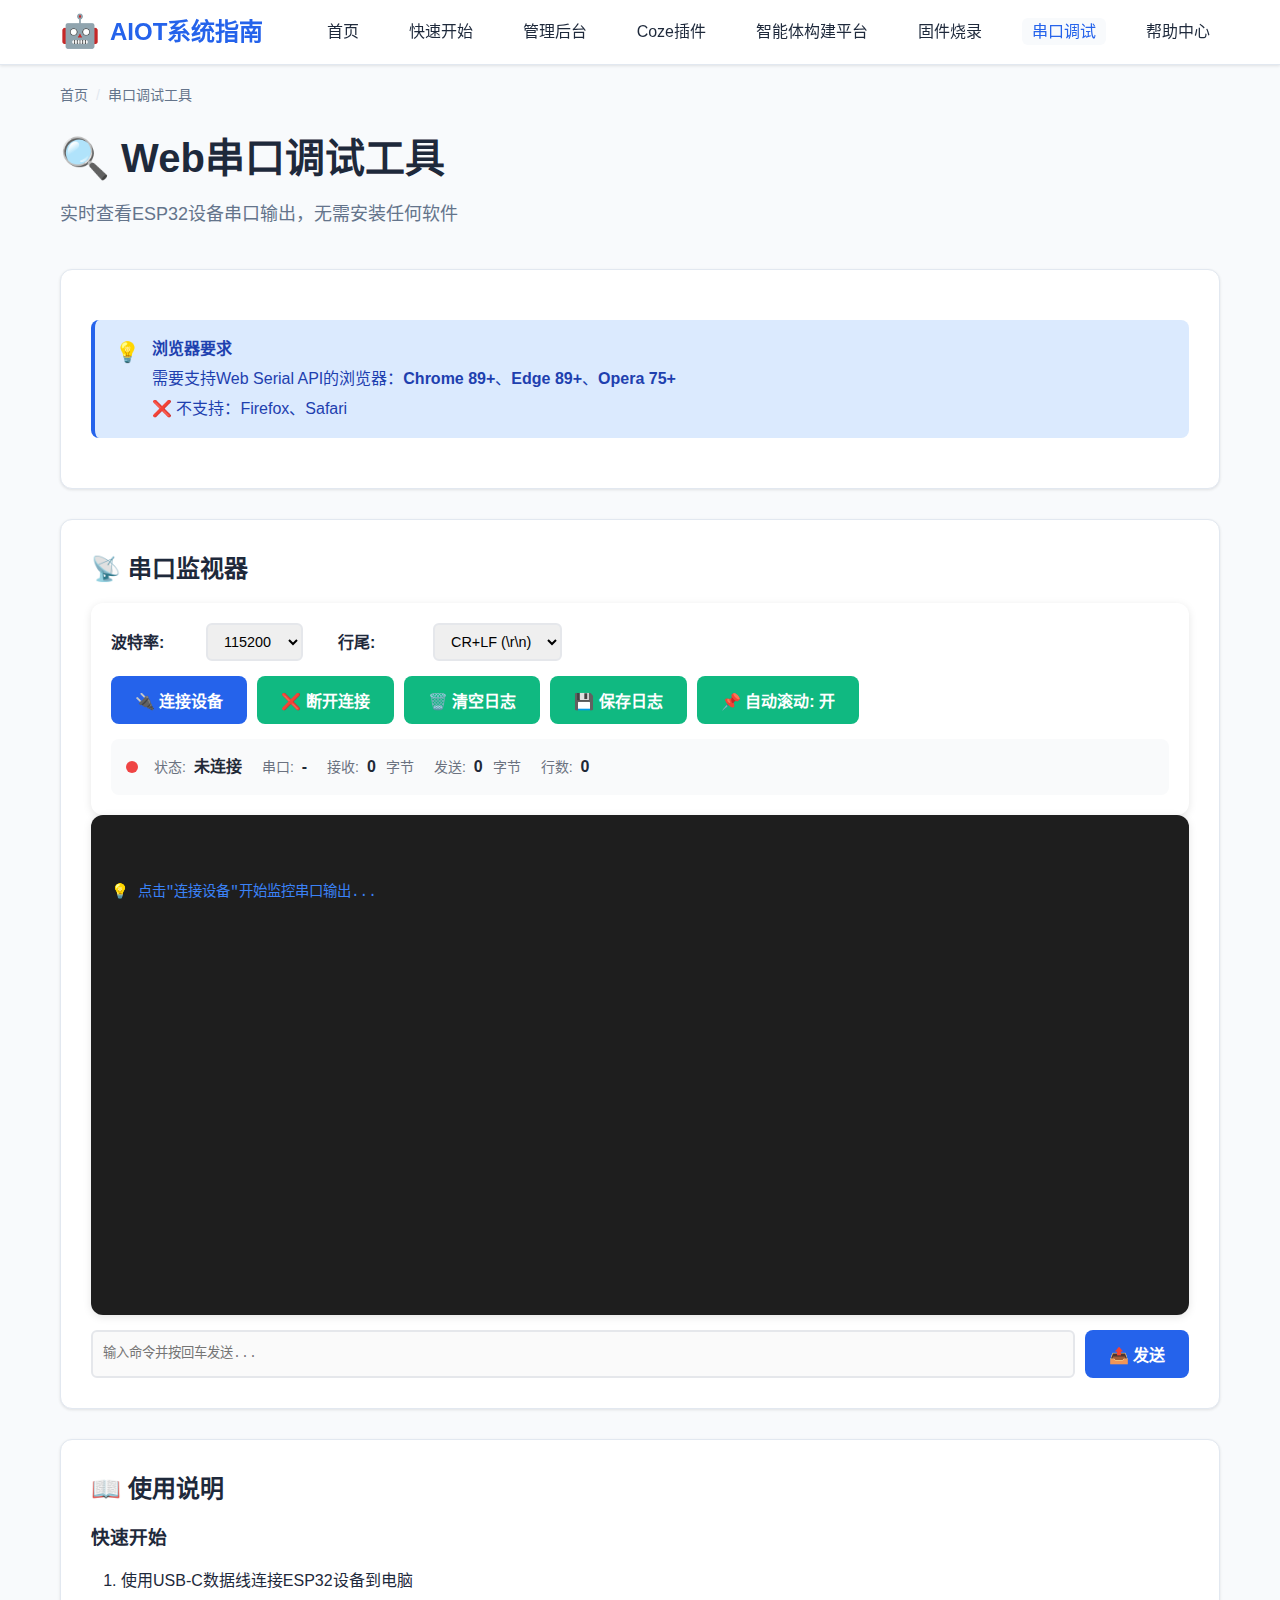
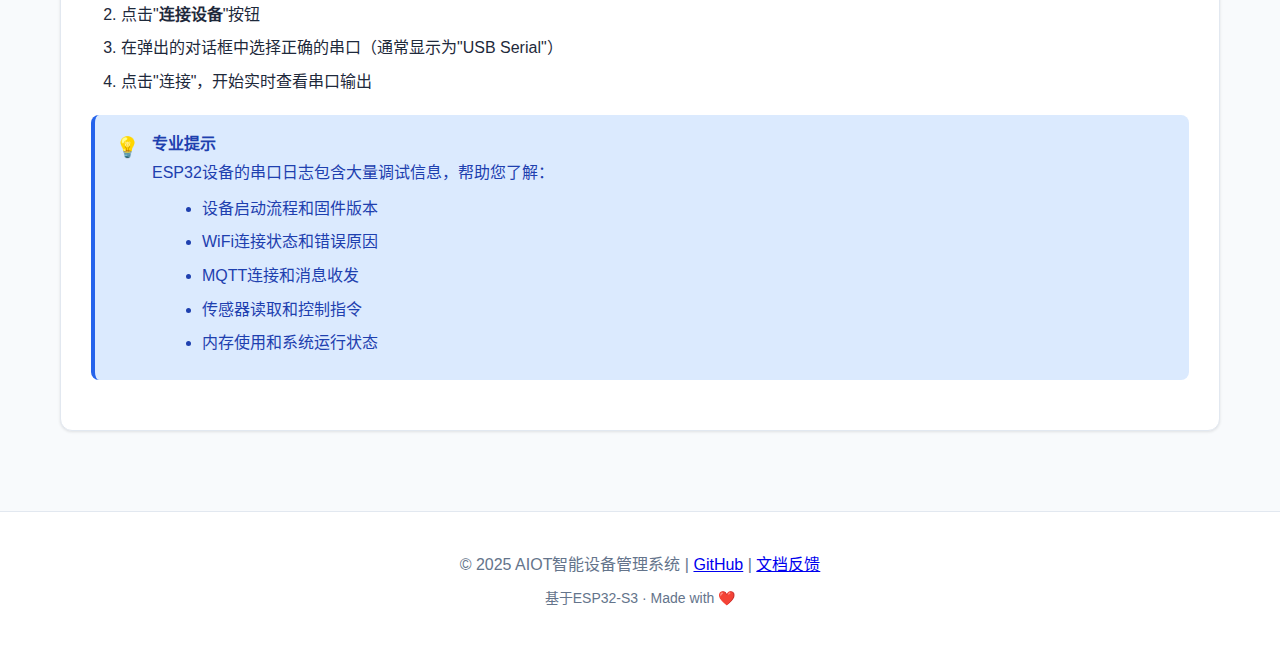
<file: docs/serial-monitor.html>
<!DOCTYPE html>
<html lang="zh-CN">
<head>
    <meta charset="UTF-8">
    <meta name="viewport" content="width=device-width, initial-scale=1.0">
    <title>串口调试工具 - AIOT系统使用指南</title>
    <meta name="description" content="基于Web的ESP32串口调试工具，实时查看设备输出日志">
    <link rel="stylesheet" href="css/style.css">
    <style>
        .serial-container {
            display: grid;
            grid-template-columns: 1fr;
            gap: 20px;
            margin-top: 20px;
        }

        .serial-controls {
            background: white;
            padding: 20px;
            border-radius: 12px;
            box-shadow: 0 2px 8px rgba(0,0,0,0.1);
        }

        .control-group {
            display: flex;
            gap: 15px;
            align-items: center;
            flex-wrap: wrap;
        }

        .control-group label {
            font-weight: 600;
            min-width: 80px;
        }

        .control-group select,
        .control-group input {
            padding: 8px 12px;
            border: 2px solid #e5e7eb;
            border-radius: 6px;
            font-size: 0.9rem;
            transition: border-color 0.3s;
        }

        .control-group select:focus,
        .control-group input:focus {
            outline: none;
            border-color: #667eea;
        }

        .serial-output {
            background: #1e1e1e;
            color: #d4d4d4;
            padding: 20px;
            border-radius: 12px;
            font-family: 'Consolas', 'Monaco', 'Courier New', monospace;
            font-size: 0.9rem;
            line-height: 1.6;
            min-height: 500px;
            max-height: 600px;
            overflow-y: auto;
            box-shadow: 0 2px 8px rgba(0,0,0,0.1);
            white-space: pre-wrap;
            word-wrap: break-word;
        }

        .serial-output::-webkit-scrollbar {
            width: 10px;
        }

        .serial-output::-webkit-scrollbar-track {
            background: #2d2d2d;
            border-radius: 5px;
        }

        .serial-output::-webkit-scrollbar-thumb {
            background: #667eea;
            border-radius: 5px;
        }

        .serial-output::-webkit-scrollbar-thumb:hover {
            background: #5568d3;
        }

        .log-line {
            margin: 2px 0;
            padding: 2px 0;
        }

        .log-error {
            color: #ef4444;
            font-weight: 600;
        }

        .log-warning {
            color: #f59e0b;
        }

        .log-info {
            color: #3b82f6;
        }

        .log-success {
            color: #10b981;
        }

        .log-timestamp {
            color: #9ca3af;
            margin-right: 10px;
        }

        .serial-input {
            display: flex;
            gap: 10px;
            margin-top: 15px;
        }

        .serial-input input {
            flex: 1;
            padding: 10px;
            border: 2px solid #e5e7eb;
            border-radius: 6px;
            font-family: 'Consolas', 'Monaco', 'Courier New', monospace;
        }

        .btn-group {
            display: flex;
            gap: 10px;
            flex-wrap: wrap;
        }

        .status-indicator {
            display: inline-block;
            width: 12px;
            height: 12px;
            border-radius: 50%;
            margin-right: 8px;
            animation: pulse 2s infinite;
        }

        .status-connected {
            background: #10b981;
        }

        .status-disconnected {
            background: #ef4444;
            animation: none;
        }

        @keyframes pulse {
            0%, 100% { opacity: 1; }
            50% { opacity: 0.5; }
        }

        .stats-bar {
            display: flex;
            gap: 20px;
            padding: 15px;
            background: #f9fafb;
            border-radius: 8px;
            margin-top: 15px;
            flex-wrap: wrap;
        }

        .stat-item {
            display: flex;
            align-items: center;
            gap: 8px;
        }

        .stat-label {
            color: #6b7280;
            font-size: 0.875rem;
        }

        .stat-value {
            font-weight: 600;
            color: #1f2937;
        }
    </style>
</head>
<body>
    <!-- 导航栏 -->
    <nav class="navbar">
        <div class="nav-container">
            <a href="index.html" class="logo">
                <span class="logo-icon">🤖</span>
                <span>AIOT系统指南</span>
            </a>
            <button class="menu-toggle">☰</button>
            <ul class="nav-menu">
                <li><a href="index.html">首页</a></li>
                <li><a href="quick-start.html">快速开始</a></li>
                <li><a href="admin-panel.html">管理后台</a></li>
                <li><a href="ai-control.html">Coze插件</a></li>
                <li><a href="ai-creation.html">智能体构建平台</a></li>
                <li><a href="firmware-flash.html">固件烧录</a></li>
                <li><a href="serial-monitor.html" class="active">串口调试</a></li>
                <li><a href="troubleshooting.html">帮助中心</a></li>
            </ul>
        </div>
    </nav>

    <!-- 主内容 -->
    <div class="main-container">
        <!-- 面包屑 -->
        <div class="breadcrumb">
            <a href="index.html">首页</a>
            <span class="breadcrumb-separator">/</span>
            <span>串口调试工具</span>
        </div>

        <!-- 页面头部 -->
        <div class="page-header fade-in">
            <h1 class="page-title">🔍 Web串口调试工具</h1>
            <p class="page-description">
                实时查看ESP32设备串口输出，无需安装任何软件
            </p>
        </div>

        <!-- 浏览器支持提示 -->
        <div class="card fade-in">
            <div class="card-content">
                <div class="alert alert-info">
                    <div class="alert-icon">💡</div>
                    <div class="alert-content">
                        <div class="alert-title">浏览器要求</div>
                        <p>需要支持Web Serial API的浏览器：<strong>Chrome 89+</strong>、<strong>Edge 89+</strong>、<strong>Opera 75+</strong></p>
                        <p style="margin-top: 5px;">❌ 不支持：Firefox、Safari</p>
                    </div>
                </div>
            </div>
        </div>

        <!-- 串口控制台 -->
        <div class="card fade-in">
            <h2 class="card-title">📡 串口监视器</h2>
            <div class="card-content">
                <!-- 控制面板 -->
                <div class="serial-controls">
                    <div class="control-group" style="margin-bottom: 15px;">
                        <label for="baudRate">波特率:</label>
                        <select id="baudRate">
                            <option value="9600">9600</option>
                            <option value="57600">57600</option>
                            <option value="115200" selected>115200</option>
                            <option value="230400">230400</option>
                            <option value="460800">460800</option>
                            <option value="921600">921600</option>
                        </select>

                        <label for="lineEnding" style="margin-left: 20px;">行尾:</label>
                        <select id="lineEnding">
                            <option value="\n">LF (\n)</option>
                            <option value="\r">CR (\r)</option>
                            <option value="\r\n" selected>CR+LF (\r\n)</option>
                            <option value="">无</option>
                        </select>
                    </div>

                    <div class="btn-group">
                        <button id="connectBtn" class="btn btn-primary">
                            🔌 连接设备
                        </button>
                        <button id="disconnectBtn" class="btn btn-secondary" disabled>
                            ❌ 断开连接
                        </button>
                        <button id="clearBtn" class="btn btn-secondary">
                            🗑️ 清空日志
                        </button>
                        <button id="saveBtn" class="btn btn-secondary">
                            💾 保存日志
                        </button>
                        <button id="scrollBtn" class="btn btn-secondary">
                            📌 自动滚动: 开
                        </button>
                    </div>

                    <!-- 统计信息 -->
                    <div class="stats-bar">
                        <div class="stat-item">
                            <span class="status-indicator status-disconnected" id="statusIndicator"></span>
                            <span class="stat-label">状态:</span>
                            <span class="stat-value" id="statusText">未连接</span>
                        </div>
                        <div class="stat-item">
                            <span class="stat-label">串口:</span>
                            <span class="stat-value" id="portInfo">-</span>
                        </div>
                        <div class="stat-item">
                            <span class="stat-label">接收:</span>
                            <span class="stat-value" id="rxBytes">0</span>
                            <span class="stat-label" style="margin-left: 2px;">字节</span>
                        </div>
                        <div class="stat-item">
                            <span class="stat-label">发送:</span>
                            <span class="stat-value" id="txBytes">0</span>
                            <span class="stat-label" style="margin-left: 2px;">字节</span>
                        </div>
                        <div class="stat-item">
                            <span class="stat-label">行数:</span>
                            <span class="stat-value" id="lineCount">0</span>
                        </div>
                    </div>
                </div>

                <!-- 输出窗口 -->
                <div class="serial-output" id="serialOutput">
                    <div class="log-info">💡 点击"连接设备"开始监控串口输出...</div>
                </div>

                <!-- 输入框 -->
                <div class="serial-input">
                    <input 
                        type="text" 
                        id="serialInput" 
                        placeholder="输入命令并按回车发送..." 
                        disabled
                    />
                    <button id="sendBtn" class="btn btn-primary" disabled>
                        📤 发送
                    </button>
                </div>
            </div>
        </div>

        <!-- 使用说明 -->
        <div class="card fade-in">
            <h2 class="card-title">📖 使用说明</h2>
            <div class="card-content">
                <h3 style="margin-bottom: 15px;">快速开始</h3>
                <ol>
                    <li>使用USB-C数据线连接ESP32设备到电脑</li>
                    <li>点击"<strong>连接设备</strong>"按钮</li>
                    <li>在弹出的对话框中选择正确的串口（通常显示为"USB Serial"）</li>
                    <li>点击"连接"，开始实时查看串口输出</li>
                </ol>



                <div class="alert alert-info" style="margin-top: 20px;">
                    <div class="alert-icon">💡</div>
                    <div class="alert-content">
                        <div class="alert-title">专业提示</div>
                        <p>ESP32设备的串口日志包含大量调试信息，帮助您了解：</p>
                        <ul style="margin: 10px 0 0 20px;">
                            <li>设备启动流程和固件版本</li>
                            <li>WiFi连接状态和错误原因</li>
                            <li>MQTT连接和消息收发</li>
                            <li>传感器读取和控制指令</li>
                            <li>内存使用和系统运行状态</li>
                        </ul>
                    </div>
                </div>
            </div>
        </div>

      
    </div>

    <!-- 页脚 -->
    <footer class="footer">
        <div class="footer-content">
            <p>© 2025 AIOT智能设备管理系统 | <a href="#">GitHub</a> | <a href="#">文档反馈</a></p>
            <p style="margin-top: 10px; font-size: 0.875rem;">
                基于ESP32-S3 · Made with ❤️
            </p>
        </div>
    </footer>

    <script src="js/main.js"></script>
    <script>
        // 串口监视器核心逻辑
        let port = null;
        let reader = null;
        let writer = null;
        let keepReading = false;
        let autoScroll = true;
        let rxByteCount = 0;
        let txByteCount = 0;
        let lineCount = 0;

        const outputElement = document.getElementById('serialOutput');
        const inputElement = document.getElementById('serialInput');
        const connectBtn = document.getElementById('connectBtn');
        const disconnectBtn = document.getElementById('disconnectBtn');
        const clearBtn = document.getElementById('clearBtn');
        const saveBtn = document.getElementById('saveBtn');
        const scrollBtn = document.getElementById('scrollBtn');
        const sendBtn = document.getElementById('sendBtn');
        const baudRateSelect = document.getElementById('baudRate');
        const lineEndingSelect = document.getElementById('lineEnding');

        // 检查浏览器支持
        if (!('serial' in navigator)) {
            outputElement.innerHTML = '<div class="log-error">❌ 您的浏览器不支持Web Serial API<br>请使用Chrome 89+、Edge 89+或Opera 75+</div>';
            connectBtn.disabled = true;
        }

        // 连接串口
        async function connect() {
            try {
                // 请求串口
                port = await navigator.serial.requestPort();
                const baudRate = parseInt(baudRateSelect.value);
                
                await port.open({ baudRate });
                
                // 更新UI
                connectBtn.disabled = true;
                disconnectBtn.disabled = false;
                inputElement.disabled = false;
                sendBtn.disabled = false;
                baudRateSelect.disabled = true;
                
                document.getElementById('statusIndicator').className = 'status-indicator status-connected';
                document.getElementById('statusText').textContent = '已连接';
                
                // 获取串口信息
                const portInfo = port.getInfo();
                document.getElementById('portInfo').textContent = `VID:${portInfo.usbVendorId || 'N/A'} PID:${portInfo.usbProductId || 'N/A'}`;
                
                appendLog('info', `✅ 已连接到串口 (波特率: ${baudRate})`);
                
                // 获取writer用于发送
                writer = port.writable.getWriter();
                
                // 开始读取
                keepReading = true;
                readLoop();
                
            } catch (error) {
                appendLog('error', `❌ 连接失败: ${error.message}`);
            }
        }

        // 断开连接
        async function disconnect() {
            try {
                keepReading = false;
                
                if (reader) {
                    await reader.cancel();
                    reader.releaseLock();
                }
                
                if (writer) {
                    writer.releaseLock();
                }
                
                if (port) {
                    await port.close();
                    port = null;
                }
                
                // 更新UI
                connectBtn.disabled = false;
                disconnectBtn.disabled = true;
                inputElement.disabled = true;
                sendBtn.disabled = true;
                baudRateSelect.disabled = false;
                
                document.getElementById('statusIndicator').className = 'status-indicator status-disconnected';
                document.getElementById('statusText').textContent = '未连接';
                document.getElementById('portInfo').textContent = '-';
                
                appendLog('info', '⏹️ 已断开连接');
                
            } catch (error) {
                appendLog('error', `❌ 断开连接失败: ${error.message}`);
            }
        }

        // 读取循环
        async function readLoop() {
            try {
                reader = port.readable.getReader();
                const decoder = new TextDecoder();
                
                while (keepReading && port.readable) {
                    const { value, done } = await reader.read();
                    if (done) break;
                    
                    const text = decoder.decode(value);
                    rxByteCount += value.length;
                    document.getElementById('rxBytes').textContent = rxByteCount.toLocaleString();
                    
                    // 按行分割并添加到输出
                    const lines = text.split('\n');
                    lines.forEach((line, index) => {
                        if (line.trim()) {
                            appendLog('auto', line, index < lines.length - 1);
                        }
                    });
                }
            } catch (error) {
                if (error.name !== 'NotFoundError') {
                    appendLog('error', `❌ 读取错误: ${error.message}`);
                }
            } finally {
                if (reader) {
                    reader.releaseLock();
                }
            }
        }

        // 发送数据
        async function sendData(text) {
            if (!writer) return;
            
            try {
                const lineEnding = lineEndingSelect.value;
                const data = text + lineEnding;
                const encoder = new TextEncoder();
                const encoded = encoder.encode(data);
                
                await writer.write(encoded);
                
                txByteCount += encoded.length;
                document.getElementById('txBytes').textContent = txByteCount.toLocaleString();
                
                appendLog('info', `📤 发送: ${text}`);
                
            } catch (error) {
                appendLog('error', `❌ 发送失败: ${error.message}`);
            }
        }

        // 添加日志
        function appendLog(type, message, isNewLine = true) {
            const timestamp = new Date().toLocaleTimeString('zh-CN', { hour12: false });
            const logLine = document.createElement('div');
            logLine.className = 'log-line';
            
            // 自动检测日志类型
            if (type === 'auto') {
                const lowerMsg = message.toLowerCase();
                if (lowerMsg.includes('error') || lowerMsg.includes('fail') || lowerMsg.includes('exception')) {
                    type = 'error';
                } else if (lowerMsg.includes('warn')) {
                    type = 'warning';
                } else if (lowerMsg.includes('success') || lowerMsg.includes('connected') || lowerMsg.includes('ok')) {
                    type = 'success';
                } else if (lowerMsg.includes('info') || lowerMsg.includes('debug')) {
                    type = 'info';
                }
            }
            
            let className = '';
            switch (type) {
                case 'error': className = 'log-error'; break;
                case 'warning': className = 'log-warning'; break;
                case 'info': className = 'log-info'; break;
                case 'success': className = 'log-success'; break;
            }
            
            if (isNewLine) {
                lineCount++;
                document.getElementById('lineCount').textContent = lineCount.toLocaleString();
                logLine.innerHTML = `<span class="log-timestamp">[${timestamp}]</span><span class="${className}">${escapeHtml(message)}</span>`;
            } else {
                logLine.innerHTML = `<span class="${className}">${escapeHtml(message)}</span>`;
            }
            
            outputElement.appendChild(logLine);
            
            // 限制最大行数（防止内存溢出）
            const maxLines = 10000;
            while (outputElement.childNodes.length > maxLines) {
                outputElement.removeChild(outputElement.firstChild);
            }
            
            // 自动滚动
            if (autoScroll) {
                outputElement.scrollTop = outputElement.scrollHeight;
            }
        }

        // HTML转义
        function escapeHtml(text) {
            const div = document.createElement('div');
            div.textContent = text;
            return div.innerHTML;
        }

        // 清空日志
        function clearLog() {
            outputElement.innerHTML = '';
            lineCount = 0;
            document.getElementById('lineCount').textContent = '0';
            appendLog('info', '🗑️ 日志已清空');
        }

        // 保存日志
        function saveLog() {
            const text = outputElement.innerText;
            const blob = new Blob([text], { type: 'text/plain' });
            const url = URL.createObjectURL(blob);
            const a = document.createElement('a');
            a.href = url;
            a.download = `serial-log-${new Date().toISOString().replace(/[:.]/g, '-')}.txt`;
            a.click();
            URL.revokeObjectURL(url);
            appendLog('success', '💾 日志已保存');
        }

        // 切换自动滚动
        function toggleAutoScroll() {
            autoScroll = !autoScroll;
            scrollBtn.textContent = autoScroll ? '📌 自动滚动: 开' : '📌 自动滚动: 关';
            scrollBtn.classList.toggle('btn-primary', autoScroll);
            scrollBtn.classList.toggle('btn-secondary', !autoScroll);
        }

        // 事件监听
        connectBtn.addEventListener('click', connect);
        disconnectBtn.addEventListener('click', disconnect);
        clearBtn.addEventListener('click', clearLog);
        saveBtn.addEventListener('click', saveLog);
        scrollBtn.addEventListener('click', toggleAutoScroll);
        
        sendBtn.addEventListener('click', () => {
            const text = inputElement.value.trim();
            if (text) {
                sendData(text);
                inputElement.value = '';
            }
        });
        
        inputElement.addEventListener('keypress', (e) => {
            if (e.key === 'Enter') {
                sendBtn.click();
            }
        });

        // 页面关闭时断开连接
        window.addEventListener('beforeunload', () => {
            if (port) {
                disconnect();
            }
        });
    </script>
</body>
</html>
</file>
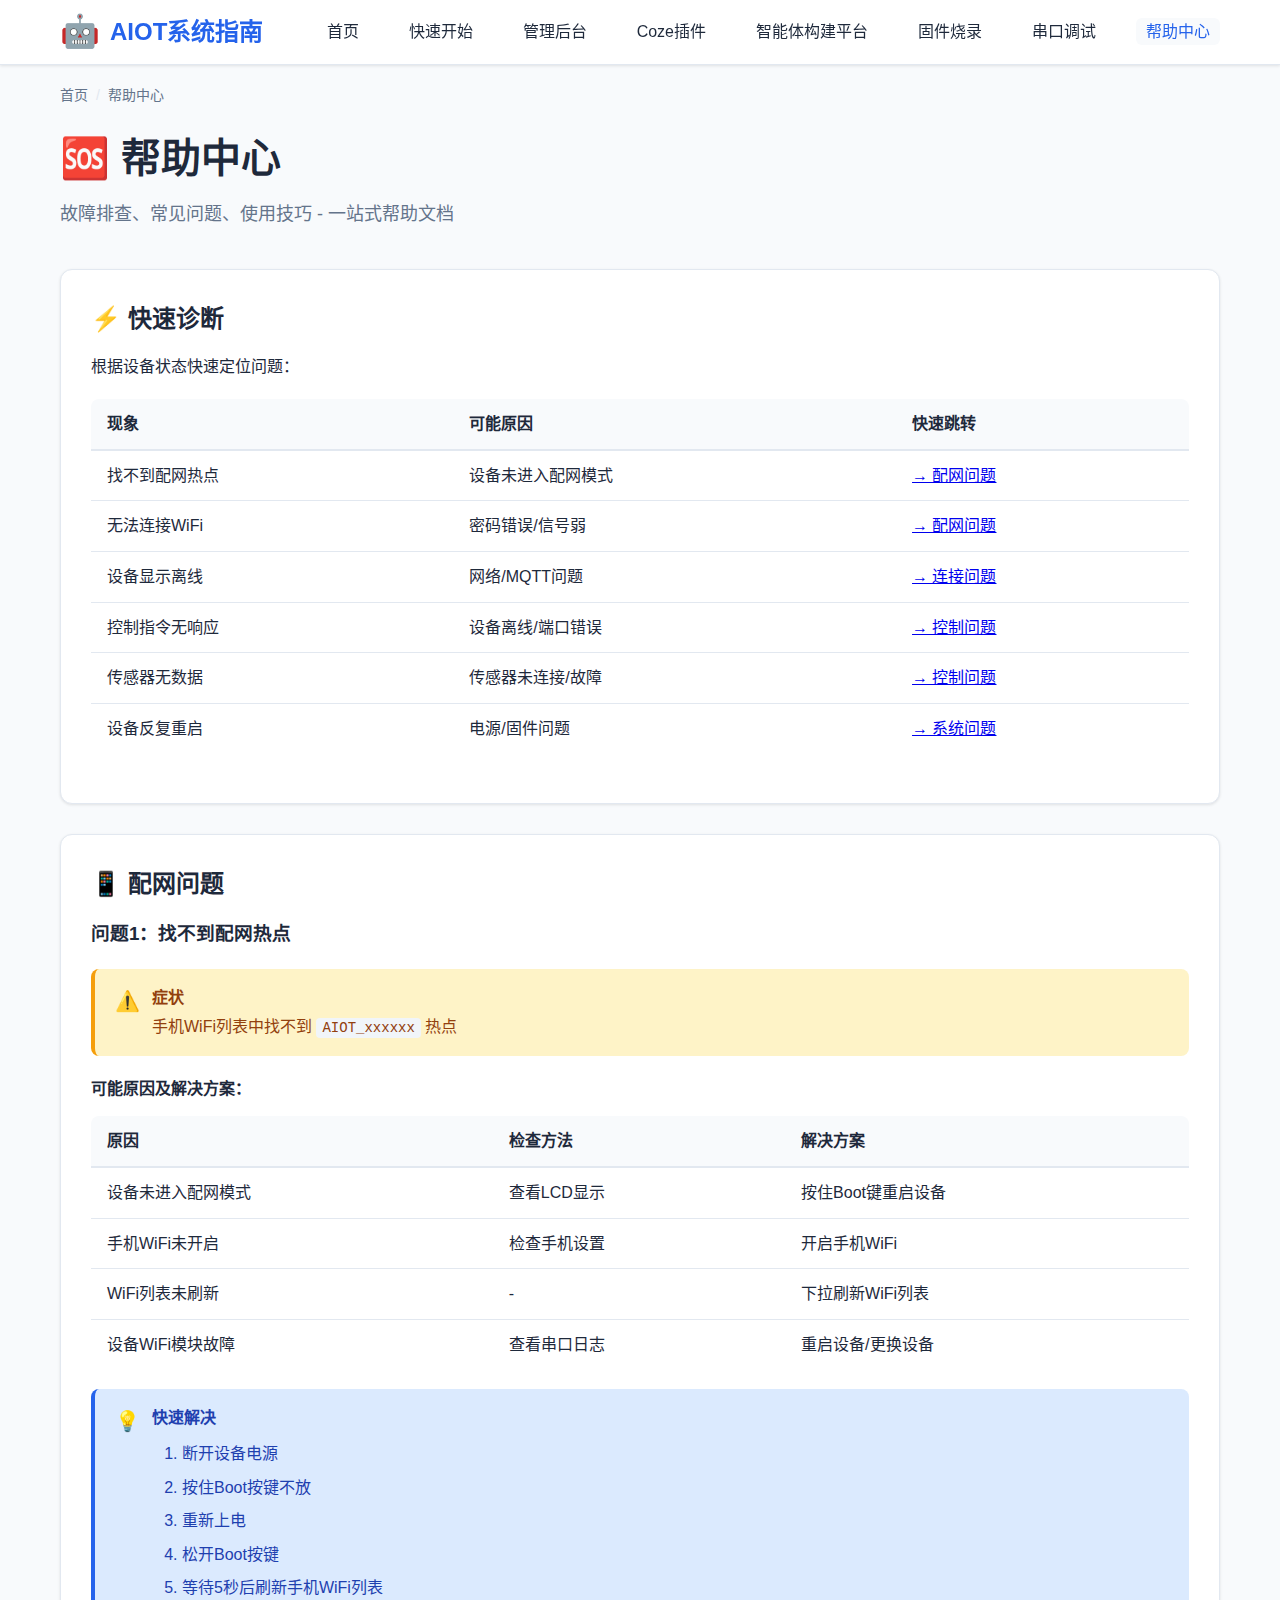
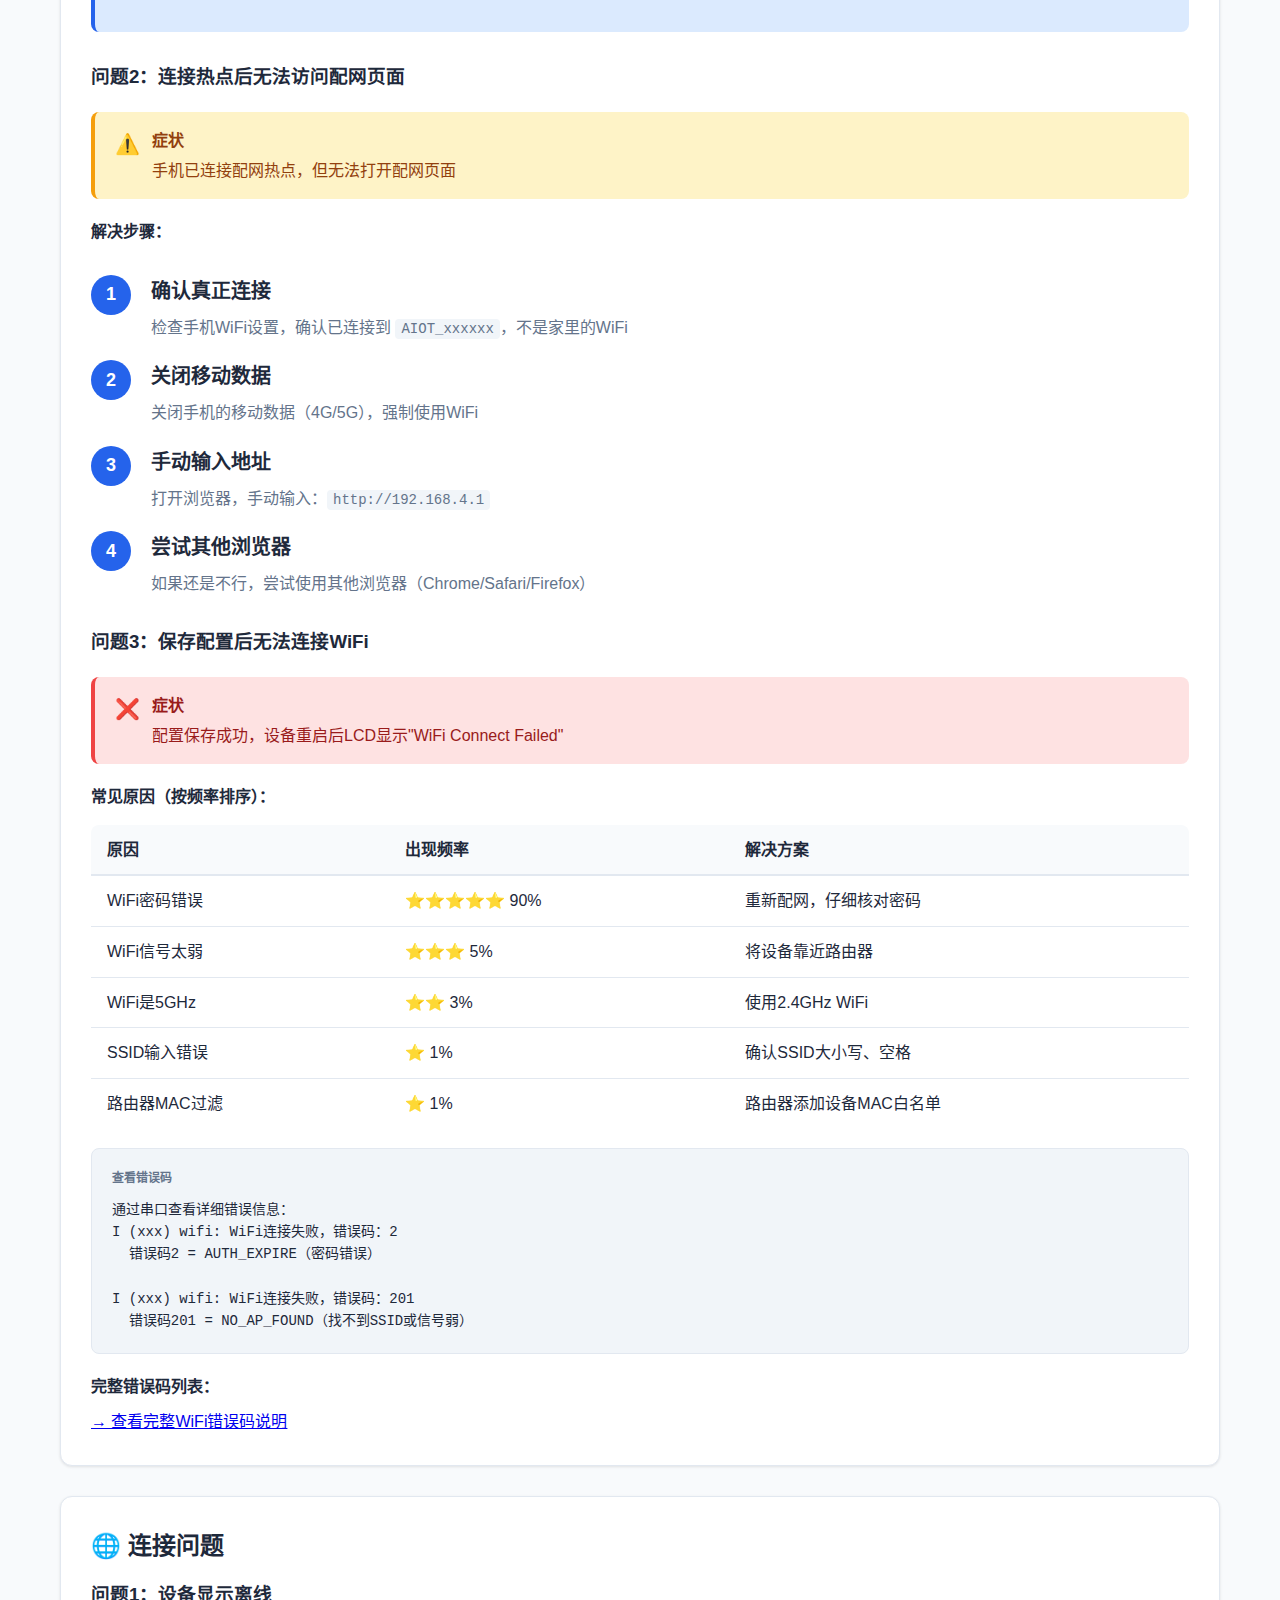
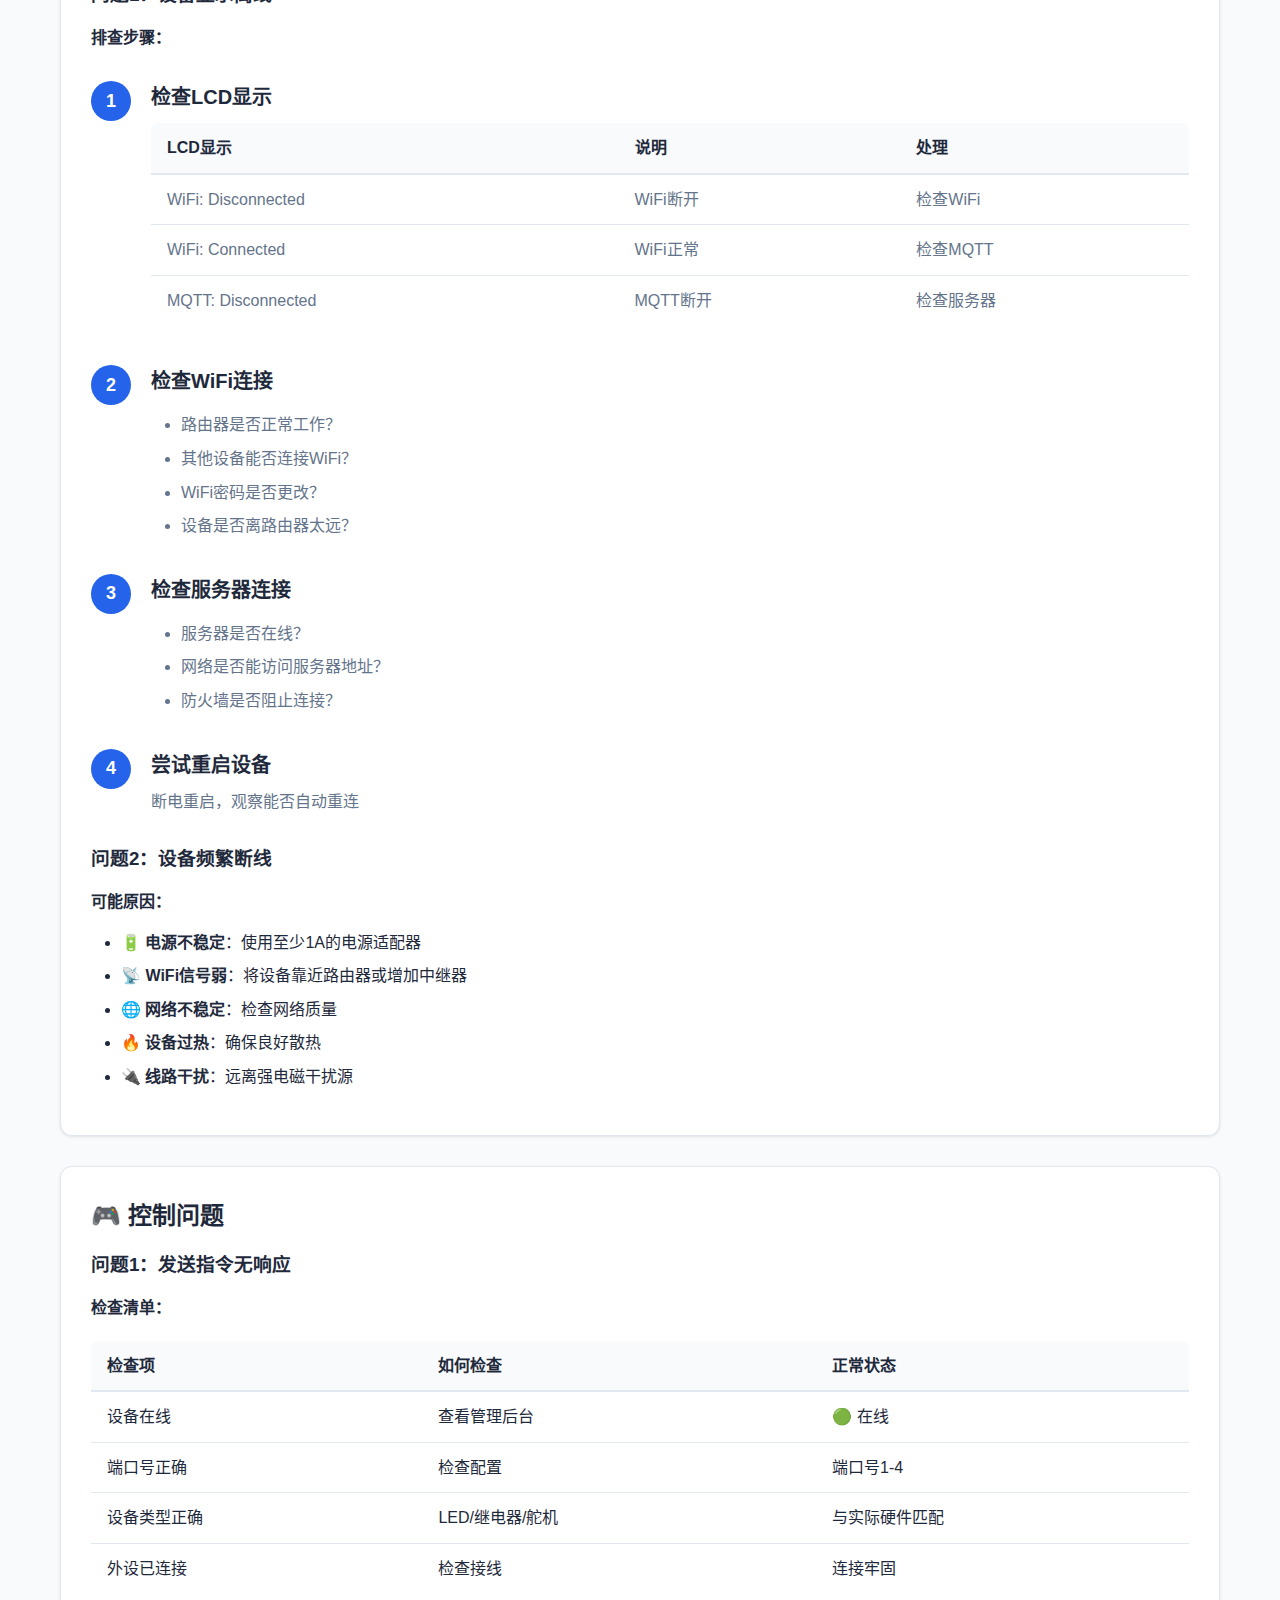
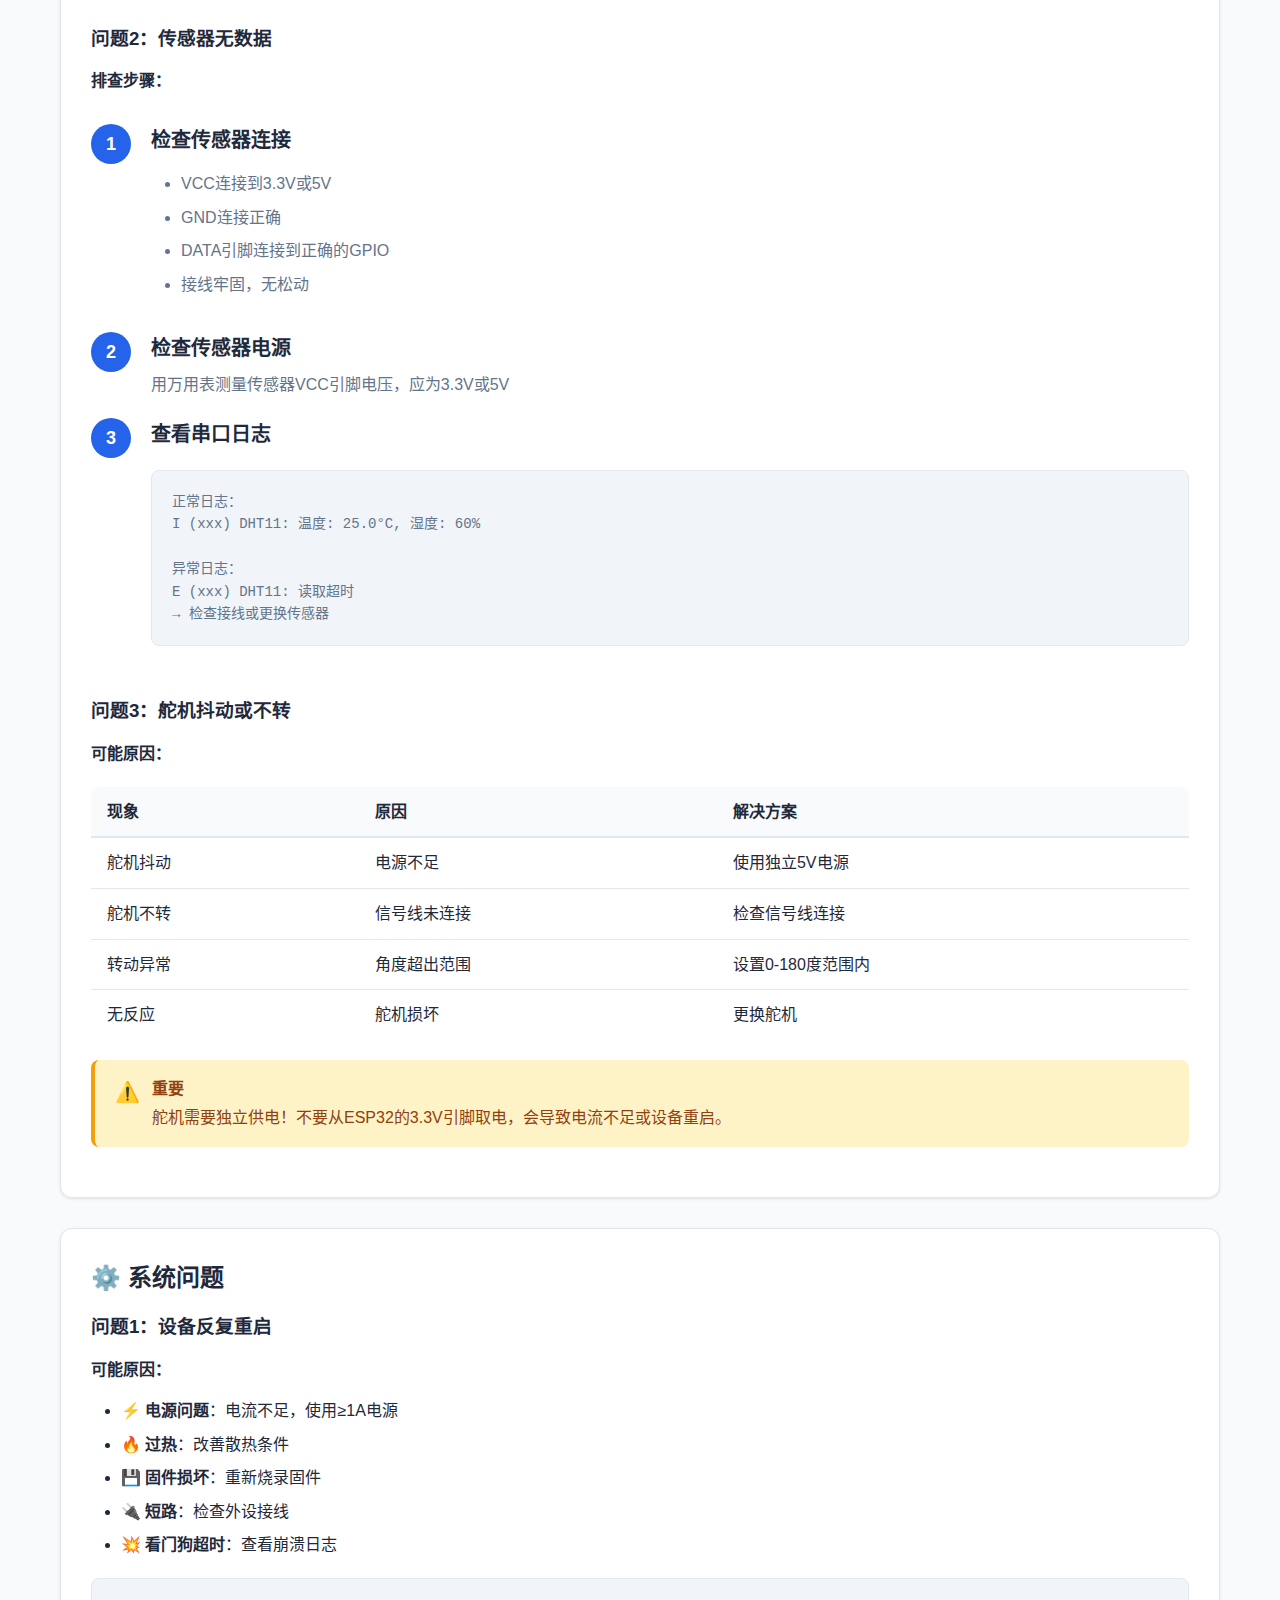
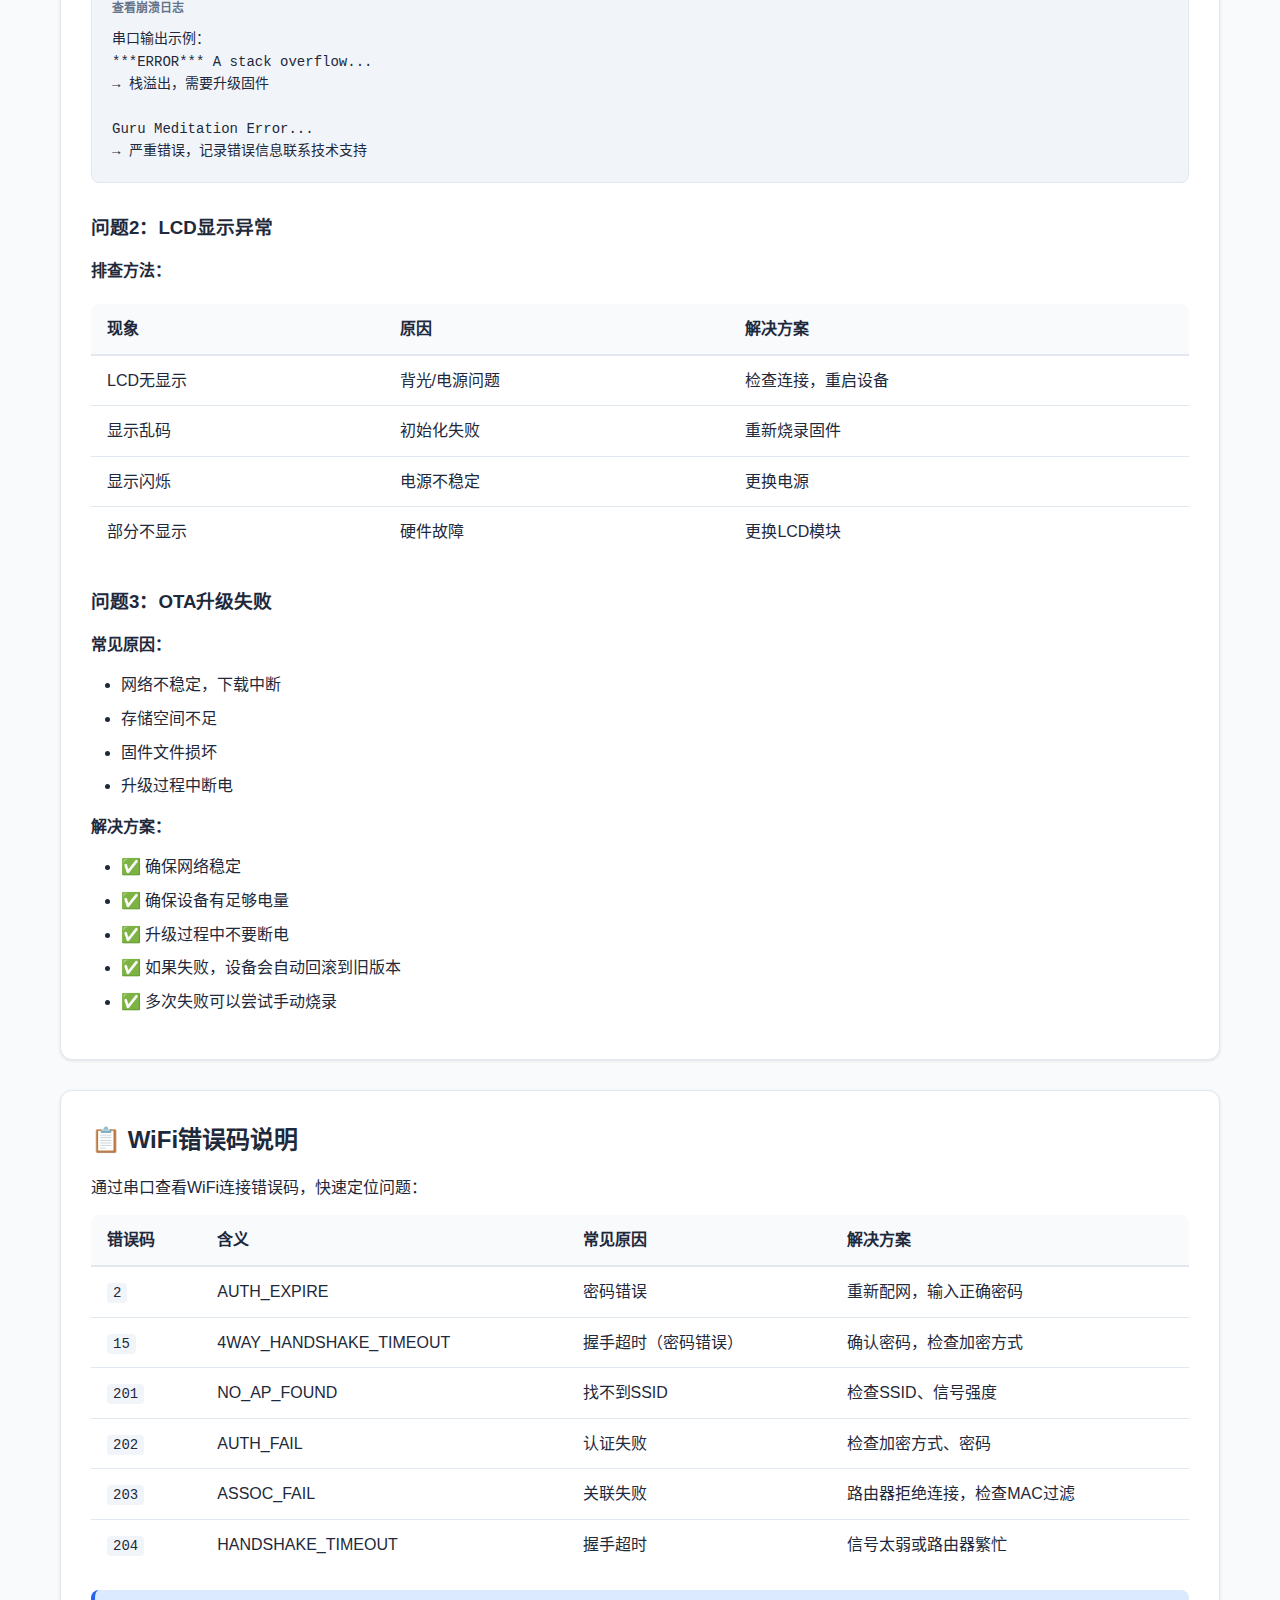
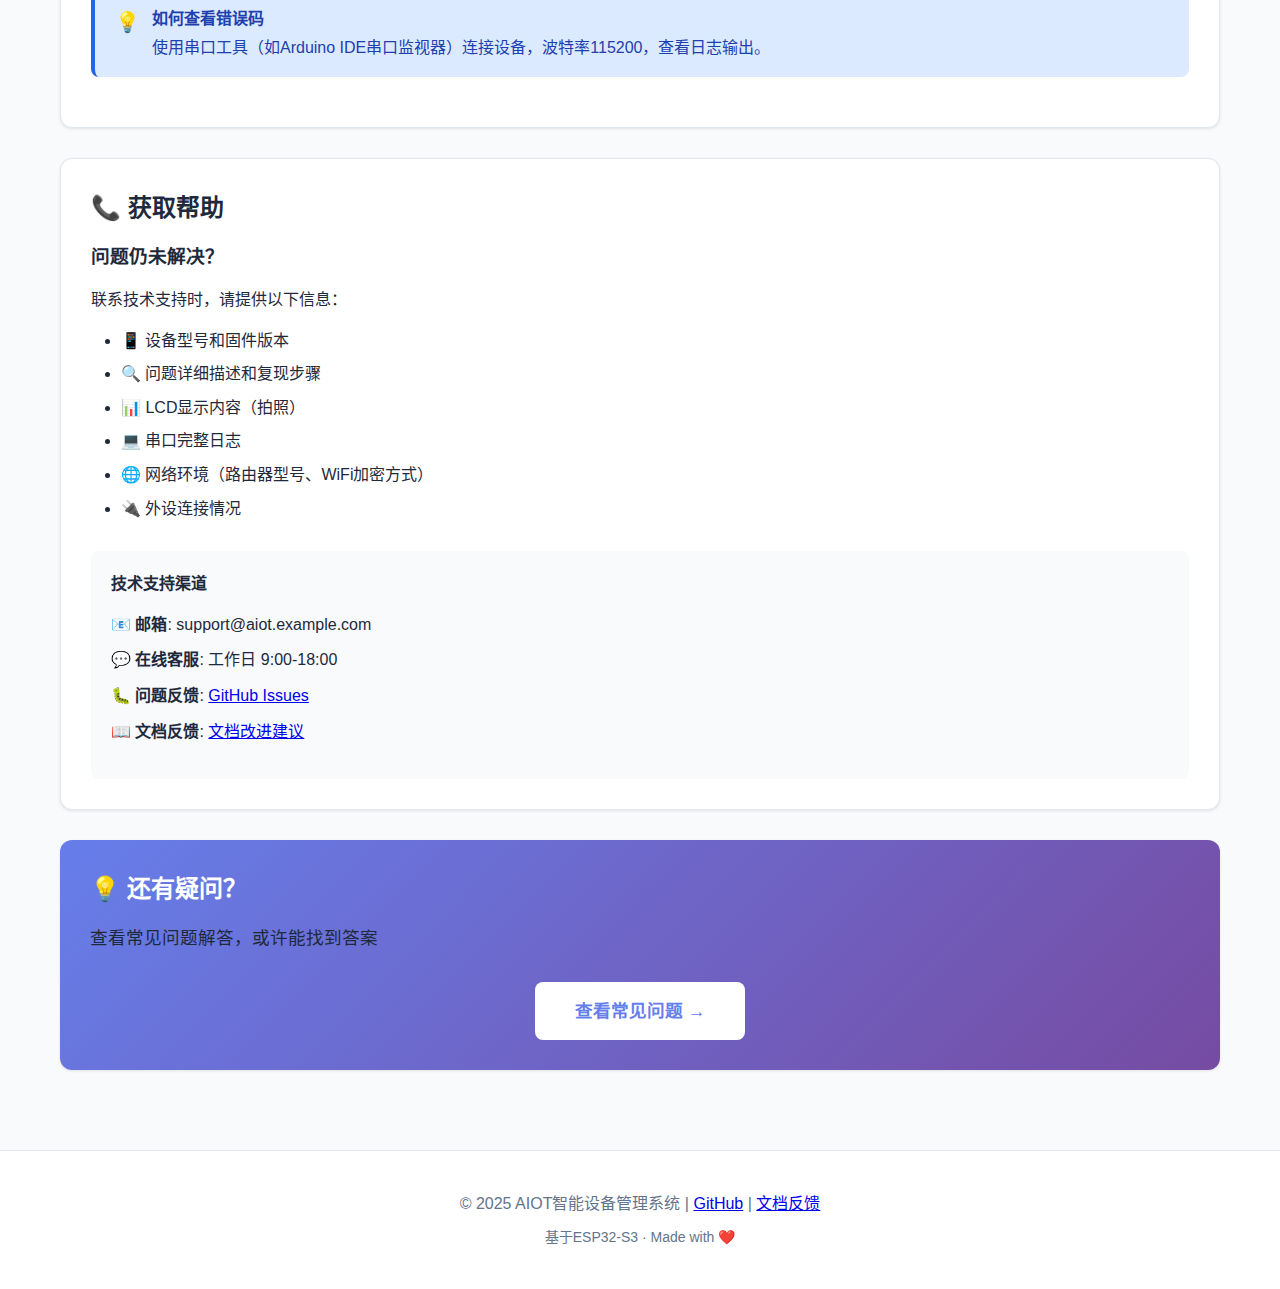
<file: docs/troubleshooting.html>
<!DOCTYPE html>
<html lang="zh-CN">
<head>
    <meta charset="UTF-8">
    <meta name="viewport" content="width=device-width, initial-scale=1.0">
    <title>帮助中心 - AIOT系统使用指南</title>
    <meta name="description" content="AIOT系统帮助中心：故障排查、常见问题、使用技巧">
    <link rel="stylesheet" href="css/style.css">
</head>
<body>
    <!-- 导航栏 -->
    <nav class="navbar">
        <div class="nav-container">
            <a href="index.html" class="logo">
                <span class="logo-icon">🤖</span>
                <span>AIOT系统指南</span>
            </a>
            <button class="menu-toggle">☰</button>
            <ul class="nav-menu">
                <li><a href="index.html">首页</a></li>
                <li><a href="quick-start.html">快速开始</a></li>
                <li><a href="admin-panel.html">管理后台</a></li>
                <li><a href="ai-control.html">Coze插件</a></li>
                <li><a href="ai-creation.html">智能体构建平台</a></li>
                <li><a href="firmware-flash.html">固件烧录</a></li>
                <li><a href="serial-monitor.html">串口调试</a></li>
                <li><a href="troubleshooting.html" class="active">帮助中心</a></li>
            </ul>
        </div>
    </nav>

    <!-- 主内容 -->
    <div class="main-container">
        <!-- 面包屑 -->
        <div class="breadcrumb">
            <a href="index.html">首页</a>
            <span class="breadcrumb-separator">/</span>
            <span>帮助中心</span>
        </div>

        <!-- 页面头部 -->
        <div class="page-header fade-in">
            <h1 class="page-title">🆘 帮助中心</h1>
            <p class="page-description">
                故障排查、常见问题、使用技巧 - 一站式帮助文档
            </p>
        </div>

        <!-- 快速诊断 -->
        <div class="card fade-in">
            <h2 class="card-title">⚡ 快速诊断</h2>
            <div class="card-content">
                <p style="margin-bottom: 15px;">根据设备状态快速定位问题：</p>
                <table>
                    <thead>
                        <tr>
                            <th>现象</th>
                            <th>可能原因</th>
                            <th>快速跳转</th>
                        </tr>
                    </thead>
                    <tbody>
                        <tr>
                            <td>找不到配网热点</td>
                            <td>设备未进入配网模式</td>
                            <td><a href="#配网问题">→ 配网问题</a></td>
                        </tr>
                        <tr>
                            <td>无法连接WiFi</td>
                            <td>密码错误/信号弱</td>
                            <td><a href="#配网问题">→ 配网问题</a></td>
                        </tr>
                        <tr>
                            <td>设备显示离线</td>
                            <td>网络/MQTT问题</td>
                            <td><a href="#连接问题">→ 连接问题</a></td>
                        </tr>
                        <tr>
                            <td>控制指令无响应</td>
                            <td>设备离线/端口错误</td>
                            <td><a href="#控制问题">→ 控制问题</a></td>
                        </tr>
                        <tr>
                            <td>传感器无数据</td>
                            <td>传感器未连接/故障</td>
                            <td><a href="#控制问题">→ 控制问题</a></td>
                        </tr>
                        <tr>
                            <td>设备反复重启</td>
                            <td>电源/固件问题</td>
                            <td><a href="#系统问题">→ 系统问题</a></td>
                        </tr>
                    </tbody>
                </table>
            </div>
        </div>

        <!-- 配网问题 -->
        <div class="card fade-in" id="配网问题">
            <h2 class="card-title">📱 配网问题</h2>
            <div class="card-content">
                <h3 style="margin-bottom: 15px;">问题1：找不到配网热点</h3>
                
                <div class="alert alert-warning">
                    <div class="alert-icon">⚠️</div>
                    <div class="alert-content">
                        <div class="alert-title">症状</div>
                        <p>手机WiFi列表中找不到 <code>AIOT_xxxxxx</code> 热点</p>
                    </div>
                </div>

                <p><strong>可能原因及解决方案：</strong></p>
                <table style="margin: 15px 0;">
                    <thead>
                        <tr>
                            <th>原因</th>
                            <th>检查方法</th>
                            <th>解决方案</th>
                        </tr>
                    </thead>
                    <tbody>
                        <tr>
                            <td>设备未进入配网模式</td>
                            <td>查看LCD显示</td>
                            <td>按住Boot键重启设备</td>
                        </tr>
                        <tr>
                            <td>手机WiFi未开启</td>
                            <td>检查手机设置</td>
                            <td>开启手机WiFi</td>
                        </tr>
                        <tr>
                            <td>WiFi列表未刷新</td>
                            <td>-</td>
                            <td>下拉刷新WiFi列表</td>
                        </tr>
                        <tr>
                            <td>设备WiFi模块故障</td>
                            <td>查看串口日志</td>
                            <td>重启设备/更换设备</td>
                        </tr>
                    </tbody>
                </table>

                <div class="alert alert-info">
                    <div class="alert-icon">💡</div>
                    <div class="alert-content">
                        <div class="alert-title">快速解决</div>
                        <ol style="margin-top: 10px;">
                            <li>断开设备电源</li>
                            <li>按住Boot按键不放</li>
                            <li>重新上电</li>
                            <li>松开Boot按键</li>
                            <li>等待5秒后刷新手机WiFi列表</li>
                        </ol>
                    </div>
                </div>

                <h3 style="margin: 30px 0 15px;">问题2：连接热点后无法访问配网页面</h3>
                
                <div class="alert alert-warning">
                    <div class="alert-icon">⚠️</div>
                    <div class="alert-content">
                        <div class="alert-title">症状</div>
                        <p>手机已连接配网热点，但无法打开配网页面</p>
                    </div>
                </div>

                <p><strong>解决步骤：</strong></p>
                <div class="steps">
                    <div class="step">
                        <div class="step-number">1</div>
                        <div class="step-content">
                            <div class="step-title">确认真正连接</div>
                            <div class="step-description">
                                <p>检查手机WiFi设置，确认已连接到 <code>AIOT_xxxxxx</code>，不是家里的WiFi</p>
                            </div>
                        </div>
                    </div>

                    <div class="step">
                        <div class="step-number">2</div>
                        <div class="step-content">
                            <div class="step-title">关闭移动数据</div>
                            <div class="step-description">
                                <p>关闭手机的移动数据（4G/5G），强制使用WiFi</p>
                            </div>
                        </div>
                    </div>

                    <div class="step">
                        <div class="step-number">3</div>
                        <div class="step-content">
                            <div class="step-title">手动输入地址</div>
                            <div class="step-description">
                                <p>打开浏览器，手动输入：<code>http://192.168.4.1</code></p>
                            </div>
                        </div>
                    </div>

                    <div class="step">
                        <div class="step-number">4</div>
                        <div class="step-content">
                            <div class="step-title">尝试其他浏览器</div>
                            <div class="step-description">
                                <p>如果还是不行，尝试使用其他浏览器（Chrome/Safari/Firefox）</p>
                            </div>
                        </div>
                    </div>
                </div>

                <h3 style="margin: 30px 0 15px;">问题3：保存配置后无法连接WiFi</h3>
                
                <div class="alert alert-danger">
                    <div class="alert-icon">❌</div>
                    <div class="alert-content">
                        <div class="alert-title">症状</div>
                        <p>配置保存成功，设备重启后LCD显示"WiFi Connect Failed"</p>
                    </div>
                </div>

                <p><strong>常见原因（按频率排序）：</strong></p>
                <table style="margin: 15px 0;">
                    <thead>
                        <tr>
                            <th>原因</th>
                            <th>出现频率</th>
                            <th>解决方案</th>
                        </tr>
                    </thead>
                    <tbody>
                        <tr>
                            <td>WiFi密码错误</td>
                            <td>⭐⭐⭐⭐⭐ 90%</td>
                            <td>重新配网，仔细核对密码</td>
                        </tr>
                        <tr>
                            <td>WiFi信号太弱</td>
                            <td>⭐⭐⭐ 5%</td>
                            <td>将设备靠近路由器</td>
                        </tr>
                        <tr>
                            <td>WiFi是5GHz</td>
                            <td>⭐⭐ 3%</td>
                            <td>使用2.4GHz WiFi</td>
                        </tr>
                        <tr>
                            <td>SSID输入错误</td>
                            <td>⭐ 1%</td>
                            <td>确认SSID大小写、空格</td>
                        </tr>
                        <tr>
                            <td>路由器MAC过滤</td>
                            <td>⭐ 1%</td>
                            <td>路由器添加设备MAC白名单</td>
                        </tr>
                    </tbody>
                </table>

                <div class="code-block">
                    <div class="code-header">
                        <span class="code-language">查看错误码</span>
                    </div>
                    <pre>通过串口查看详细错误信息：
I (xxx) wifi: WiFi连接失败，错误码：2
  错误码2 = AUTH_EXPIRE（密码错误）

I (xxx) wifi: WiFi连接失败，错误码：201
  错误码201 = NO_AP_FOUND（找不到SSID或信号弱）</pre>
                </div>

                <p><strong>完整错误码列表：</strong></p>
                <a href="#错误码" style="display: inline-block; margin-top: 10px;">→ 查看完整WiFi错误码说明</a>
            </div>
        </div>

        <!-- 连接问题 -->
        <div class="card fade-in" id="连接问题">
            <h2 class="card-title">🌐 连接问题</h2>
            <div class="card-content">
                <h3 style="margin-bottom: 15px;">问题1：设备显示离线</h3>
                
                <p><strong>排查步骤：</strong></p>
                <div class="steps">
                    <div class="step">
                        <div class="step-number">1</div>
                        <div class="step-content">
                            <div class="step-title">检查LCD显示</div>
                            <div class="step-description">
                                <table style="margin-top: 10px;">
                                    <thead>
                                        <tr>
                                            <th>LCD显示</th>
                                            <th>说明</th>
                                            <th>处理</th>
                                        </tr>
                                    </thead>
                                    <tbody>
                                        <tr>
                                            <td>WiFi: Disconnected</td>
                                            <td>WiFi断开</td>
                                            <td>检查WiFi</td>
                                        </tr>
                                        <tr>
                                            <td>WiFi: Connected</td>
                                            <td>WiFi正常</td>
                                            <td>检查MQTT</td>
                                        </tr>
                                        <tr>
                                            <td>MQTT: Disconnected</td>
                                            <td>MQTT断开</td>
                                            <td>检查服务器</td>
                                        </tr>
                                    </tbody>
                                </table>
                            </div>
                        </div>
                    </div>

                    <div class="step">
                        <div class="step-number">2</div>
                        <div class="step-content">
                            <div class="step-title">检查WiFi连接</div>
                            <div class="step-description">
                                <ul>
                                    <li>路由器是否正常工作？</li>
                                    <li>其他设备能否连接WiFi？</li>
                                    <li>WiFi密码是否更改？</li>
                                    <li>设备是否离路由器太远？</li>
                                </ul>
                            </div>
                        </div>
                    </div>

                    <div class="step">
                        <div class="step-number">3</div>
                        <div class="step-content">
                            <div class="step-title">检查服务器连接</div>
                            <div class="step-description">
                                <ul>
                                    <li>服务器是否在线？</li>
                                    <li>网络是否能访问服务器地址？</li>
                                    <li>防火墙是否阻止连接？</li>
                                </ul>
                            </div>
                        </div>
                    </div>

                    <div class="step">
                        <div class="step-number">4</div>
                        <div class="step-content">
                            <div class="step-title">尝试重启设备</div>
                            <div class="step-description">
                                <p>断电重启，观察能否自动重连</p>
                            </div>
                        </div>
                    </div>
                </div>

                <h3 style="margin: 30px 0 15px;">问题2：设备频繁断线</h3>
                
                <p><strong>可能原因：</strong></p>
                <ul>
                    <li>🔋 <strong>电源不稳定</strong>：使用至少1A的电源适配器</li>
                    <li>📡 <strong>WiFi信号弱</strong>：将设备靠近路由器或增加中继器</li>
                    <li>🌐 <strong>网络不稳定</strong>：检查网络质量</li>
                    <li>🔥 <strong>设备过热</strong>：确保良好散热</li>
                    <li>🔌 <strong>线路干扰</strong>：远离强电磁干扰源</li>
                </ul>
            </div>
        </div>

        <!-- 控制问题 -->
        <div class="card fade-in" id="控制问题">
            <h2 class="card-title">🎮 控制问题</h2>
            <div class="card-content">
                <h3 style="margin-bottom: 15px;">问题1：发送指令无响应</h3>
                
                <p><strong>检查清单：</strong></p>
                <table>
                    <thead>
                        <tr>
                            <th>检查项</th>
                            <th>如何检查</th>
                            <th>正常状态</th>
                        </tr>
                    </thead>
                    <tbody>
                        <tr>
                            <td>设备在线</td>
                            <td>查看管理后台</td>
                            <td>🟢 在线</td>
                        </tr>
                        <tr>
                            <td>端口号正确</td>
                            <td>检查配置</td>
                            <td>端口号1-4</td>
                        </tr>
                        <tr>
                            <td>设备类型正确</td>
                            <td>LED/继电器/舵机</td>
                            <td>与实际硬件匹配</td>
                        </tr>
                        <tr>
                            <td>外设已连接</td>
                            <td>检查接线</td>
                            <td>连接牢固</td>
                        </tr>
                    </tbody>
                </table>

                <h3 style="margin: 30px 0 15px;">问题2：传感器无数据</h3>
                
                <p><strong>排查步骤：</strong></p>
                <div class="steps">
                    <div class="step">
                        <div class="step-number">1</div>
                        <div class="step-content">
                            <div class="step-title">检查传感器连接</div>
                            <div class="step-description">
                                <ul>
                                    <li>VCC连接到3.3V或5V</li>
                                    <li>GND连接正确</li>
                                    <li>DATA引脚连接到正确的GPIO</li>
                                    <li>接线牢固，无松动</li>
                                </ul>
                            </div>
                        </div>
                    </div>

                    <div class="step">
                        <div class="step-number">2</div>
                        <div class="step-content">
                            <div class="step-title">检查传感器电源</div>
                            <div class="step-description">
                                <p>用万用表测量传感器VCC引脚电压，应为3.3V或5V</p>
                            </div>
                        </div>
                    </div>

                    <div class="step">
                        <div class="step-number">3</div>
                        <div class="step-content">
                            <div class="step-title">查看串口日志</div>
                            <div class="step-description">
                                <div class="code-block">
                                    <pre>正常日志：
I (xxx) DHT11: 温度: 25.0°C, 湿度: 60%

异常日志：
E (xxx) DHT11: 读取超时
→ 检查接线或更换传感器</pre>
                                </div>
                            </div>
                        </div>
                    </div>
                </div>

                <h3 style="margin: 30px 0 15px;">问题3：舵机抖动或不转</h3>
                
                <p><strong>可能原因：</strong></p>
                <table>
                    <thead>
                        <tr>
                            <th>现象</th>
                            <th>原因</th>
                            <th>解决方案</th>
                        </tr>
                    </thead>
                    <tbody>
                        <tr>
                            <td>舵机抖动</td>
                            <td>电源不足</td>
                            <td>使用独立5V电源</td>
                        </tr>
                        <tr>
                            <td>舵机不转</td>
                            <td>信号线未连接</td>
                            <td>检查信号线连接</td>
                        </tr>
                        <tr>
                            <td>转动异常</td>
                            <td>角度超出范围</td>
                            <td>设置0-180度范围内</td>
                        </tr>
                        <tr>
                            <td>无反应</td>
                            <td>舵机损坏</td>
                            <td>更换舵机</td>
                        </tr>
                    </tbody>
                </table>

                <div class="alert alert-warning">
                    <div class="alert-icon">⚠️</div>
                    <div class="alert-content">
                        <div class="alert-title">重要</div>
                        <p>舵机需要独立供电！不要从ESP32的3.3V引脚取电，会导致电流不足或设备重启。</p>
                    </div>
                </div>
            </div>
        </div>

        <!-- 系统问题 -->
        <div class="card fade-in" id="系统问题">
            <h2 class="card-title">⚙️ 系统问题</h2>
            <div class="card-content">
                <h3 style="margin-bottom: 15px;">问题1：设备反复重启</h3>
                
                <p><strong>可能原因：</strong></p>
                <ul>
                    <li>⚡ <strong>电源问题</strong>：电流不足，使用≥1A电源</li>
                    <li>🔥 <strong>过热</strong>：改善散热条件</li>
                    <li>💾 <strong>固件损坏</strong>：重新烧录固件</li>
                    <li>🔌 <strong>短路</strong>：检查外设接线</li>
                    <li>💥 <strong>看门狗超时</strong>：查看崩溃日志</li>
                </ul>

                <div class="code-block">
                    <div class="code-header">
                        <span class="code-language">查看崩溃日志</span>
                    </div>
                    <pre>串口输出示例：
***ERROR*** A stack overflow...
→ 栈溢出，需要升级固件

Guru Meditation Error...
→ 严重错误，记录错误信息联系技术支持</pre>
                </div>

                <h3 style="margin: 30px 0 15px;">问题2：LCD显示异常</h3>
                
                <p><strong>排查方法：</strong></p>
                <table>
                    <thead>
                        <tr>
                            <th>现象</th>
                            <th>原因</th>
                            <th>解决方案</th>
                        </tr>
                    </thead>
                    <tbody>
                        <tr>
                            <td>LCD无显示</td>
                            <td>背光/电源问题</td>
                            <td>检查连接，重启设备</td>
                        </tr>
                        <tr>
                            <td>显示乱码</td>
                            <td>初始化失败</td>
                            <td>重新烧录固件</td>
                        </tr>
                        <tr>
                            <td>显示闪烁</td>
                            <td>电源不稳定</td>
                            <td>更换电源</td>
                        </tr>
                        <tr>
                            <td>部分不显示</td>
                            <td>硬件故障</td>
                            <td>更换LCD模块</td>
                        </tr>
                    </tbody>
                </table>

                <h3 style="margin: 30px 0 15px;">问题3：OTA升级失败</h3>
                
                <p><strong>常见原因：</strong></p>
                <ul>
                    <li>网络不稳定，下载中断</li>
                    <li>存储空间不足</li>
                    <li>固件文件损坏</li>
                    <li>升级过程中断电</li>
                </ul>

                <p><strong>解决方案：</strong></p>
                <ul>
                    <li>✅ 确保网络稳定</li>
                    <li>✅ 确保设备有足够电量</li>
                    <li>✅ 升级过程中不要断电</li>
                    <li>✅ 如果失败，设备会自动回滚到旧版本</li>
                    <li>✅ 多次失败可以尝试手动烧录</li>
                </ul>
            </div>
        </div>

        <!-- WiFi错误码 -->
        <div class="card fade-in" id="错误码">
            <h2 class="card-title">📋 WiFi错误码说明</h2>
            <div class="card-content">
                <p>通过串口查看WiFi连接错误码，快速定位问题：</p>
                <table style="margin-top: 15px;">
                    <thead>
                        <tr>
                            <th>错误码</th>
                            <th>含义</th>
                            <th>常见原因</th>
                            <th>解决方案</th>
                        </tr>
                    </thead>
                    <tbody>
                        <tr>
                            <td><code>2</code></td>
                            <td>AUTH_EXPIRE</td>
                            <td>密码错误</td>
                            <td>重新配网，输入正确密码</td>
                        </tr>
                        <tr>
                            <td><code>15</code></td>
                            <td>4WAY_HANDSHAKE_TIMEOUT</td>
                            <td>握手超时（密码错误）</td>
                            <td>确认密码，检查加密方式</td>
                        </tr>
                        <tr>
                            <td><code>201</code></td>
                            <td>NO_AP_FOUND</td>
                            <td>找不到SSID</td>
                            <td>检查SSID、信号强度</td>
                        </tr>
                        <tr>
                            <td><code>202</code></td>
                            <td>AUTH_FAIL</td>
                            <td>认证失败</td>
                            <td>检查加密方式、密码</td>
                        </tr>
                        <tr>
                            <td><code>203</code></td>
                            <td>ASSOC_FAIL</td>
                            <td>关联失败</td>
                            <td>路由器拒绝连接，检查MAC过滤</td>
                        </tr>
                        <tr>
                            <td><code>204</code></td>
                            <td>HANDSHAKE_TIMEOUT</td>
                            <td>握手超时</td>
                            <td>信号太弱或路由器繁忙</td>
                        </tr>
                    </tbody>
                </table>

                <div class="alert alert-info" style="margin-top: 20px;">
                    <div class="alert-icon">💡</div>
                    <div class="alert-content">
                        <div class="alert-title">如何查看错误码</div>
                        <p>使用串口工具（如Arduino IDE串口监视器）连接设备，波特率115200，查看日志输出。</p>
                    </div>
                </div>
            </div>
        </div>

        <!-- 获取帮助 -->
        <div class="card fade-in">
            <h2 class="card-title">📞 获取帮助</h2>
            <div class="card-content">
                <h3 style="margin-bottom: 15px;">问题仍未解决？</h3>
                <p>联系技术支持时，请提供以下信息：</p>
                <ul>
                    <li>📱 设备型号和固件版本</li>
                    <li>🔍 问题详细描述和复现步骤</li>
                    <li>📊 LCD显示内容（拍照）</li>
                    <li>💻 串口完整日志</li>
                    <li>🌐 网络环境（路由器型号、WiFi加密方式）</li>
                    <li>🔌 外设连接情况</li>
                </ul>

                <div style="margin-top: 30px; padding: 20px; background: var(--bg-color); border-radius: 8px;">
                    <h4 style="margin-bottom: 15px;">技术支持渠道</h4>
                    <ul style="list-style: none; padding: 0;">
                        <li style="margin: 10px 0;">📧 <strong>邮箱</strong>: support@aiot.example.com</li>
                        <li style="margin: 10px 0;">💬 <strong>在线客服</strong>: 工作日 9:00-18:00</li>
                        <li style="margin: 10px 0;">🐛 <strong>问题反馈</strong>: <a href="#">GitHub Issues</a></li>
                        <li style="margin: 10px 0;">📖 <strong>文档反馈</strong>: <a href="#">文档改进建议</a></li>
                    </ul>
                </div>
            </div>
        </div>

        <!-- 下一步 -->
        <div class="card fade-in" style="background: linear-gradient(135deg, #667eea 0%, #764ba2 100%); color: white; border: none;">
            <h2 class="card-title" style="color: white;">💡 还有疑问？</h2>
            <div class="card-content">
                <p style="font-size: 1.1rem; margin-bottom: 30px;">
                    查看常见问题解答，或许能找到答案
                </p>
                <div style="text-align: center;">
                    <a href="troubleshooting.html" class="btn btn-primary" style="background: white; color: #667eea; font-size: 1.1rem; padding: 15px 40px;">
                        查看常见问题 →
                    </a>
                </div>
            </div>
        </div>
    </div>

    <!-- 页脚 -->
    <footer class="footer">
        <div class="footer-content">
            <p>© 2025 AIOT智能设备管理系统 | <a href="#">GitHub</a> | <a href="#">文档反馈</a></p>
            <p style="margin-top: 10px; font-size: 0.875rem;">
                基于ESP32-S3 · Made with ❤️
            </p>
        </div>
    </footer>

    <script src="js/main.js"></script>
</body>
</html>
</file>
<file: docs/css/style.css>
/* ====================================
   AIOT系统使用指南 - 全局样式
   ==================================== */

:root {
    --primary-color: #2563eb;
    --primary-dark: #1e40af;
    --secondary-color: #10b981;
    --danger-color: #ef4444;
    --warning-color: #f59e0b;
    --bg-color: #f8fafc;
    --text-color: #1e293b;
    --text-light: #64748b;
    --border-color: #e2e8f0;
    --card-bg: #ffffff;
    --code-bg: #f1f5f9;
    --shadow: 0 1px 3px 0 rgba(0, 0, 0, 0.1);
    --shadow-lg: 0 10px 15px -3px rgba(0, 0, 0, 0.1);
}

/* 重置样式 */
* {
    margin: 0;
    padding: 0;
    box-sizing: border-box;
}

body {
    font-family: -apple-system, BlinkMacSystemFont, "Segoe UI", Roboto, "Helvetica Neue", Arial, sans-serif;
    line-height: 1.6;
    color: var(--text-color);
    background-color: var(--bg-color);
}

/* 导航栏 */
.navbar {
    background: var(--card-bg);
    box-shadow: var(--shadow);
    position: fixed;
    top: 0;
    left: 0;
    right: 0;
    z-index: 1000;
    border-bottom: 1px solid var(--border-color);
}

.nav-container {
    max-width: 1200px;
    margin: 0 auto;
    padding: 0 20px;
    display: flex;
    justify-content: space-between;
    align-items: center;
    height: 64px;
}

.logo {
    display: flex;
    align-items: center;
    gap: 10px;
    font-size: 1.5rem;
    font-weight: 700;
    color: var(--primary-color);
    text-decoration: none;
}

.logo-icon {
    font-size: 2rem;
}

.nav-menu {
    display: flex;
    list-style: none;
    gap: 30px;
}

.nav-menu a {
    color: var(--text-color);
    text-decoration: none;
    font-weight: 500;
    transition: color 0.3s;
    padding: 5px 10px;
    border-radius: 6px;
}

.nav-menu a:hover {
    color: var(--primary-color);
    background: var(--bg-color);
}

.nav-menu a.active {
    color: var(--primary-color);
    background: var(--bg-color);
}

/* 移动端菜单按钮 */
.menu-toggle {
    display: none;
    background: none;
    border: none;
    font-size: 1.5rem;
    cursor: pointer;
    color: var(--text-color);
}

/* 主内容区 */
.main-container {
    max-width: 1200px;
    margin: 84px auto 40px;
    padding: 0 20px;
}

/* 面包屑导航 */
.breadcrumb {
    display: flex;
    gap: 8px;
    align-items: center;
    margin-bottom: 20px;
    font-size: 0.875rem;
    color: var(--text-light);
}

.breadcrumb a {
    color: var(--text-light);
    text-decoration: none;
}

.breadcrumb a:hover {
    color: var(--primary-color);
}

.breadcrumb-separator {
    color: var(--border-color);
}

/* 页面标题 */
.page-header {
    margin-bottom: 40px;
}

.page-title {
    font-size: 2.5rem;
    font-weight: 700;
    margin-bottom: 10px;
    color: var(--text-color);
}

.page-description {
    font-size: 1.125rem;
    color: var(--text-light);
}

/* 卡片 */
.card {
    background: var(--card-bg);
    border-radius: 12px;
    padding: 30px;
    margin-bottom: 30px;
    box-shadow: var(--shadow);
    border: 1px solid var(--border-color);
}

.card-title {
    font-size: 1.5rem;
    font-weight: 600;
    margin-bottom: 15px;
    color: var(--text-color);
}

.card-content {
    color: var(--text-color);
}

/* 网格布局 */
.grid {
    display: grid;
    gap: 20px;
}

.grid-2 {
    grid-template-columns: repeat(2, 1fr);
}

.grid-3 {
    grid-template-columns: repeat(3, 1fr);
}

.grid-4 {
    grid-template-columns: repeat(4, 1fr);
}

/* 功能卡片 */
.feature-card {
    background: var(--card-bg);
    border-radius: 12px;
    padding: 24px;
    text-align: center;
    border: 2px solid var(--border-color);
    transition: all 0.3s;
    cursor: pointer;
    text-decoration: none;
    display: block;
    color: inherit;
}

.feature-card:hover {
    border-color: var(--primary-color);
    transform: translateY(-4px);
    box-shadow: var(--shadow-lg);
}

.feature-icon {
    font-size: 3rem;
    margin-bottom: 15px;
}

.feature-title {
    font-size: 1.25rem;
    font-weight: 600;
    margin-bottom: 10px;
}

.feature-description {
    color: var(--text-light);
    font-size: 0.875rem;
}

/* 按钮 */
.btn {
    display: inline-block;
    padding: 12px 24px;
    border-radius: 8px;
    font-weight: 600;
    text-decoration: none;
    transition: all 0.3s;
    border: none;
    cursor: pointer;
    font-size: 1rem;
}

.btn-primary {
    background: var(--primary-color);
    color: white;
}

.btn-primary:hover {
    background: var(--primary-dark);
}

.btn-secondary {
    background: var(--secondary-color);
    color: white;
}

.btn-outline {
    background: transparent;
    border: 2px solid var(--primary-color);
    color: var(--primary-color);
}

.btn-outline:hover {
    background: var(--primary-color);
    color: white;
}

/* 步骤指示器 */
.steps {
    display: flex;
    flex-direction: column;
    gap: 20px;
    margin: 30px 0;
}

.step {
    display: flex;
    gap: 20px;
    align-items: flex-start;
}

.step-number {
    flex-shrink: 0;
    width: 40px;
    height: 40px;
    background: var(--primary-color);
    color: white;
    border-radius: 50%;
    display: flex;
    align-items: center;
    justify-content: center;
    font-weight: 700;
    font-size: 1.125rem;
}

.step-content {
    flex: 1;
}

.step-title {
    font-size: 1.25rem;
    font-weight: 600;
    margin-bottom: 8px;
}

.step-description {
    color: var(--text-light);
}

/* 代码块 */
.code-block {
    background: var(--code-bg);
    border-radius: 8px;
    padding: 20px;
    margin: 20px 0;
    position: relative;
    border: 1px solid var(--border-color);
}

.code-header {
    display: flex;
    justify-content: space-between;
    align-items: center;
    margin-bottom: 10px;
}

.code-language {
    font-size: 0.75rem;
    text-transform: uppercase;
    color: var(--text-light);
    font-weight: 600;
}

.copy-btn {
    background: var(--primary-color);
    color: white;
    border: none;
    padding: 4px 12px;
    border-radius: 4px;
    font-size: 0.75rem;
    cursor: pointer;
    transition: background 0.3s;
}

.copy-btn:hover {
    background: var(--primary-dark);
}

pre {
    margin: 0;
    overflow-x: auto;
    font-family: 'Monaco', 'Menlo', 'Courier New', monospace;
    font-size: 0.875rem;
    line-height: 1.6;
}

code {
    font-family: 'Monaco', 'Menlo', 'Courier New', monospace;
    background: var(--code-bg);
    padding: 2px 6px;
    border-radius: 4px;
    font-size: 0.875rem;
}

/* 提示框 */
.alert {
    padding: 16px 20px;
    border-radius: 8px;
    margin: 20px 0;
    border-left: 4px solid;
    display: flex;
    gap: 12px;
    align-items: flex-start;
}

.alert-icon {
    font-size: 1.25rem;
    flex-shrink: 0;
}

.alert-content {
    flex: 1;
}

.alert-title {
    font-weight: 600;
    margin-bottom: 4px;
}

.alert-info {
    background: #dbeafe;
    border-color: var(--primary-color);
    color: #1e40af;
}

.alert-success {
    background: #d1fae5;
    border-color: var(--secondary-color);
    color: #065f46;
}

.alert-warning {
    background: #fef3c7;
    border-color: var(--warning-color);
    color: #92400e;
}

.alert-danger {
    background: #fee2e2;
    border-color: var(--danger-color);
    color: #991b1b;
}

/* 表格 */
table {
    width: 100%;
    border-collapse: collapse;
    margin: 20px 0;
    background: var(--card-bg);
    border-radius: 8px;
    overflow: hidden;
}

thead {
    background: var(--bg-color);
}

th {
    padding: 12px 16px;
    text-align: left;
    font-weight: 600;
    color: var(--text-color);
    border-bottom: 2px solid var(--border-color);
}

td {
    padding: 12px 16px;
    border-bottom: 1px solid var(--border-color);
}

tr:last-child td {
    border-bottom: none;
}

tr:hover {
    background: var(--bg-color);
}

/* 列表 */
ul, ol {
    margin: 15px 0;
    padding-left: 30px;
}

li {
    margin: 8px 0;
}

/* 搜索框 */
.search-box {
    position: relative;
    margin-bottom: 30px;
}

.search-input {
    width: 100%;
    padding: 12px 20px 12px 45px;
    border: 2px solid var(--border-color);
    border-radius: 8px;
    font-size: 1rem;
    transition: border-color 0.3s;
}

.search-input:focus {
    outline: none;
    border-color: var(--primary-color);
}

.search-icon {
    position: absolute;
    left: 15px;
    top: 50%;
    transform: translateY(-50%);
    color: var(--text-light);
}

/* 目录侧边栏 */
.sidebar {
    position: fixed;
    right: 20px;
    top: 100px;
    width: 250px;
    background: var(--card-bg);
    border-radius: 12px;
    padding: 20px;
    box-shadow: var(--shadow);
    border: 1px solid var(--border-color);
}

.sidebar-title {
    font-weight: 600;
    margin-bottom: 15px;
    color: var(--text-color);
}

.toc-list {
    list-style: none;
    padding: 0;
}

.toc-list li {
    margin: 8px 0;
}

.toc-list a {
    color: var(--text-light);
    text-decoration: none;
    font-size: 0.875rem;
    transition: color 0.3s;
}

.toc-list a:hover {
    color: var(--primary-color);
}

/* 页脚 */
.footer {
    background: var(--card-bg);
    border-top: 1px solid var(--border-color);
    padding: 40px 20px;
    margin-top: 80px;
    text-align: center;
}

.footer-content {
    max-width: 1200px;
    margin: 0 auto;
    color: var(--text-light);
}

/* 响应式设计 */
@media (max-width: 768px) {
    .nav-menu {
        display: none;
        position: absolute;
        top: 64px;
        left: 0;
        right: 0;
        background: var(--card-bg);
        flex-direction: column;
        padding: 20px;
        box-shadow: var(--shadow-lg);
    }

    .nav-menu.active {
        display: flex;
    }

    .menu-toggle {
        display: block;
    }

    .grid-2,
    .grid-3,
    .grid-4 {
        grid-template-columns: 1fr;
    }

    .page-title {
        font-size: 2rem;
    }

    .sidebar {
        display: none;
    }

    .main-container {
        margin-top: 74px;
    }
}

/* 动画 */
@keyframes fadeIn {
    from {
        opacity: 0;
        transform: translateY(20px);
    }
    to {
        opacity: 1;
        transform: translateY(0);
    }
}

.fade-in {
    animation: fadeIn 0.5s ease-out;
}

/* 滚动条样式 */
::-webkit-scrollbar {
    width: 10px;
    height: 10px;
}

::-webkit-scrollbar-track {
    background: var(--bg-color);
}

::-webkit-scrollbar-thumb {
    background: var(--border-color);
    border-radius: 5px;
}

::-webkit-scrollbar-thumb:hover {
    background: var(--text-light);
}
</file>
